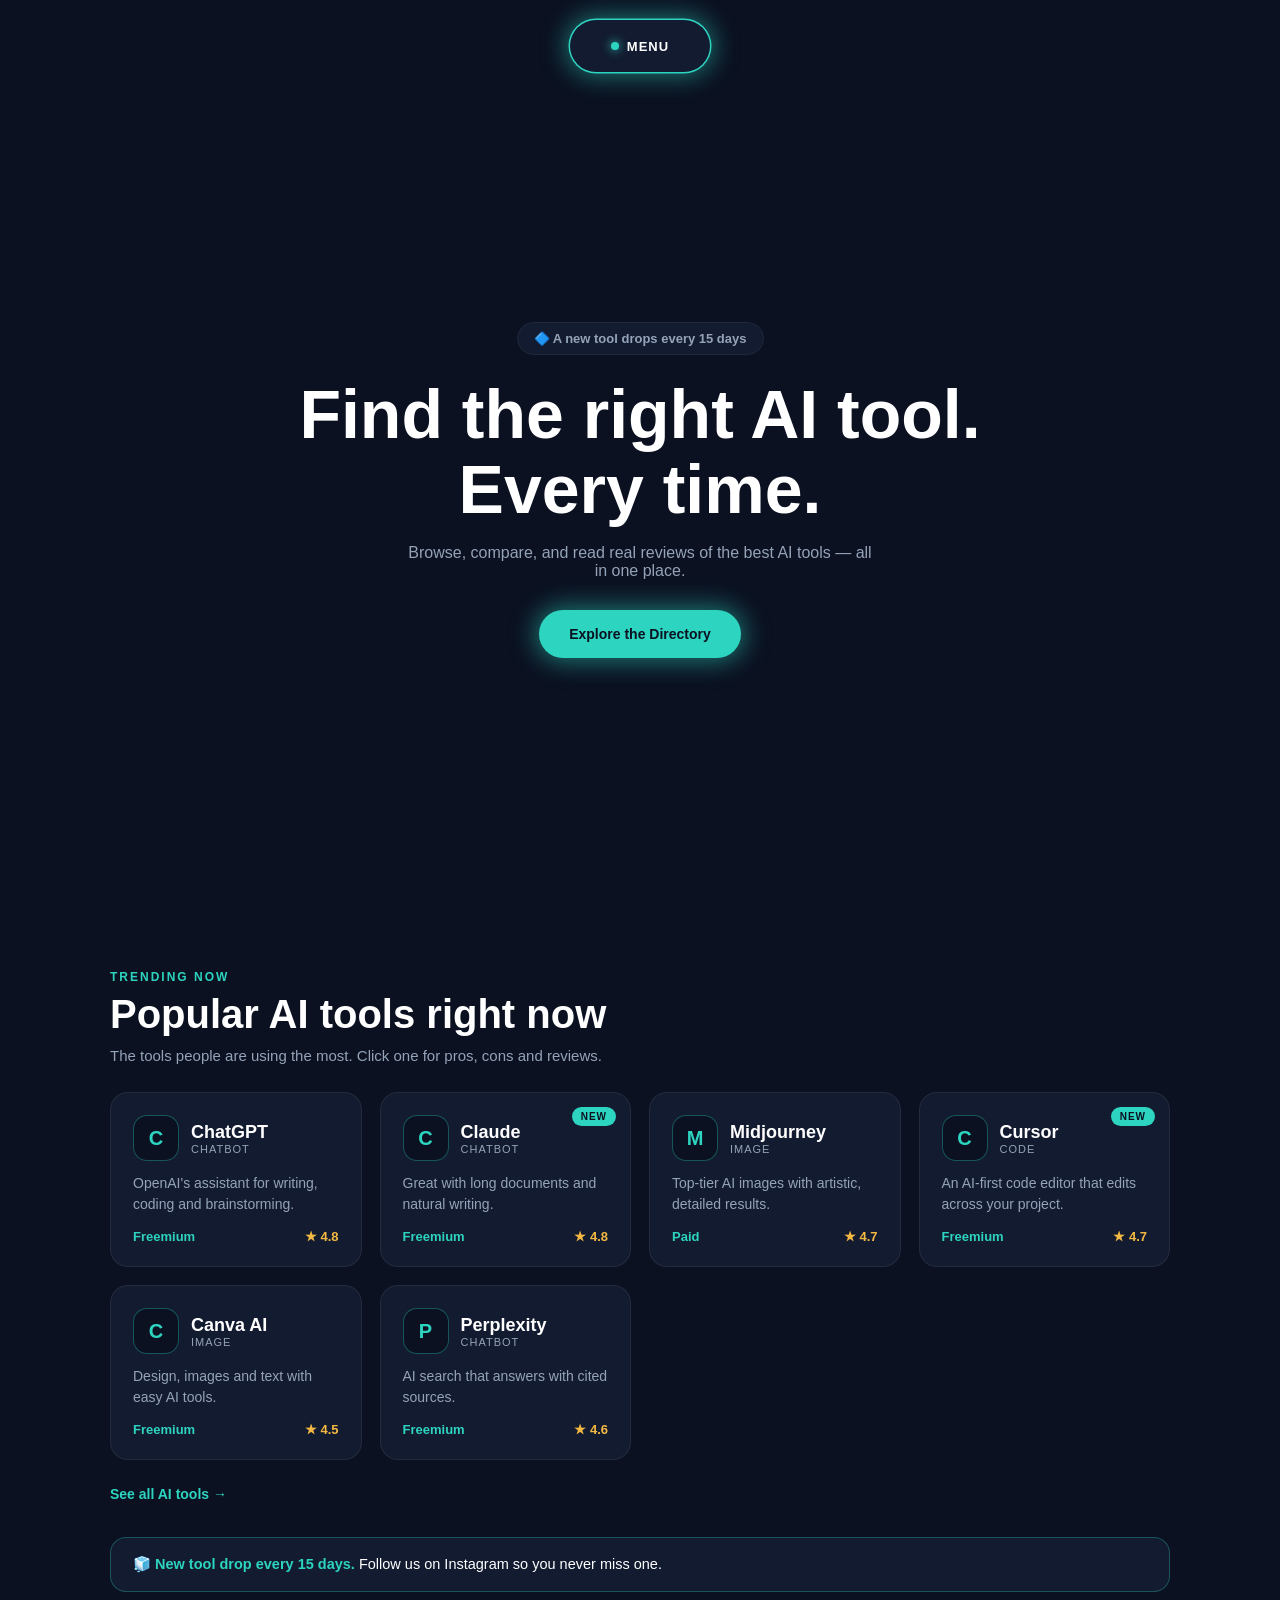
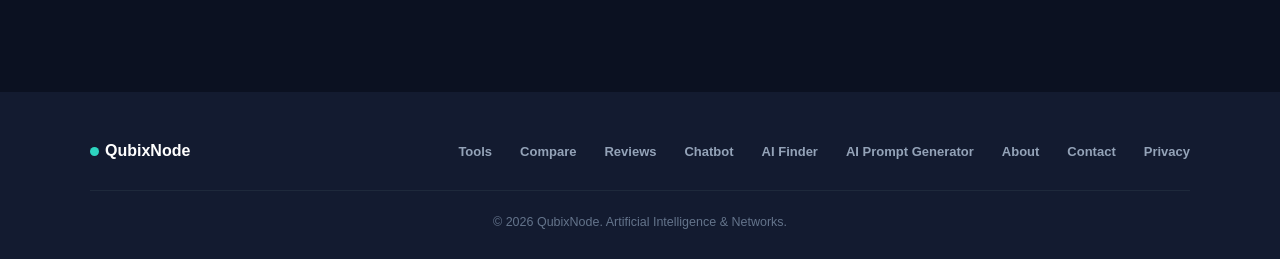
<file: index.html>
<!DOCTYPE html>
<html lang="en">
<head>
<meta charset="UTF-8">
<meta name="viewport" content="width=device-width, initial-scale=1.0">
<title>QubixNode — AI Tool Directory</title>
<link rel="stylesheet" href="style.css">
</head>
<body>

<!-- ===== NAVBAR (Dynamic Island style) ===== -->
<header class="nav-wrapper" id="navWrapper">
  <div class="nav-pill" id="navPill">

    <a href="index.html" class="nav-logo">
      <span class="logo-dot"></span> QubixNode
    </a>

    <nav class="nav-links">
      <div class="nav-item" data-menu="tools">
        <span>TOOLS</span>
        <svg class="chevron" width="10" height="6" viewBox="0 0 10 6"><path d="M1 1L5 5L9 1" stroke="currentColor" stroke-width="1.5" fill="none"/></svg>
      </div>
      <div class="nav-item" data-menu="compare">
        <span>COMPARE</span>
        <svg class="chevron" width="10" height="6" viewBox="0 0 10 6"><path d="M1 1L5 5L9 1" stroke="currentColor" stroke-width="1.5" fill="none"/></svg>
      </div>
      <div class="nav-item" data-menu="reviews">
        <span>REVIEWS</span>
        <svg class="chevron" width="10" height="6" viewBox="0 0 10 6"><path d="M1 1L5 5L9 1" stroke="currentColor" stroke-width="1.5" fill="none"/></svg>
      </div>
      <a href="chatbot.html" class="nav-item">
        <span>CHATBOT</span>
      </a>
    </nav>

    <a href="tools.html" class="nav-cta">EXPLORE TOOLS →</a>

    <div class="nav-collapsed-label">
      <span class="pulse-dot"></span> MENU
    </div>

  </div>

  <!-- ===== MEGA MENU PANELS ===== -->
  <div class="mega-menu" id="megaMenu">

    <div class="mega-panel" data-panel="tools">
      <div class="mega-head">
        <span class="mega-eyebrow">TOOLS</span>
        <h2>Find the right AI tool, fast</h2>
        <p>Browse the directory by category, or search for exactly what you need.</p>
      </div>
      <div class="mega-cols">
        <div class="mega-col">
          <h4>BROWSE BY CATEGORY</h4>
          <a href="tools.html?cat=writing">✍️ Writing & Content</a>
          <a href="tools.html?cat=image">🎨 Image & Design</a>
          <a href="tools.html?cat=code">💻 Code & Dev</a>
          <a href="tools.html?cat=video">🎬 Video & Audio</a>
          <a href="tools.html?cat=productivity">📊 Productivity</a>
          <a href="tools.html?cat=chatbots">🤖 Chatbots</a>
        </div>
        <div class="mega-col highlight-card">
          <span class="hc-tag">NEW DROP</span>
          <div class="hc-number">15</div>
          <span class="hc-label">DAYS BETWEEN NEW TOOLS</span>
          <a href="tools.html" class="hc-link">See What's New →</a>
        </div>
      </div>
    </div>

    <div class="mega-panel" data-panel="compare">
      <div class="mega-head">
        <span class="mega-eyebrow">COMPARE</span>
        <h2>Compare any 2</h2>
        <p>AI tools, laptops, phones, headphones — pick two and see them side by side.</p>
      </div>
      <div class="mega-cols">
        <div class="mega-col">
          <a href="compare.html">⚖️ Start a Comparison</a>
        </div>
      </div>
    </div>

    <div class="mega-panel" data-panel="reviews">
      <div class="mega-head">
        <span class="mega-eyebrow">REVIEWS</span>
        <h2>What people are saying</h2>
        <p>Real ratings and reviews for every tool in the directory.</p>
      </div>
      <div class="mega-cols">
        <div class="mega-col">
          <a href="reviews.html">⭐ Browse All Reviews</a>
        </div>
      </div>
    </div>

  </div>
</header>

<!-- ===== HERO ===== -->
<main class="hero">
  <span class="hero-badge">🔷 A new tool drops every 15 days</span>
  <h1>Find the right AI tool.<br>Every time.</h1>
  <p>Browse, compare, and read real reviews of the best AI tools — all in one place.</p>
  <a href="tools.html" class="hero-cta">Explore the Directory</a>
</main>

<!-- ===== FOOTER ===== -->
 <section class="trending-section">
<style>
.trending-section{max-width:1100px;margin:0 auto;padding:70px 20px 40px}
.trending-eyebrow{color:var(--teal);font-size:12px;font-weight:800;letter-spacing:2px}
.trending-title{color:var(--white);font-size:clamp(28px,4vw,40px);margin:8px 0 10px}
.trending-sub{color:var(--slate);font-size:15px;margin-bottom:28px}
.trending-grid{display:grid;grid-template-columns:repeat(auto-fit,minmax(240px,1fr));gap:18px}
.trend-card{display:block;background:var(--navy-light);border:1px solid rgba(255,255,255,.07);border-radius:18px;padding:22px;color:var(--white);position:relative;transition:transform .2s ease,border-color .2s ease,box-shadow .2s ease}
.trend-card:hover{transform:translateY(-4px);border-color:rgba(45,212,191,.5);box-shadow:0 0 22px rgba(45,212,191,.18)}
.trend-top{display:flex;align-items:center;gap:12px;margin-bottom:12px}
.trend-icon{width:46px;height:46px;border-radius:14px;background:var(--navy);border:1px solid rgba(45,212,191,.35);display:flex;align-items:center;justify-content:center;font-weight:800;font-size:20px;color:var(--teal)}
.trend-name{font-size:18px;font-weight:800}
.trend-cat{font-size:11px;color:var(--slate);letter-spacing:1px;text-transform:uppercase}
.trend-desc{color:var(--slate);font-size:14px;line-height:1.5;margin-bottom:14px}
.trend-meta{display:flex;justify-content:space-between;font-size:13px;font-weight:700}
.trend-meta .price{color:var(--teal)}
.trend-meta .rate{color:#f4b942}
.trend-new{position:absolute;top:14px;right:14px;background:var(--teal);color:var(--navy);font-size:10px;font-weight:800;letter-spacing:1px;padding:4px 9px;border-radius:999px}
.trending-more{display:inline-block;margin-top:26px;color:var(--teal);font-weight:800;font-size:14px}
.drop-strip{margin-top:34px;background:var(--navy-light);border:1px solid rgba(45,212,191,.3);border-radius:16px;padding:18px 22px;color:var(--white);font-size:14.5px}
.drop-strip b{color:var(--teal)}
</style>
<div class="trending-eyebrow">TRENDING NOW</div>
<h2 class="trending-title">Popular AI tools right now</h2>
<p class="trending-sub">The tools people are using the most. Click one for pros, cons and reviews.</p>
<div class="trending-grid">
  <a class="trend-card" href="tool.html?slug=chatgpt"><div class="trend-top"><div class="trend-icon">C</div><div><div class="trend-name">ChatGPT</div><div class="trend-cat">Chatbot</div></div></div><p class="trend-desc">OpenAI's assistant for writing, coding and brainstorming.</p><div class="trend-meta"><span class="price">Freemium</span><span class="rate">★ 4.8</span></div></a>
  <a class="trend-card" href="tool.html?slug=claude"><span class="trend-new">NEW</span><div class="trend-top"><div class="trend-icon">C</div><div><div class="trend-name">Claude</div><div class="trend-cat">Chatbot</div></div></div><p class="trend-desc">Great with long documents and natural writing.</p><div class="trend-meta"><span class="price">Freemium</span><span class="rate">★ 4.8</span></div></a>
  <a class="trend-card" href="tool.html?slug=midjourney"><div class="trend-top"><div class="trend-icon">M</div><div><div class="trend-name">Midjourney</div><div class="trend-cat">Image</div></div></div><p class="trend-desc">Top-tier AI images with artistic, detailed results.</p><div class="trend-meta"><span class="price">Paid</span><span class="rate">★ 4.7</span></div></a>
  <a class="trend-card" href="tool.html?slug=cursor"><span class="trend-new">NEW</span><div class="trend-top"><div class="trend-icon">C</div><div><div class="trend-name">Cursor</div><div class="trend-cat">Code</div></div></div><p class="trend-desc">An AI-first code editor that edits across your project.</p><div class="trend-meta"><span class="price">Freemium</span><span class="rate">★ 4.7</span></div></a>
  <a class="trend-card" href="tool.html?slug=canva-ai"><div class="trend-top"><div class="trend-icon">C</div><div><div class="trend-name">Canva AI</div><div class="trend-cat">Image</div></div></div><p class="trend-desc">Design, images and text with easy AI tools.</p><div class="trend-meta"><span class="price">Freemium</span><span class="rate">★ 4.5</span></div></a>
  <a class="trend-card" href="tool.html?slug=perplexity"><div class="trend-top"><div class="trend-icon">P</div><div><div class="trend-name">Perplexity</div><div class="trend-cat">Chatbot</div></div></div><p class="trend-desc">AI search that answers with cited sources.</p><div class="trend-meta"><span class="price">Freemium</span><span class="rate">★ 4.6</span></div></a>
</div>
<a class="trending-more" href="tools.html">See all AI tools →</a>
<div class="drop-strip">🧊 <b>New tool drop every 15 days.</b> Follow us on Instagram so you never miss one.</div>
</section>

<footer class="footer">
  <div class="footer-top">
    <div class="footer-brand">
      <span class="logo-dot"></span> QubixNode
    </div>
    <div class="footer-links">
      <a href="tools.html">Tools</a>
      <a href="compare.html">Compare</a>
      <a href="reviews.html">Reviews</a>
      <a href="chatbot.html">Chatbot</a>
    </div>
  </div>
  <p class="footer-bottom">© 2026 QubixNode. Artificial Intelligence & Networks.</p>
</footer>
<script src="script.js"></script>
</body>
</html>
</file>
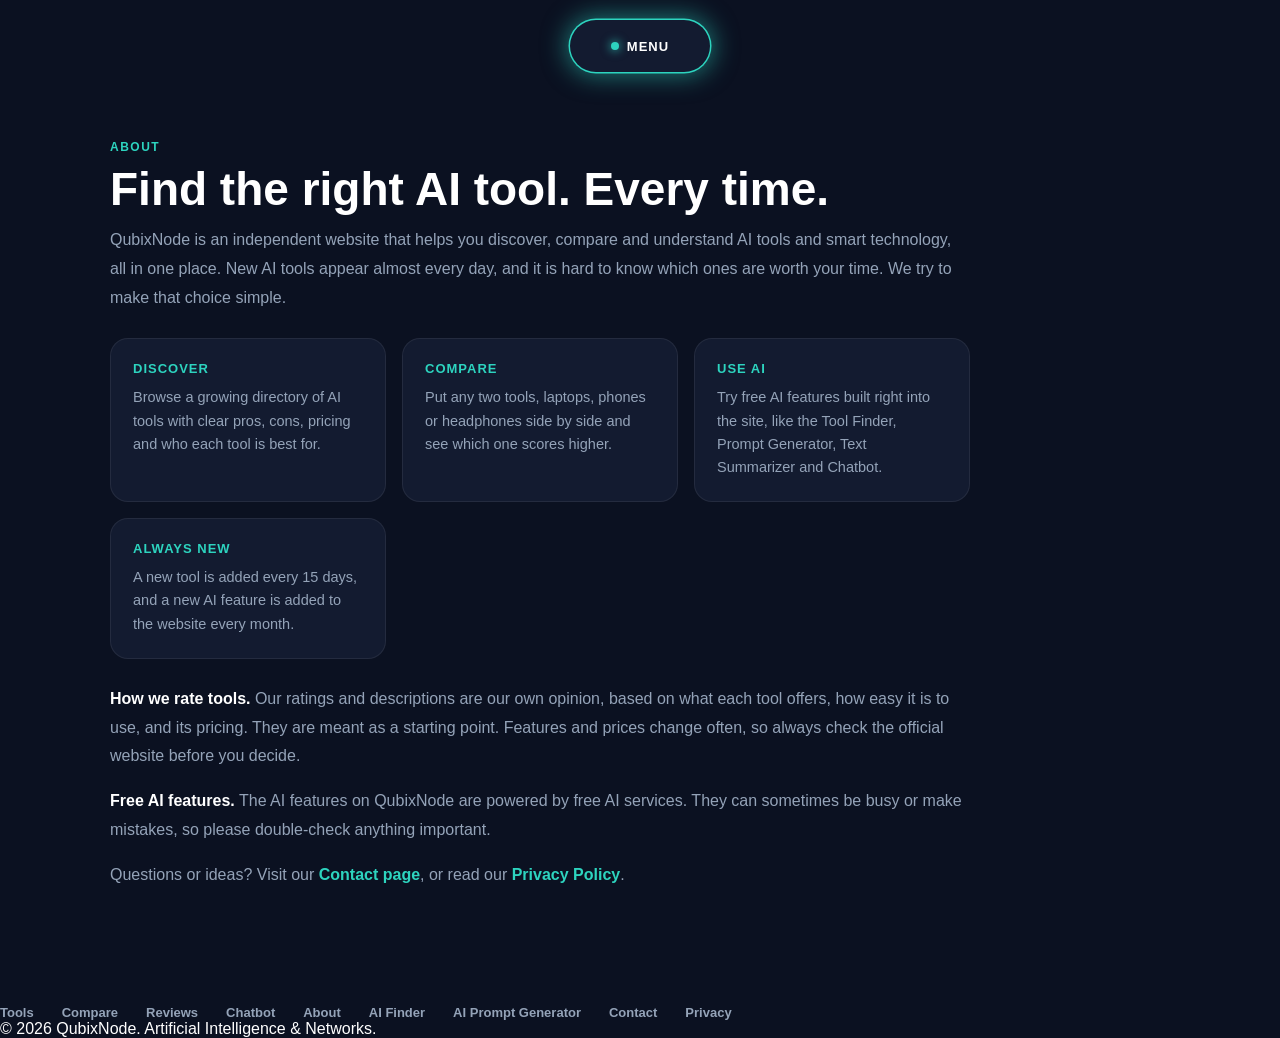
<file: about.html>
<!DOCTYPE html>
<html lang="en">
<head>
<meta charset="UTF-8">
<meta name="viewport" content="width=device-width, initial-scale=1.0">
<title>About — QubixNode</title>
<meta name="description" content="About QubixNode: an independent guide to AI tools and smart tech.">
<link rel="stylesheet" href="style.css">
<style>
.ft-wrap{max-width:760px}
.ft-wrap h1{color:var(--white);font-size:clamp(30px,5vw,46px);margin:8px 0 10px}
.ab-grid{display:grid;grid-template-columns:repeat(auto-fit,minmax(230px,1fr));gap:16px;margin:26px 0}
.ab-card{background:var(--navy-light);border:1px solid rgba(255,255,255,.07);border-radius:18px;padding:22px;color:var(--white)}
.ab-card h3{color:var(--teal);font-size:13px;letter-spacing:1px;margin-bottom:10px}
.ab-card p{color:var(--slate);font-size:14.5px;line-height:1.6}
.ab-text{color:var(--slate);line-height:1.8;font-size:16px;margin-bottom:16px}
.ab-text a{color:var(--teal);font-weight:700}
</style>
</head>
<body>

<header class="nav-wrapper" id="navWrapper">
  <div class="nav-pill" id="navPill">
    <a href="index.html" class="nav-logo"><span class="logo-dot"></span> QubixNode</a>
    <nav class="nav-links">
      <div class="nav-item" data-menu="tools"><span>TOOLS</span><svg class="chevron" width="10" height="6" viewBox="0 0 10 6"><path d="M1 1L5 5L9 1" stroke="currentColor" stroke-width="1.5" fill="none"/></svg></div>
      <div class="nav-item" data-menu="compare"><span>COMPARE</span><svg class="chevron" width="10" height="6" viewBox="0 0 10 6"><path d="M1 1L5 5L9 1" stroke="currentColor" stroke-width="1.5" fill="none"/></svg></div>
      <div class="nav-item" data-menu="reviews"><span>REVIEWS</span><svg class="chevron" width="10" height="6" viewBox="0 0 10 6"><path d="M1 1L5 5L9 1" stroke="currentColor" stroke-width="1.5" fill="none"/></svg></div>
      <a href="chatbot.html" class="nav-item"><span>CHATBOT</span></a>
    </nav>
    <a href="tools.html" class="nav-cta">EXPLORE TOOLS →</a>
    <div class="nav-collapsed-label"><span class="pulse-dot"></span> MENU</div>
  </div>
  <div class="mega-menu" id="megaMenu">
    <div class="mega-panel" data-panel="tools"><div class="mega-head"><span class="mega-eyebrow">TOOLS</span><h2>AI Tool Directory</h2><p>Browse the best AI tools by category.</p></div>
      <div class="mega-cols"><div class="mega-col"><h4>CATEGORIES</h4>
        <a href="tools.html?cat=writing">Writing</a><a href="tools.html?cat=image">Image</a><a href="tools.html?cat=code">Code</a><a href="tools.html?cat=video">Video</a><a href="tools.html?cat=productivity">Productivity</a><a href="tools.html?cat=chatbots">Chatbots</a></div></div></div>
    <div class="mega-panel" data-panel="compare"><div class="mega-head"><span class="mega-eyebrow">COMPARE</span><h2>Compare any two</h2><p>AI tools, laptops, phones and headphones head to head.</p></div>
      <div class="mega-cols"><div class="mega-col"><h4>START</h4><a href="compare.html">Open comparison</a></div></div></div>
    <div class="mega-panel" data-panel="reviews"><div class="mega-head"><span class="mega-eyebrow">REVIEWS</span><h2>Honest reviews</h2><p>See what people think of each tool.</p></div>
      <div class="mega-cols"><div class="mega-col"><h4>READ</h4><a href="reviews.html">All reviews</a></div></div></div>
  </div>
</header>

<main class="page-content">
  <div class="ft-wrap" style="max-width:860px">
    <div class="section-eyebrow">ABOUT</div>
    <h1>Find the right AI tool. Every time.</h1>
    <p class="ab-text">QubixNode is an independent website that helps you discover, compare and understand AI tools and smart technology, all in one place. New AI tools appear almost every day, and it is hard to know which ones are worth your time. We try to make that choice simple.</p>
    <div class="ab-grid">
      <div class="ab-card"><h3>DISCOVER</h3><p>Browse a growing directory of AI tools with clear pros, cons, pricing and who each tool is best for.</p></div>
      <div class="ab-card"><h3>COMPARE</h3><p>Put any two tools, laptops, phones or headphones side by side and see which one scores higher.</p></div>
      <div class="ab-card"><h3>USE AI</h3><p>Try free AI features built right into the site, like the Tool Finder, Prompt Generator, Text Summarizer and Chatbot.</p></div>
      <div class="ab-card"><h3>ALWAYS NEW</h3><p>A new tool is added every 15 days, and a new AI feature is added to the website every month.</p></div>
    </div>
    <p class="ab-text"><b style="color:var(--white)">How we rate tools.</b> Our ratings and descriptions are our own opinion, based on what each tool offers, how easy it is to use, and its pricing. They are meant as a starting point. Features and prices change often, so always check the official website before you decide.</p>
    <p class="ab-text"><b style="color:var(--white)">Free AI features.</b> The AI features on QubixNode are powered by free AI services. They can sometimes be busy or make mistakes, so please double-check anything important.</p>
    <p class="ab-text">Questions or ideas? Visit our <a href="contact.html">Contact page</a>, or read our <a href="privacy.html">Privacy Policy</a>.</p>
  </div>
</main>

<footer class="site-footer">
  <div class="footer-links"><a href="tools.html">Tools</a> <a href="compare.html">Compare</a> <a href="reviews.html">Reviews</a> <a href="chatbot.html">Chatbot</a> <a href="about.html">About</a></div>
  <p>© 2026 QubixNode. Artificial Intelligence &amp; Networks.</p>
</footer>

<script src="script.js"></script>
</body>
</html>
</file>
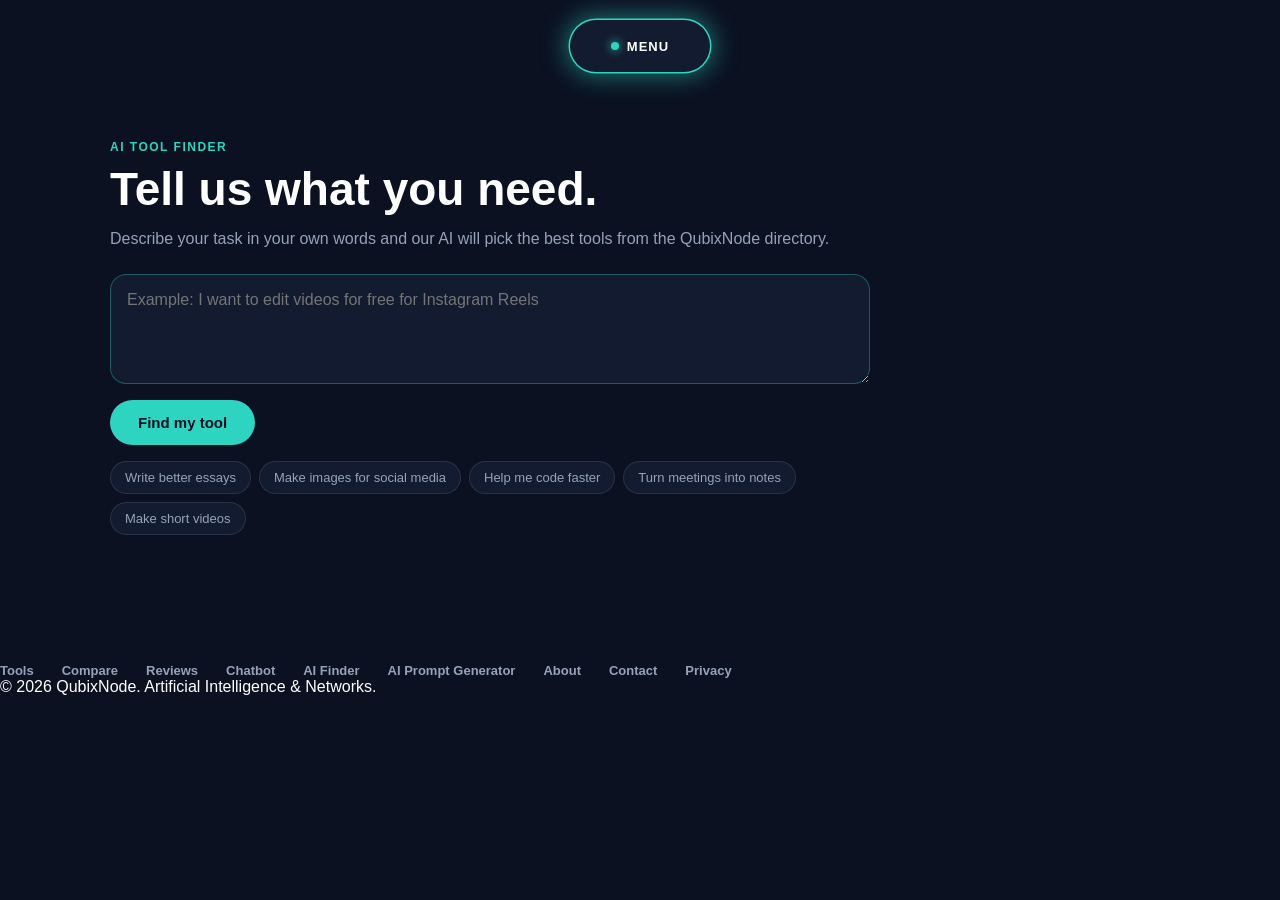
<file: ai-finder.html>
<!DOCTYPE html>
<html lang="en">
<head>
<meta charset="UTF-8">
<meta name="viewport" content="width=device-width, initial-scale=1.0">
<title>AI Tool Finder — QubixNode</title>
<meta name="description" content="Describe what you need and AI recommends the best tool.">
<link rel="stylesheet" href="style.css">
<style>
.ft-wrap{max-width:760px}
.ft-wrap h1{color:var(--white);font-size:clamp(30px,5vw,46px);margin:8px 0 10px}
.ft-wrap>p{color:var(--slate);line-height:1.6;margin-bottom:22px}
.ft-box textarea{width:100%;min-height:110px;background:var(--navy-light);color:var(--white);border:1px solid rgba(45,212,191,.35);border-radius:16px;padding:16px;font:inherit;font-size:16px;resize:vertical}
.ft-box textarea:focus{outline:none;border-color:var(--teal);box-shadow:0 0 18px rgba(45,212,191,.2)}
.ft-btn{margin-top:12px;background:var(--teal);color:var(--navy);font-weight:800;border:0;border-radius:999px;padding:14px 28px;cursor:pointer;font-size:15px}
.ft-btn:disabled{opacity:.6;cursor:wait}
.ft-chips{display:flex;gap:8px;flex-wrap:wrap;margin:16px 0 4px}
.ft-chips button{background:var(--navy-light);color:var(--slate);border:1px solid rgba(255,255,255,.1);border-radius:999px;padding:8px 14px;cursor:pointer;font:inherit;font-size:13px}
.ft-chips button:hover{color:var(--teal);border-color:var(--teal)}
#ftResults{margin-top:28px;display:grid;gap:14px}
.ft-msg{color:var(--slate);line-height:1.6}
.ft-card{display:block;background:var(--navy-light);border:1px solid rgba(45,212,191,.3);border-radius:18px;padding:20px;color:var(--white);transition:transform .2s,box-shadow .2s}
.ft-card:hover{transform:translateY(-3px);box-shadow:0 0 22px rgba(45,212,191,.18)}
.ft-top{display:flex;align-items:center;gap:12px;margin-bottom:10px}
.ft-icon{width:44px;height:44px;border-radius:12px;background:var(--navy);border:1px solid rgba(45,212,191,.35);display:flex;align-items:center;justify-content:center;font-weight:800;color:var(--teal)}
.ft-name{font-size:18px;font-weight:800}
.ft-tag{font-size:12px;color:var(--teal);font-weight:700}
.ft-why{color:#cbd5e1;line-height:1.5;font-size:14.5px}
.ft-go{display:inline-block;margin-top:10px;color:var(--teal);font-weight:800;font-size:13px}
</style>
</head>
<body>

<header class="nav-wrapper" id="navWrapper">
  <div class="nav-pill" id="navPill">
    <a href="index.html" class="nav-logo"><span class="logo-dot"></span> QubixNode</a>
    <nav class="nav-links">
      <div class="nav-item" data-menu="tools"><span>TOOLS</span><svg class="chevron" width="10" height="6" viewBox="0 0 10 6"><path d="M1 1L5 5L9 1" stroke="currentColor" stroke-width="1.5" fill="none"/></svg></div>
      <div class="nav-item" data-menu="compare"><span>COMPARE</span><svg class="chevron" width="10" height="6" viewBox="0 0 10 6"><path d="M1 1L5 5L9 1" stroke="currentColor" stroke-width="1.5" fill="none"/></svg></div>
      <div class="nav-item" data-menu="reviews"><span>REVIEWS</span><svg class="chevron" width="10" height="6" viewBox="0 0 10 6"><path d="M1 1L5 5L9 1" stroke="currentColor" stroke-width="1.5" fill="none"/></svg></div>
      <a href="chatbot.html" class="nav-item"><span>CHATBOT</span></a>
    </nav>
    <a href="tools.html" class="nav-cta">EXPLORE TOOLS →</a>
    <div class="nav-collapsed-label"><span class="pulse-dot"></span> MENU</div>
  </div>
  <div class="mega-menu" id="megaMenu">
    <div class="mega-panel" data-panel="tools"><div class="mega-head"><span class="mega-eyebrow">TOOLS</span><h2>AI Tool Directory</h2><p>Browse the best AI tools by category.</p></div>
      <div class="mega-cols"><div class="mega-col"><h4>CATEGORIES</h4>
        <a href="tools.html?cat=writing">Writing</a><a href="tools.html?cat=image">Image</a><a href="tools.html?cat=code">Code</a><a href="tools.html?cat=video">Video</a><a href="tools.html?cat=productivity">Productivity</a><a href="tools.html?cat=chatbots">Chatbots</a></div></div></div>
    <div class="mega-panel" data-panel="compare"><div class="mega-head"><span class="mega-eyebrow">COMPARE</span><h2>Compare any two</h2><p>AI tools, laptops, phones and headphones head to head.</p></div>
      <div class="mega-cols"><div class="mega-col"><h4>START</h4><a href="compare.html">Open comparison</a></div></div></div>
    <div class="mega-panel" data-panel="reviews"><div class="mega-head"><span class="mega-eyebrow">REVIEWS</span><h2>Honest reviews</h2><p>See what people think of each tool.</p></div>
      <div class="mega-cols"><div class="mega-col"><h4>READ</h4><a href="reviews.html">All reviews</a></div></div></div>
  </div>
</header>

<main class="page-content">
  <div class="ft-wrap">
    <div class="section-eyebrow">AI TOOL FINDER</div>
    <h1>Tell us what you need.</h1>
    <p>Describe your task in your own words and our AI will pick the best tools from the QubixNode directory.</p>
    <div class="ft-box">
      <textarea id="ftInput" maxlength="300" placeholder="Example: I want to edit videos for free for Instagram Reels"></textarea>
      <button class="ft-btn" id="ftBtn">Find my tool</button>
    </div>
    <div class="ft-chips" id="ftChips">
      <button>Write better essays</button>
      <button>Make images for social media</button>
      <button>Help me code faster</button>
      <button>Turn meetings into notes</button>
      <button>Make short videos</button>
    </div>
    <div id="ftResults"></div>
  </div>
</main>

<footer class="site-footer">
  <div class="footer-links"><a href="tools.html">Tools</a> <a href="compare.html">Compare</a> <a href="reviews.html">Reviews</a> <a href="chatbot.html">Chatbot</a></div>
  <p>© 2026 QubixNode. Artificial Intelligence &amp; Networks.</p>
</footer>

<script>
const WORKER_URL = 'https://qubixnode-chat.muhammadgulsher343.workers.dev/';
const TOOLS = {
 "chatgpt":["ChatGPT","Chatbot","Freemium","General assistant for writing, coding and brainstorming"],
 "claude":["Claude","Chatbot","Freemium","Long documents, careful reasoning, natural writing"],
 "gemini":["Gemini","Chatbot","Freemium","Google's assistant connected to Search, Gmail and Docs"],
 "perplexity":["Perplexity","Chatbot","Freemium","AI search with cited sources, quick research"],
 "grammarly":["Grammarly","Writing","Freemium","Fixes grammar, tone and clarity while you type"],
 "jasper":["Jasper","Writing","Paid","Marketing copy and brand-voice content"],
 "midjourney":["Midjourney","Image","Paid","Artistic, high-quality AI images"],
 "canva-ai":["Canva AI","Image","Freemium","Design, images and social media graphics with AI"],
 "github-copilot":["GitHub Copilot","Code","Paid","AI code suggestions inside your editor"],
 "cursor":["Cursor","Code","Freemium","AI-first code editor that edits whole projects"],
 "runway":["Runway","Video","Freemium","AI video generation and editing"],
 "pika":["Pika","Video","Freemium","Simple short AI video clips"],
 "notion-ai":["Notion AI","Productivity","Paid","Summaries and drafts inside Notion notes"],
 "otter":["Otter.ai","Productivity","Freemium","Records, transcribes and summarizes meetings"],
 "copilot":["Microsoft Copilot","Productivity","Freemium","Assistant for the web and Microsoft Office apps"]
};
function esc(s){return String(s).replace(/[&<>"']/g,c=>({'&':'&amp;','<':'&lt;','>':'&gt;','"':'&quot;',"'":'&#39;'}[c]));}
const input=document.getElementById('ftInput'), btn=document.getElementById('ftBtn'), out=document.getElementById('ftResults');

function buildPrompt(need){
  const list=Object.keys(TOOLS).map(k=>k+' | '+TOOLS[k].join(' | ')).join('\n');
  return 'You are the QubixNode AI Tool Finder. Pick the 1 to 3 best tools for the user need, using ONLY tools from this list (format: slug | name | category | price | what it does):\n'+list+'\n\nUser need: '+need+'\n\nReply with ONLY lines in exactly this format, with no other text: slug|one short sentence on why it fits. Use the slug exactly as written. If nothing fits, reply with only: NONE';
}
function parse(text){
  const res=[];
  text.split('\n').forEach(line=>{
    const clean=line.replace(/\*\*/g,'').replace(/^[\s*\-\u2022\d.)]+/,'').trim();
    const m=clean.match(/^([a-z0-9-]+)\s*\|\s*(.+)$/i);
    if(m){ const slug=m[1].toLowerCase(); if(TOOLS[slug] && !res.some(r=>r.slug===slug)) res.push({slug:slug,why:m[2].trim()}); }
  });
  return res.slice(0,3);
}
async function find(){
  const need=input.value.trim();
  if(need.length<4){ out.innerHTML='<div class="ft-msg">Please describe what you need in a few words.</div>'; return; }
  btn.disabled=true; btn.textContent='Finding...';
  out.innerHTML='<div class="ft-msg">Searching the directory...</div>';
  try{
    const r=await fetch(WORKER_URL,{method:'POST',headers:{'Content-Type':'application/json'},body:JSON.stringify({message:buildPrompt(need)})});
    const data=await r.json();
    const picks=parse(String(data.reply||''));
    if(!picks.length){
      out.innerHTML='<div class="ft-msg">We could not find a perfect match. Try describing it a little differently, or <a href="tools.html" style="color:var(--teal)">browse the full directory</a>.</div>';
    } else {
      out.innerHTML=picks.map(p=>{const t=TOOLS[p.slug];return '<a class="ft-card" href="tool.html?slug='+p.slug+'"><div class="ft-top"><div class="ft-icon">'+esc(t[0][0])+'</div><div><div class="ft-name">'+esc(t[0])+'</div><div class="ft-tag">'+esc(t[1])+' \u2022 '+esc(t[2])+'</div></div></div><div class="ft-why">'+esc(p.why)+'</div><span class="ft-go">See pros, cons &amp; reviews \u2192</span></a>';}).join('');
    }
  }catch(e){
    out.innerHTML='<div class="ft-msg">Something went wrong. Please try again in a moment.</div>';
  }
  btn.disabled=false; btn.textContent='Find my tool';
}
btn.addEventListener('click',find);
input.addEventListener('keydown',e=>{ if(e.key==='Enter' && !e.shiftKey){ e.preventDefault(); find(); } });
document.querySelectorAll('#ftChips button').forEach(b=>b.addEventListener('click',()=>{ input.value=b.textContent; find(); }));
</script>
<script src="script.js"></script>
</body>
</html>
</file>
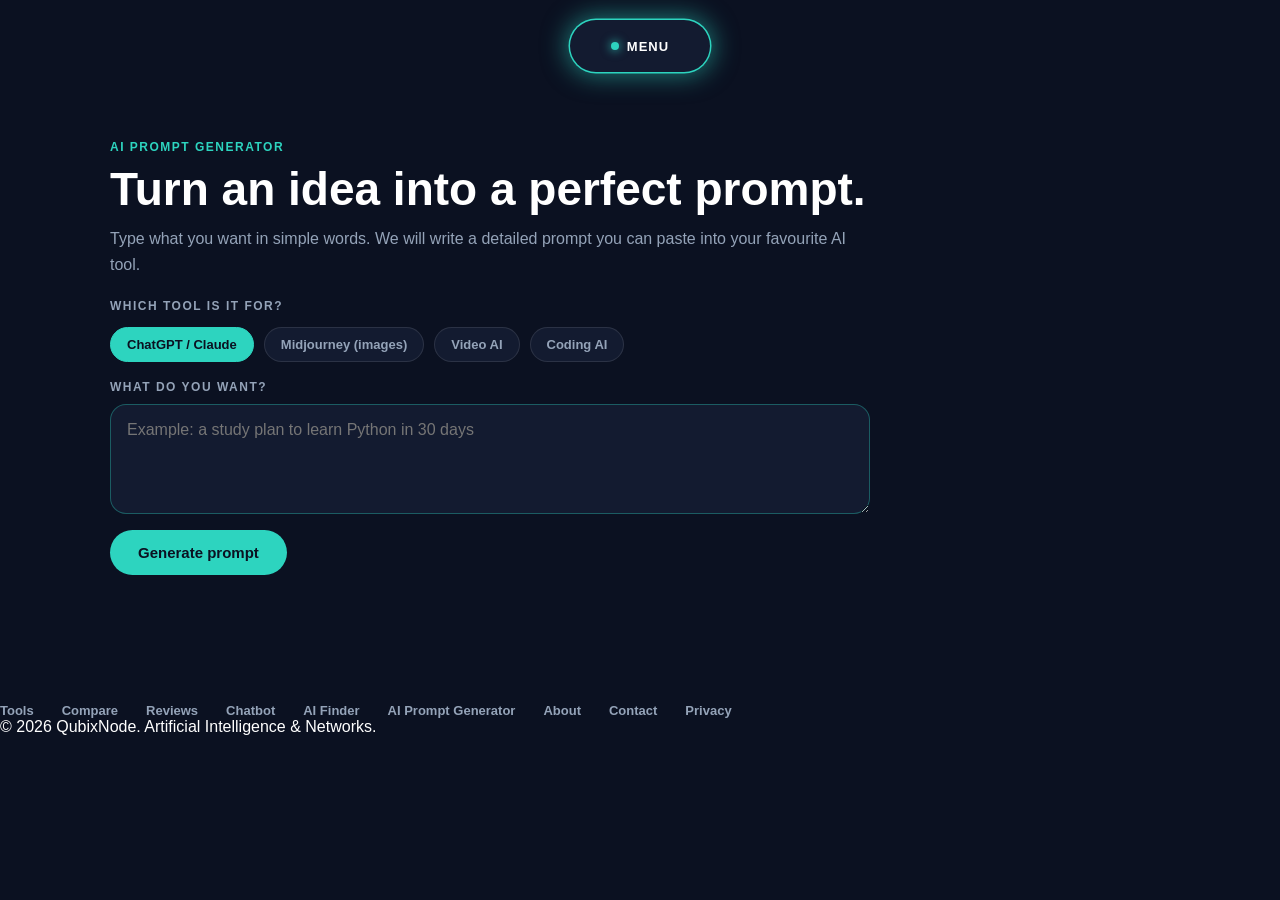
<file: ai-prompt.html>
<!DOCTYPE html>
<html lang="en">
<head>
<meta charset="UTF-8">
<meta name="viewport" content="width=device-width, initial-scale=1.0">
<title>AI Prompt Generator — QubixNode</title>
<meta name="description" content="Turn a simple idea into a ready-to-use AI prompt.">
<link rel="stylesheet" href="style.css">
<style>
.ft-wrap{max-width:760px}
.ft-wrap h1{color:var(--white);font-size:clamp(30px,5vw,46px);margin:8px 0 10px}
.ft-wrap>p{color:var(--slate);line-height:1.6;margin-bottom:22px}
.ft-box textarea{width:100%;min-height:110px;background:var(--navy-light);color:var(--white);border:1px solid rgba(45,212,191,.35);border-radius:16px;padding:16px;font:inherit;font-size:16px;resize:vertical}
.ft-box textarea:focus{outline:none;border-color:var(--teal);box-shadow:0 0 18px rgba(45,212,191,.2)}
.ft-btn{margin-top:12px;background:var(--teal);color:var(--navy);font-weight:800;border:0;border-radius:999px;padding:14px 28px;cursor:pointer;font-size:15px}
.ft-btn:disabled{opacity:.6;cursor:wait}
.ft-msg{color:var(--slate);line-height:1.6}
.pg-row{display:flex;gap:10px;flex-wrap:wrap;margin:14px 0 4px}
.pg-row button{background:var(--navy-light);color:var(--slate);border:1px solid rgba(255,255,255,.1);border-radius:999px;padding:9px 16px;cursor:pointer;font:inherit;font-size:13px;font-weight:700}
.pg-row button.active{background:var(--teal);color:var(--navy);border-color:var(--teal)}
.pg-label{color:var(--slate);font-size:12px;letter-spacing:1.5px;font-weight:800;margin-top:18px}
#pgResult{margin-top:28px}
.pg-out{background:var(--navy-light);border:1px solid rgba(45,212,191,.3);border-radius:18px;padding:20px;color:#e2e8f0;line-height:1.65;font-size:15px;white-space:pre-wrap;word-wrap:break-word}
.pg-copy{margin-top:12px;background:transparent;color:var(--teal);border:1px solid var(--teal);border-radius:999px;padding:10px 22px;font-weight:800;cursor:pointer;font-size:14px}
</style>
</head>
<body>

<header class="nav-wrapper" id="navWrapper">
  <div class="nav-pill" id="navPill">
    <a href="index.html" class="nav-logo"><span class="logo-dot"></span> QubixNode</a>
    <nav class="nav-links">
      <div class="nav-item" data-menu="tools"><span>TOOLS</span><svg class="chevron" width="10" height="6" viewBox="0 0 10 6"><path d="M1 1L5 5L9 1" stroke="currentColor" stroke-width="1.5" fill="none"/></svg></div>
      <div class="nav-item" data-menu="compare"><span>COMPARE</span><svg class="chevron" width="10" height="6" viewBox="0 0 10 6"><path d="M1 1L5 5L9 1" stroke="currentColor" stroke-width="1.5" fill="none"/></svg></div>
      <div class="nav-item" data-menu="reviews"><span>REVIEWS</span><svg class="chevron" width="10" height="6" viewBox="0 0 10 6"><path d="M1 1L5 5L9 1" stroke="currentColor" stroke-width="1.5" fill="none"/></svg></div>
      <a href="chatbot.html" class="nav-item"><span>CHATBOT</span></a>
    </nav>
    <a href="tools.html" class="nav-cta">EXPLORE TOOLS →</a>
    <div class="nav-collapsed-label"><span class="pulse-dot"></span> MENU</div>
  </div>
  <div class="mega-menu" id="megaMenu">
    <div class="mega-panel" data-panel="tools"><div class="mega-head"><span class="mega-eyebrow">TOOLS</span><h2>AI Tool Directory</h2><p>Browse the best AI tools by category.</p></div>
      <div class="mega-cols"><div class="mega-col"><h4>CATEGORIES</h4>
        <a href="tools.html?cat=writing">Writing</a><a href="tools.html?cat=image">Image</a><a href="tools.html?cat=code">Code</a><a href="tools.html?cat=video">Video</a><a href="tools.html?cat=productivity">Productivity</a><a href="tools.html?cat=chatbots">Chatbots</a></div></div></div>
    <div class="mega-panel" data-panel="compare"><div class="mega-head"><span class="mega-eyebrow">COMPARE</span><h2>Compare any two</h2><p>AI tools, laptops, phones and headphones head to head.</p></div>
      <div class="mega-cols"><div class="mega-col"><h4>START</h4><a href="compare.html">Open comparison</a></div></div></div>
    <div class="mega-panel" data-panel="reviews"><div class="mega-head"><span class="mega-eyebrow">REVIEWS</span><h2>Honest reviews</h2><p>See what people think of each tool.</p></div>
      <div class="mega-cols"><div class="mega-col"><h4>READ</h4><a href="reviews.html">All reviews</a></div></div></div>
  </div>
</header>

<main class="page-content">
  <div class="ft-wrap">
    <div class="section-eyebrow">AI PROMPT GENERATOR</div>
    <h1>Turn an idea into a perfect prompt.</h1>
    <p>Type what you want in simple words. We will write a detailed prompt you can paste into your favourite AI tool.</p>
    <div class="pg-label">WHICH TOOL IS IT FOR?</div>
    <div class="pg-row" id="pgTools">
      <button class="active">ChatGPT / Claude</button>
      <button>Midjourney (images)</button>
      <button>Video AI</button>
      <button>Coding AI</button>
    </div>
    <div class="pg-label">WHAT DO YOU WANT?</div>
    <div class="ft-box" style="margin-top:10px">
      <textarea id="pgInput" maxlength="300" placeholder="Example: a study plan to learn Python in 30 days"></textarea>
      <button class="ft-btn" id="pgBtn">Generate prompt</button>
    </div>
    <div id="pgResult"></div>
  </div>
</main>

<footer class="site-footer">
  <div class="footer-links"><a href="tools.html">Tools</a> <a href="compare.html">Compare</a> <a href="reviews.html">Reviews</a> <a href="chatbot.html">Chatbot</a></div>
  <p>© 2026 QubixNode. Artificial Intelligence &amp; Networks.</p>
</footer>

<script>
const WORKER_URL = 'https://qubixnode-chat.muhammadgulsher343.workers.dev/';
function esc(s){return String(s).replace(/[&<>"']/g,c=>({'&':'&amp;','<':'&lt;','>':'&gt;','"':'&quot;',"'":'&#39;'}[c]));}
const input=document.getElementById('pgInput'), btn=document.getElementById('pgBtn'), out=document.getElementById('pgResult');
let target='ChatGPT / Claude';
const STYLE={
 'ChatGPT / Claude':'a text AI assistant. Include a role for the AI, clear context, the exact task, step-by-step requirements, the desired output format and tone.',
 'Midjourney (images)':'an AI image generator. Describe the subject, style, lighting, colors, camera angle, mood and quality keywords in one rich paragraph.',
 'Video AI':'an AI video generator. Describe the scene, camera movement, subject action, style, lighting, duration and mood, shot by shot.',
 'Coding AI':'a coding AI assistant. State the language, the goal, inputs and outputs, constraints, and the expected code structure.'
};
document.querySelectorAll('#pgTools button').forEach(b=>b.addEventListener('click',()=>{
  document.querySelectorAll('#pgTools button').forEach(x=>x.classList.remove('active'));
  b.classList.add('active'); target=b.textContent;
}));
function buildPrompt(idea){
  return 'You are a professional prompt engineer. Write ONE ready-to-use prompt for '+STYLE[target]+'\n\nThe user idea: '+idea+'\n\nRules: Output ONLY the finished prompt text, ready to copy and paste. No introduction, no explanation, no markdown symbols like ** or #. Use plain text and simple line breaks. Keep it under 200 words.';
}
function clean(t){ return String(t).replace(/\*\*/g,'').replace(/^#+\s*/gm,'').trim(); }
async function generate(){
  const idea=input.value.trim();
  if(idea.length<4){ out.innerHTML='<div class="ft-msg">Please type your idea in a few words.</div>'; return; }
  btn.disabled=true; btn.textContent='Writing...';
  out.innerHTML='<div class="ft-msg">Writing your prompt...</div>';
  try{
    const r=await fetch(WORKER_URL,{method:'POST',headers:{'Content-Type':'application/json'},body:JSON.stringify({message:buildPrompt(idea)})});
    const data=await r.json();
    const text=clean(data.reply||'');
    if(text.length<10){ out.innerHTML='<div class="ft-msg">The AI is busy right now. Please try again in a few seconds.</div>'; }
    else {
      out.innerHTML='<div class="pg-out" id="pgText">'+esc(text)+'</div><button class="pg-copy" id="pgCopy">Copy prompt</button>';
      document.getElementById('pgCopy').addEventListener('click',()=>{
        const b=document.getElementById('pgCopy');
        const done=()=>{ b.textContent='Copied!'; setTimeout(()=>{b.textContent='Copy prompt';},1500); };
        if(navigator.clipboard&&navigator.clipboard.writeText){ navigator.clipboard.writeText(text).then(done).catch(()=>{}); }
        else { const ta=document.createElement('textarea'); ta.value=text; document.body.appendChild(ta); ta.select(); try{document.execCommand('copy');done();}catch(e){} document.body.removeChild(ta); }
      });
    }
  }catch(e){
    out.innerHTML='<div class="ft-msg">Something went wrong. Please try again in a moment.</div>';
  }
  btn.disabled=false; btn.textContent='Generate prompt';
}
btn.addEventListener('click',generate);
</script>
<script src="script.js"></script>
</body>
</html>
</file>
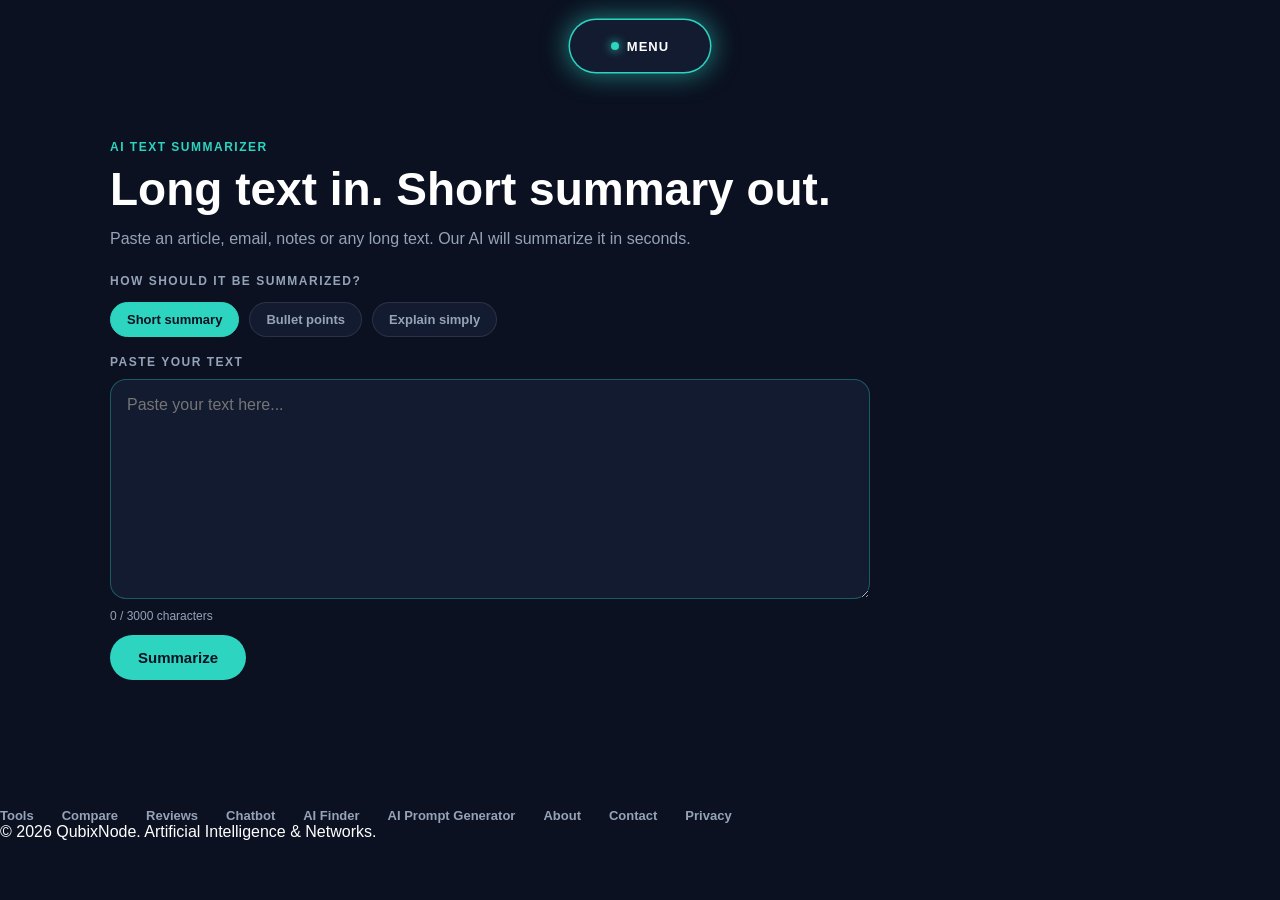
<file: ai-summarizer.html>
<!DOCTYPE html>
<html lang="en">
<head>
<meta charset="UTF-8">
<meta name="viewport" content="width=device-width, initial-scale=1.0">
<title>AI Text Summarizer — QubixNode</title>
<meta name="description" content="Paste long text and get a short, clear summary.">
<link rel="stylesheet" href="style.css">
<style>
.ft-wrap{max-width:760px}
.ft-wrap h1{color:var(--white);font-size:clamp(30px,5vw,46px);margin:8px 0 10px}
.ft-wrap>p{color:var(--slate);line-height:1.6;margin-bottom:22px}
.ft-box textarea{width:100%;min-height:110px;background:var(--navy-light);color:var(--white);border:1px solid rgba(45,212,191,.35);border-radius:16px;padding:16px;font:inherit;font-size:16px;resize:vertical}
.ft-box textarea:focus{outline:none;border-color:var(--teal);box-shadow:0 0 18px rgba(45,212,191,.2)}
.ft-btn{margin-top:12px;background:var(--teal);color:var(--navy);font-weight:800;border:0;border-radius:999px;padding:14px 28px;cursor:pointer;font-size:15px}
.ft-btn:disabled{opacity:.6;cursor:wait}
.ft-msg{color:var(--slate);line-height:1.6}
.pg-row{display:flex;gap:10px;flex-wrap:wrap;margin:14px 0 4px}
.pg-row button{background:var(--navy-light);color:var(--slate);border:1px solid rgba(255,255,255,.1);border-radius:999px;padding:9px 16px;cursor:pointer;font:inherit;font-size:13px;font-weight:700}
.pg-row button.active{background:var(--teal);color:var(--navy);border-color:var(--teal)}
.pg-label{color:var(--slate);font-size:12px;letter-spacing:1.5px;font-weight:800;margin-top:18px}
#smResult{margin-top:28px}
.sm-count{color:var(--slate);font-size:12px;margin-top:6px}
.pg-out{background:var(--navy-light);border:1px solid rgba(45,212,191,.3);border-radius:18px;padding:20px;color:#e2e8f0;line-height:1.65;font-size:15px;white-space:pre-wrap;word-wrap:break-word}
.pg-copy{margin-top:12px;background:transparent;color:var(--teal);border:1px solid var(--teal);border-radius:999px;padding:10px 22px;font-weight:800;cursor:pointer;font-size:14px}
</style>
</head>
<body>

<header class="nav-wrapper" id="navWrapper">
  <div class="nav-pill" id="navPill">
    <a href="index.html" class="nav-logo"><span class="logo-dot"></span> QubixNode</a>
    <nav class="nav-links">
      <div class="nav-item" data-menu="tools"><span>TOOLS</span><svg class="chevron" width="10" height="6" viewBox="0 0 10 6"><path d="M1 1L5 5L9 1" stroke="currentColor" stroke-width="1.5" fill="none"/></svg></div>
      <div class="nav-item" data-menu="compare"><span>COMPARE</span><svg class="chevron" width="10" height="6" viewBox="0 0 10 6"><path d="M1 1L5 5L9 1" stroke="currentColor" stroke-width="1.5" fill="none"/></svg></div>
      <div class="nav-item" data-menu="reviews"><span>REVIEWS</span><svg class="chevron" width="10" height="6" viewBox="0 0 10 6"><path d="M1 1L5 5L9 1" stroke="currentColor" stroke-width="1.5" fill="none"/></svg></div>
      <a href="chatbot.html" class="nav-item"><span>CHATBOT</span></a>
    </nav>
    <a href="tools.html" class="nav-cta">EXPLORE TOOLS →</a>
    <div class="nav-collapsed-label"><span class="pulse-dot"></span> MENU</div>
  </div>
  <div class="mega-menu" id="megaMenu">
    <div class="mega-panel" data-panel="tools"><div class="mega-head"><span class="mega-eyebrow">TOOLS</span><h2>AI Tool Directory</h2><p>Browse the best AI tools by category.</p></div>
      <div class="mega-cols"><div class="mega-col"><h4>CATEGORIES</h4>
        <a href="tools.html?cat=writing">Writing</a><a href="tools.html?cat=image">Image</a><a href="tools.html?cat=code">Code</a><a href="tools.html?cat=video">Video</a><a href="tools.html?cat=productivity">Productivity</a><a href="tools.html?cat=chatbots">Chatbots</a></div></div></div>
    <div class="mega-panel" data-panel="compare"><div class="mega-head"><span class="mega-eyebrow">COMPARE</span><h2>Compare any two</h2><p>AI tools, laptops, phones and headphones head to head.</p></div>
      <div class="mega-cols"><div class="mega-col"><h4>START</h4><a href="compare.html">Open comparison</a></div></div></div>
    <div class="mega-panel" data-panel="reviews"><div class="mega-head"><span class="mega-eyebrow">REVIEWS</span><h2>Honest reviews</h2><p>See what people think of each tool.</p></div>
      <div class="mega-cols"><div class="mega-col"><h4>READ</h4><a href="reviews.html">All reviews</a></div></div></div>
  </div>
</header>

<main class="page-content">
  <div class="ft-wrap">
    <div class="section-eyebrow">AI TEXT SUMMARIZER</div>
    <h1>Long text in. Short summary out.</h1>
    <p>Paste an article, email, notes or any long text. Our AI will summarize it in seconds.</p>
    <div class="pg-label">HOW SHOULD IT BE SUMMARIZED?</div>
    <div class="pg-row" id="smModes">
      <button class="active">Short summary</button>
      <button>Bullet points</button>
      <button>Explain simply</button>
    </div>
    <div class="pg-label">PASTE YOUR TEXT</div>
    <div class="ft-box" style="margin-top:10px">
      <textarea id="smInput" maxlength="3000" style="min-height:220px" placeholder="Paste your text here..."></textarea>
      <div class="sm-count" id="smCount">0 / 3000 characters</div>
      <button class="ft-btn" id="smBtn">Summarize</button>
    </div>
    <div id="smResult"></div>
  </div>
</main>

<footer class="site-footer">
  <div class="footer-links"><a href="tools.html">Tools</a> <a href="compare.html">Compare</a> <a href="reviews.html">Reviews</a> <a href="chatbot.html">Chatbot</a></div>
  <p>© 2026 QubixNode. Artificial Intelligence &amp; Networks.</p>
</footer>

<script>
const WORKER_URL = 'https://qubixnode-chat.muhammadgulsher343.workers.dev/';
function esc(s){return String(s).replace(/[&<>"']/g,c=>({'&':'&amp;','<':'&lt;','>':'&gt;','"':'&quot;',"'":'&#39;'}[c]));}
const input=document.getElementById('smInput'), btn=document.getElementById('smBtn'), out=document.getElementById('smResult'), count=document.getElementById('smCount');
let mode='Short summary';
const STYLE={
 'Short summary':'a short summary in 2 to 3 sentences.',
 'Bullet points':'5 to 7 short bullet points, each line starting with "- ".',
 'Explain simply':'a simple explanation in very easy words, as if for a beginner, in 3 to 4 sentences.'
};
document.querySelectorAll('#smModes button').forEach(b=>b.addEventListener('click',()=>{
  document.querySelectorAll('#smModes button').forEach(x=>x.classList.remove('active'));
  b.classList.add('active'); mode=b.textContent;
}));
input.addEventListener('input',()=>{ count.textContent=input.value.length+' / 3000 characters'; });
function buildPrompt(text){
  return 'Summarize the text below as '+STYLE[mode]+' Output ONLY the summary, with no introduction and no markdown symbols like ** or #. Use the same language as the text.\n\nTEXT:\n"""\n'+text+'\n"""';
}
function clean(t){ return String(t).replace(/\*\*/g,'').replace(/^#+\s*/gm,'').trim(); }
async function summarize(){
  const text=input.value.trim();
  if(text.length<40){ out.innerHTML='<div class="ft-msg">Please paste a longer text (at least a couple of sentences).</div>'; return; }
  btn.disabled=true; btn.textContent='Summarizing...';
  out.innerHTML='<div class="ft-msg">Reading your text...</div>';
  try{
    const r=await fetch(WORKER_URL,{method:'POST',headers:{'Content-Type':'application/json'},body:JSON.stringify({message:buildPrompt(text)})});
    const data=await r.json();
    const result=clean(data.reply||'');
    if(result.length<10){ out.innerHTML='<div class="ft-msg">The AI is busy right now. Please try again in a few seconds.</div>'; }
    else {
      out.innerHTML='<div class="pg-out">'+esc(result)+'</div><button class="pg-copy" id="smCopy">Copy summary</button>';
      document.getElementById('smCopy').addEventListener('click',()=>{
        const b=document.getElementById('smCopy');
        const done=()=>{ b.textContent='Copied!'; setTimeout(()=>{b.textContent='Copy summary';},1500); };
        if(navigator.clipboard&&navigator.clipboard.writeText){ navigator.clipboard.writeText(result).then(done).catch(()=>{}); }
        else { const ta=document.createElement('textarea'); ta.value=result; document.body.appendChild(ta); ta.select(); try{document.execCommand('copy');done();}catch(e){} document.body.removeChild(ta); }
      });
    }
  }catch(e){
    out.innerHTML='<div class="ft-msg">Something went wrong. Please try again in a moment.</div>';
  }
  btn.disabled=false; btn.textContent='Summarize';
}
btn.addEventListener('click',summarize);
</script>
<script src="script.js"></script>
</body>
</html>
</file>
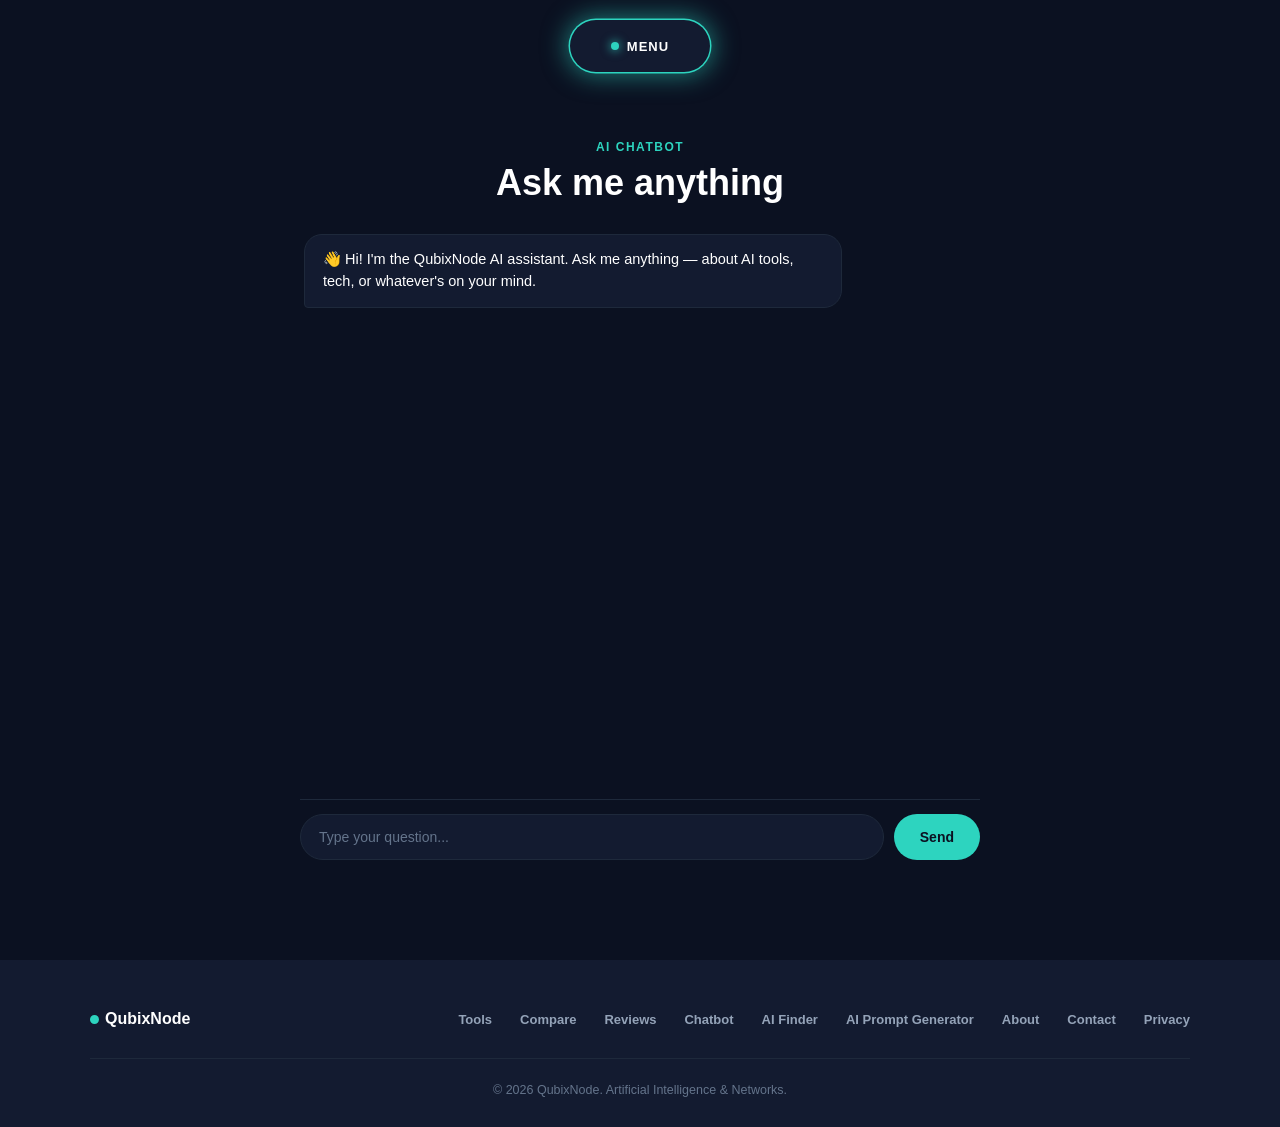
<file: chatbot.html>
<!DOCTYPE html>
<html lang="en">
<head>
<meta charset="UTF-8">
<meta name="viewport" content="width=device-width, initial-scale=1.0">
<title>AI Chatbot — QubixNode</title>
<link rel="stylesheet" href="style.css">
</head>
<body>

<!-- ===== NAVBAR (Dynamic Island style) ===== -->
<header class="nav-wrapper" id="navWrapper">
  <div class="nav-pill" id="navPill">

    <a href="index.html" class="nav-logo">
      <span class="logo-dot"></span> QubixNode
    </a>

    <nav class="nav-links">
      <div class="nav-item" data-menu="tools">
        <span>TOOLS</span>
        <svg class="chevron" width="10" height="6" viewBox="0 0 10 6"><path d="M1 1L5 5L9 1" stroke="currentColor" stroke-width="1.5" fill="none"/></svg>
      </div>
      <div class="nav-item" data-menu="compare">
        <span>COMPARE</span>
        <svg class="chevron" width="10" height="6" viewBox="0 0 10 6"><path d="M1 1L5 5L9 1" stroke="currentColor" stroke-width="1.5" fill="none"/></svg>
      </div>
      <div class="nav-item" data-menu="reviews">
        <span>REVIEWS</span>
        <svg class="chevron" width="10" height="6" viewBox="0 0 10 6"><path d="M1 1L5 5L9 1" stroke="currentColor" stroke-width="1.5" fill="none"/></svg>
      </div>
      <a href="chatbot.html" class="nav-item">
        <span>CHATBOT</span>
      </a>
    </nav>

    <a href="tools.html" class="nav-cta">EXPLORE TOOLS →</a>

    <div class="nav-collapsed-label">
      <span class="pulse-dot"></span> MENU
    </div>

  </div>

  <!-- ===== MEGA MENU PANELS ===== -->
  <div class="mega-menu" id="megaMenu">

    <div class="mega-panel" data-panel="tools">
      <div class="mega-head">
        <span class="mega-eyebrow">TOOLS</span>
        <h2>Find the right AI tool, fast</h2>
        <p>Browse the directory by category, or search for exactly what you need.</p>
      </div>
      <div class="mega-cols">
        <div class="mega-col">
          <h4>BROWSE BY CATEGORY</h4>
          <a href="tools.html?cat=writing">✍️ Writing & Content</a>
          <a href="tools.html?cat=image">🎨 Image & Design</a>
          <a href="tools.html?cat=code">💻 Code & Dev</a>
          <a href="tools.html?cat=video">🎬 Video & Audio</a>
          <a href="tools.html?cat=productivity">📊 Productivity</a>
          <a href="tools.html?cat=chatbots">🤖 Chatbots</a>
        </div>
        <div class="mega-col highlight-card">
          <span class="hc-tag">NEW DROP</span>
          <div class="hc-number">15</div>
          <span class="hc-label">DAYS BETWEEN NEW TOOLS</span>
          <a href="tools.html" class="hc-link">See What's New →</a>
        </div>
      </div>
    </div>

    <div class="mega-panel" data-panel="compare">
      <div class="mega-head">
        <span class="mega-eyebrow">COMPARE</span>
        <h2>Compare any 2</h2>
        <p>AI tools, laptops, phones, headphones — pick two and see them side by side.</p>
      </div>
      <div class="mega-cols">
        <div class="mega-col">
          <a href="compare.html">⚖️ Start a Comparison</a>
        </div>
      </div>
    </div>

    <div class="mega-panel" data-panel="reviews">
      <div class="mega-head">
        <span class="mega-eyebrow">REVIEWS</span>
        <h2>What people are saying</h2>
        <p>Real ratings and reviews for every tool in the directory.</p>
      </div>
      <div class="mega-cols">
        <div class="mega-col">
          <a href="reviews.html">⭐ Browse All Reviews</a>
        </div>
      </div>
    </div>

  </div>
</header>

<!-- ===== CHATBOT PAGE CONTENT ===== -->
<main class="chat-page">
  <div class="chat-header">
    <span class="section-eyebrow">AI CHATBOT</span>
    <h1>Ask me anything</h1>
  </div>

  <div class="chat-window" id="chatWindow">
    <div class="chat-msg chat-msg-ai">
      <div class="chat-bubble">👋 Hi! I'm the QubixNode AI assistant. Ask me anything — about AI tools, tech, or whatever's on your mind.</div>
    </div>
  </div>

  <div class="chat-input-row">
    <input type="text" id="chatInput" class="chat-input" placeholder="Type your question..." autocomplete="off">
    <button id="chatSendBtn" class="chat-send-btn">Send</button>
  </div>
</main>

<script>
const WORKER_URL = "https://qubixnode-chat.muhammadgulsher343.workers.dev/";

const chatWindow = document.getElementById('chatWindow');
const chatInput = document.getElementById('chatInput');
const chatSendBtn = document.getElementById('chatSendBtn');

function escapeHtml(str) {
  const div = document.createElement('div');
  div.textContent = str;
  return div.innerHTML;
}

function renderMarkdown(text) {
  let html = escapeHtml(text);

  // Headers
  html = html.replace(/^### (.*)$/gm, '<h4>$1</h4>');
  html = html.replace(/^## (.*)$/gm, '<h3>$1</h3>');
  html = html.replace(/^# (.*)$/gm, '<h2>$1</h2>');

  // Bold
  html = html.replace(/\*\*(.+?)\*\*/g, '<strong>$1</strong>');

  // Italic (single asterisk, avoids already-converted bold tags)
  html = html.replace(/(^|[^*])\*([^*\n]+)\*(?!\*)/g, '$1<em>$2</em>');

  // Bullet lists
  html = html.replace(/(^|\n)((?:[*-] .*(?:\n|$))+)/g, (match, prefix, block) => {
    const items = block.trim().split('\n').map(line => `<li>${line.replace(/^[*-]\s+/, '')}</li>`).join('');
    return `${prefix}<ul>${items}</ul>`;
  });

  // Numbered lists
  html = html.replace(/(^|\n)((?:\d+\. .*(?:\n|$))+)/g, (match, prefix, block) => {
    const items = block.trim().split('\n').map(line => `<li>${line.replace(/^\d+\.\s+/, '')}</li>`).join('');
    return `${prefix}<ol>${items}</ol>`;
  });

  // Paragraph breaks for remaining plain text
  html = html.replace(/\n{2,}/g, '</p><p>');
  html = html.replace(/\n/g, '<br>');
  html = `<p>${html}</p>`;
  html = html.replace(/<p><\/p>/g, '');

  return html;
}

function addMessage(text, sender) {
  const msgDiv = document.createElement('div');
  msgDiv.className = 'chat-msg ' + (sender === 'user' ? 'chat-msg-user' : 'chat-msg-ai');
  const bubble = document.createElement('div');
  bubble.className = 'chat-bubble';
  if (sender === 'ai') {
    bubble.innerHTML = renderMarkdown(text);
  } else {
    bubble.textContent = text;
  }
  msgDiv.appendChild(bubble);
  chatWindow.appendChild(msgDiv);
  chatWindow.scrollTop = chatWindow.scrollHeight;
  return bubble;
}

function addTypingIndicator() {
  const msgDiv = document.createElement('div');
  msgDiv.className = 'chat-msg chat-msg-ai';
  msgDiv.id = 'typingIndicator';
  msgDiv.innerHTML = '<div class="chat-bubble chat-typing"><span></span><span></span><span></span></div>';
  chatWindow.appendChild(msgDiv);
  chatWindow.scrollTop = chatWindow.scrollHeight;
}

function removeTypingIndicator() {
  const el = document.getElementById('typingIndicator');
  if (el) el.remove();
}

async function sendMessage() {
  const text = chatInput.value.trim();
  if (!text) return;

  addMessage(text, 'user');
  chatInput.value = '';
  chatSendBtn.disabled = true;
  addTypingIndicator();

  try {
    const response = await fetch(WORKER_URL, {
      method: 'POST',
      headers: { 'Content-Type': 'application/json' },
      body: JSON.stringify({ message: text })
    });
    const data = await response.json();
    removeTypingIndicator();
    addMessage(data.reply || "Sorry, I didn't get a response. Try again.", 'ai');
  } catch (err) {
    removeTypingIndicator();
    addMessage("Something went wrong connecting to the AI. Please try again.", 'ai');
  }

  chatSendBtn.disabled = false;
  chatInput.focus();
}

chatSendBtn.addEventListener('click', sendMessage);
chatInput.addEventListener('keydown', (e) => {
  if (e.key === 'Enter') sendMessage();
});
</script>

<!-- ===== FOOTER ===== -->
<footer class="footer">
  <div class="footer-top">
    <div class="footer-brand">
      <span class="logo-dot"></span> QubixNode
    </div>
    <div class="footer-links">
      <a href="tools.html">Tools</a>
      <a href="compare.html">Compare</a>
      <a href="reviews.html">Reviews</a>
      <a href="chatbot.html">Chatbot</a>
    </div>
  </div>
  <p class="footer-bottom">© 2026 QubixNode. Artificial Intelligence & Networks.</p>
</footer>

<script src="script.js"></script>
</body>
</html>
</file>
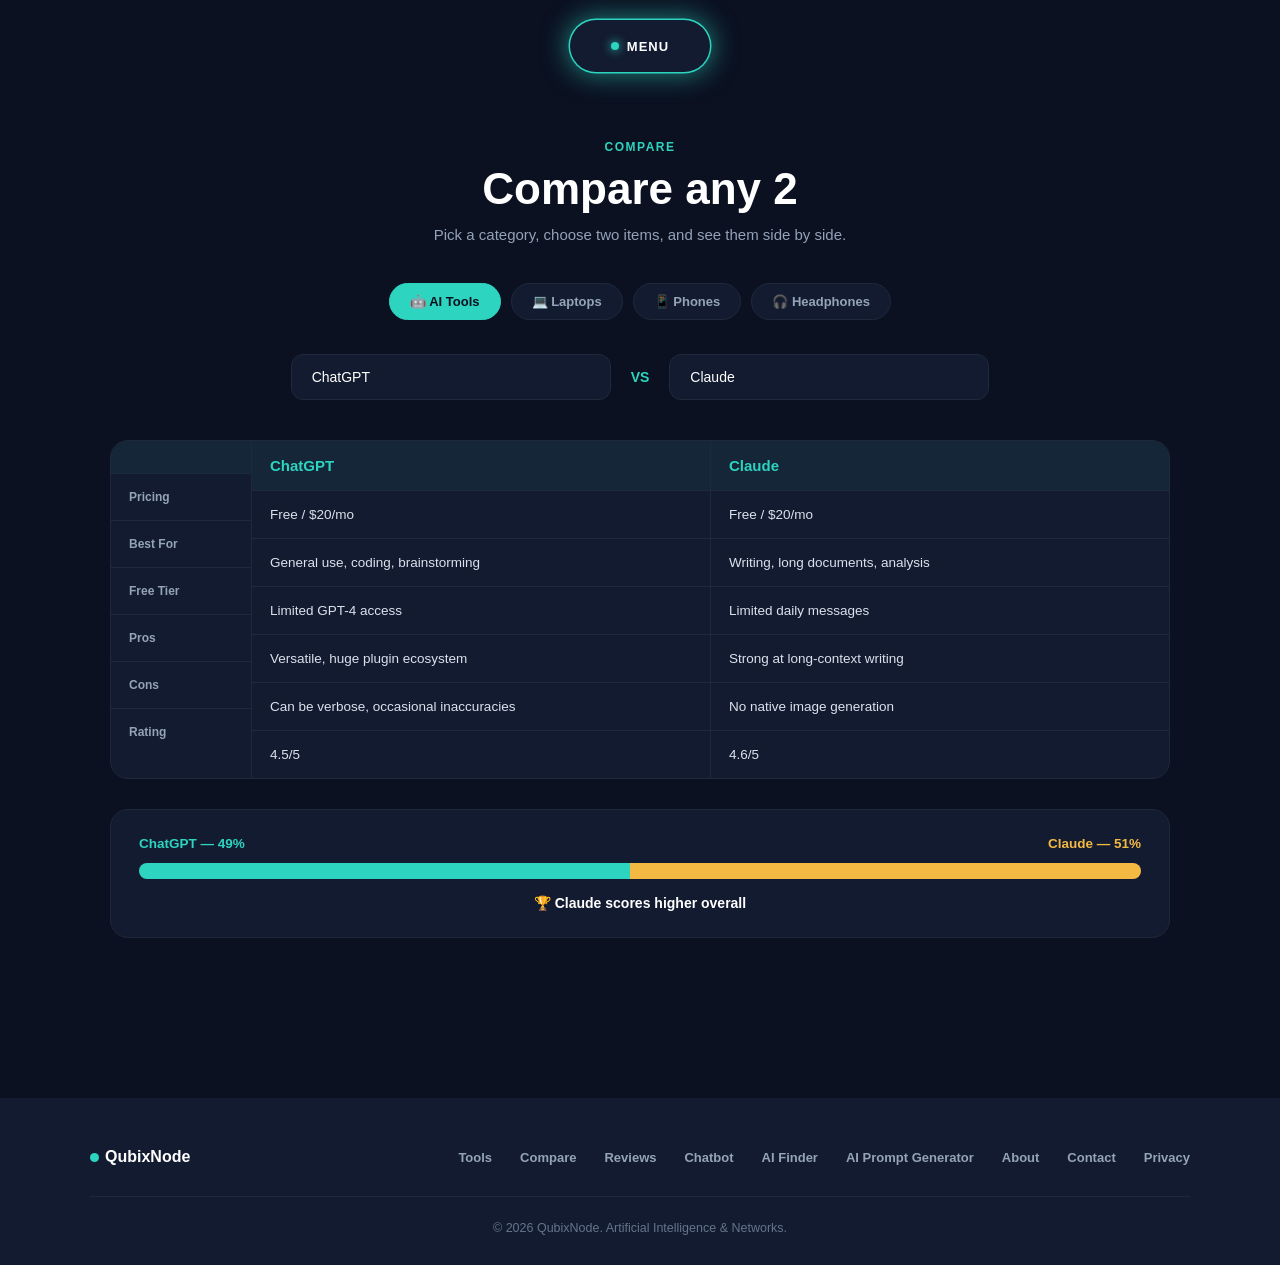
<file: compare.html>
<!DOCTYPE html>
<html lang="en">
<head>
<meta charset="UTF-8">
<meta name="viewport" content="width=device-width, initial-scale=1.0">
<title>Compare Any 2 — QubixNode</title>
<link rel="stylesheet" href="style.css">
</head>
<body>

<!-- ===== NAVBAR (Dynamic Island style) ===== -->
<header class="nav-wrapper" id="navWrapper">
  <div class="nav-pill" id="navPill">

    <a href="index.html" class="nav-logo">
      <span class="logo-dot"></span> QubixNode
    </a>

    <nav class="nav-links">
      <div class="nav-item" data-menu="tools">
        <span>TOOLS</span>
        <svg class="chevron" width="10" height="6" viewBox="0 0 10 6"><path d="M1 1L5 5L9 1" stroke="currentColor" stroke-width="1.5" fill="none"/></svg>
      </div>
      <div class="nav-item" data-menu="compare">
        <span>COMPARE</span>
        <svg class="chevron" width="10" height="6" viewBox="0 0 10 6"><path d="M1 1L5 5L9 1" stroke="currentColor" stroke-width="1.5" fill="none"/></svg>
      </div>
      <div class="nav-item" data-menu="reviews">
        <span>REVIEWS</span>
        <svg class="chevron" width="10" height="6" viewBox="0 0 10 6"><path d="M1 1L5 5L9 1" stroke="currentColor" stroke-width="1.5" fill="none"/></svg>
      </div>
      <a href="chatbot.html" class="nav-item">
        <span>CHATBOT</span>
      </a>
    </nav>

    <a href="tools.html" class="nav-cta">EXPLORE TOOLS →</a>

    <div class="nav-collapsed-label">
      <span class="pulse-dot"></span> MENU
    </div>

  </div>

  <!-- ===== MEGA MENU PANELS ===== -->
  <div class="mega-menu" id="megaMenu">

    <div class="mega-panel" data-panel="tools">
      <div class="mega-head">
        <span class="mega-eyebrow">TOOLS</span>
        <h2>Find the right AI tool, fast</h2>
        <p>Browse the directory by category, or search for exactly what you need.</p>
      </div>
      <div class="mega-cols">
        <div class="mega-col">
          <h4>BROWSE BY CATEGORY</h4>
          <a href="tools.html?cat=writing">✍️ Writing & Content</a>
          <a href="tools.html?cat=image">🎨 Image & Design</a>
          <a href="tools.html?cat=code">💻 Code & Dev</a>
          <a href="tools.html?cat=video">🎬 Video & Audio</a>
          <a href="tools.html?cat=productivity">📊 Productivity</a>
          <a href="tools.html?cat=chatbots">🤖 Chatbots</a>
        </div>
        <div class="mega-col highlight-card">
          <span class="hc-tag">NEW DROP</span>
          <div class="hc-number">15</div>
          <span class="hc-label">DAYS BETWEEN NEW TOOLS</span>
          <a href="tools.html" class="hc-link">See What's New →</a>
        </div>
      </div>
    </div>

    <div class="mega-panel" data-panel="compare">
      <div class="mega-head">
        <span class="mega-eyebrow">COMPARE</span>
        <h2>Compare any 2</h2>
        <p>AI tools, laptops, phones, headphones — pick two and see them side by side.</p>
      </div>
      <div class="mega-cols">
        <div class="mega-col">
          <a href="compare.html">⚖️ Start a Comparison</a>
        </div>
      </div>
    </div>

    <div class="mega-panel" data-panel="reviews">
      <div class="mega-head">
        <span class="mega-eyebrow">REVIEWS</span>
        <h2>What people are saying</h2>
        <p>Real ratings and reviews for every tool in the directory.</p>
      </div>
      <div class="mega-cols">
        <div class="mega-col">
          <a href="reviews.html">⭐ Browse All Reviews</a>
        </div>
      </div>
    </div>

  </div>
</header>

<!-- ===== COMPARE PAGE CONTENT ===== -->
<main class="page-content">
  <div class="page-hero">
    <span class="section-eyebrow">COMPARE</span>
    <h1>Compare any 2</h1>
    <p>Pick a category, choose two items, and see them side by side.</p>
  </div>

  <div class="cmp-tabs" id="cmpTabs">
    <div class="cmp-tab active" data-cat="aitools">🤖 AI Tools</div>
    <div class="cmp-tab" data-cat="laptops">💻 Laptops</div>
    <div class="cmp-tab" data-cat="phones">📱 Phones</div>
    <div class="cmp-tab" data-cat="headphones">🎧 Headphones</div>
  </div>

  <div class="cmp-picker">
    <div class="cmp-search-wrap">
      <input type="text" id="cmpSearchA" class="cmp-search" placeholder="Search..." autocomplete="off">
      <div class="cmp-suggestions" id="cmpSuggestionsA"></div>
    </div>
    <span class="cmp-vs">VS</span>
    <div class="cmp-search-wrap">
      <input type="text" id="cmpSearchB" class="cmp-search" placeholder="Search..." autocomplete="off">
      <div class="cmp-suggestions" id="cmpSuggestionsB"></div>
    </div>
  </div>

  <div class="cmp-result" id="cmpResult"></div>
</main>

<script>
const AITOOLS_DATA = [
  { name:"ChatGPT", price:"Free / $20/mo", bestFor:"General use, coding, brainstorming", freeTier:"Limited GPT-4 access", pros:"Versatile, huge plugin ecosystem", cons:"Can be verbose, occasional inaccuracies", rating:"4.5/5", score:90 },
  { name:"Claude", price:"Free / $20/mo", bestFor:"Writing, long documents, analysis", freeTier:"Limited daily messages", pros:"Strong at long-context writing", cons:"No native image generation", rating:"4.6/5", score:92 },
  { name:"Grammarly", price:"Free / $12/mo", bestFor:"Grammar, tone, and clarity", freeTier:"Basic grammar checks", pros:"Seamless browser integration", cons:"Advanced tone tools need Premium", rating:"4.4/5", score:88 },
  { name:"Copy.ai", price:"Free / $49/mo", bestFor:"Marketing copy and outlines", freeTier:"2,000 words/mo", pros:"Fast templates for common formats", cons:"Output often needs heavy editing", rating:"4.1/5", score:82 },
  { name:"Jasper", price:"$49-125/mo", bestFor:"Marketing teams at scale", freeTier:"None (7-day trial)", pros:"Built for team workflows", cons:"Pricey for individuals", rating:"4.2/5", score:84 },
  { name:"Midjourney", price:"$10-60/mo (no free tier)", bestFor:"High-quality AI art", freeTier:"None", pros:"Best-in-class image quality", cons:"Discord-only interface, no free tier", rating:"4.7/5", score:94 },
  { name:"DALL-E", price:"Free (in ChatGPT) / usage-based API", bestFor:"Quick visuals inside ChatGPT", freeTier:"Limited generations", pros:"Built into ChatGPT already", cons:"Less control than Midjourney", rating:"4.3/5", score:86 },
  { name:"Canva AI", price:"Free / $13/mo", bestFor:"Design + AI in one tool", freeTier:"Generous free tier", pros:"Huge template library", cons:"AI features feel secondary to design", rating:"4.5/5", score:90 },
  { name:"GitHub Copilot", price:"$10/mo (free for students)", bestFor:"Code autocomplete in your editor", freeTier:"Free for verified students", pros:"Deep IDE integration", cons:"Subscription required for most users", rating:"4.5/5", score:90 },
  { name:"Cursor", price:"Free / $20/mo", bestFor:"Chat-driven code editing", freeTier:"Limited fast requests", pros:"Feels like pairing with an AI dev", cons:"Can be slower on huge codebases", rating:"4.6/5", score:92 },
  { name:"Runway", price:"Free / $12-76/mo", bestFor:"AI video generation & editing", freeTier:"Limited credits", pros:"Fast-moving, powerful video tools", cons:"Credits burn quickly", rating:"4.3/5", score:86 },
  { name:"ElevenLabs", price:"Free / $5-330/mo", bestFor:"Realistic voice generation", freeTier:"10,000 characters/mo", pros:"Extremely natural voices", cons:"Costs scale fast with usage", rating:"4.6/5", score:92 },
  { name:"Notion AI", price:"Add-on, ~$10/mo", bestFor:"Writing inside your workspace", freeTier:"None (paid add-on)", pros:"Built into existing workspace", cons:"Requires Notion subscription too", rating:"4.3/5", score:86 },
  { name:"Otter.ai", price:"Free / $17/mo", bestFor:"Meeting notes & transcription", freeTier:"300 min/mo", pros:"Syncs with calendar automatically", cons:"Accuracy dips with heavy accents", rating:"4.2/5", score:84 },
  { name:"Perplexity", price:"Free / $20/mo", bestFor:"AI search with cited sources", freeTier:"Generous free tier", pros:"Answers include real citations", cons:"Less creative than a chatbot", rating:"4.5/5", score:90 },
];

const LAPTOPS_DATA = [
  { name:"MacBook Air 13\" M3", price:"$1,099", processor:"Apple M3", ram:"8-24GB", battery:"Up to 18 hrs", weight:"1.24 kg", bestFor:"Everyday use, portability", score:92 },
  { name:"MacBook Air 15\" M3", price:"$1,299", processor:"Apple M3", ram:"8-24GB", battery:"Up to 18 hrs", weight:"1.51 kg", bestFor:"Bigger screen, still light", score:92 },
  { name:"MacBook Air 13\" M2", price:"$999", processor:"Apple M2", ram:"8-24GB", battery:"Up to 18 hrs", weight:"1.24 kg", bestFor:"Budget Apple pick", score:87 },
  { name:"MacBook Pro 14\" M4", price:"$1,599", processor:"Apple M4", ram:"16-32GB", battery:"Up to 18 hrs", weight:"1.55 kg", bestFor:"Compact pro performance", score:94 },
  { name:"MacBook Pro 16\" M4 Pro", price:"$2,499", processor:"Apple M4 Pro", ram:"18-48GB", battery:"Up to 22 hrs", weight:"2.14 kg", bestFor:"Professional creative work", score:97 },
  { name:"MacBook Pro 16\" M4 Max", price:"$3,499", processor:"Apple M4 Max", ram:"36-128GB", battery:"Up to 21 hrs", weight:"2.15 kg", bestFor:"Top-tier video/3D work", score:99 },
  { name:"Dell XPS 13", price:"$999", processor:"Intel Core Ultra 7", ram:"16-32GB", battery:"Up to 12 hrs", weight:"1.23 kg", bestFor:"Compact Windows productivity", score:85 },
  { name:"Dell XPS 14", price:"$1,399", processor:"Intel Core Ultra 7", ram:"16-64GB", battery:"Up to 13 hrs", weight:"1.55 kg", bestFor:"Balanced power and portability", score:87 },
  { name:"Dell XPS 15", price:"$1,599", processor:"Intel Core Ultra 7", ram:"16-64GB", battery:"Up to 13 hrs", weight:"1.86 kg", bestFor:"Windows creative work", score:88 },
  { name:"Dell Inspiron 15", price:"$649", processor:"Intel Core i5", ram:"8-16GB", battery:"Up to 8 hrs", weight:"1.65 kg", bestFor:"Budget everyday use", score:70 },
  { name:"Dell Latitude 7440", price:"$1,499", processor:"Intel Core Ultra 7", ram:"16-32GB", battery:"Up to 14 hrs", weight:"1.36 kg", bestFor:"Business, security features", score:86 },
  { name:"Alienware m16 R2", price:"$1,999", processor:"Intel Core i9 + RTX 4070", ram:"16-32GB", battery:"Up to 6 hrs", weight:"2.7 kg", bestFor:"High-end gaming", score:90 },
  { name:"HP Spectre x360 14", price:"$1,299", processor:"Intel Core Ultra 7", ram:"16-32GB", battery:"Up to 14 hrs", weight:"1.36 kg", bestFor:"2-in-1 flexibility", score:84 },
  { name:"HP Envy x360 15", price:"$899", processor:"AMD Ryzen 7", ram:"16GB", battery:"Up to 12 hrs", weight:"1.75 kg", bestFor:"Mid-range 2-in-1", score:79 },
  { name:"HP Omen 16", price:"$1,349", processor:"Intel Core i7 + RTX 4060", ram:"16-32GB", battery:"Up to 8 hrs", weight:"2.5 kg", bestFor:"Mid-range gaming", score:83 },
  { name:"HP Omen Transcend 14", price:"$1,799", processor:"Intel Core Ultra 7 + RTX 4070", ram:"32GB", battery:"Up to 10 hrs", weight:"1.65 kg", bestFor:"Thin-and-light gaming", score:88 },
  { name:"HP Pavilion 15", price:"$549", processor:"Intel Core i5", ram:"8-16GB", battery:"Up to 10 hrs", weight:"1.75 kg", bestFor:"Budget everyday laptop", score:68 },
  { name:"HP EliteBook 840", price:"$1,449", processor:"Intel Core Ultra 7", ram:"16-32GB", battery:"Up to 13 hrs", weight:"1.36 kg", bestFor:"Enterprise business use", score:85 },
  { name:"Lenovo ThinkPad X1 Carbon Gen 12", price:"$1,499", processor:"Intel Core Ultra 7", ram:"16-32GB", battery:"Up to 15 hrs", weight:"1.12 kg", bestFor:"Business, durability", score:90 },
  { name:"Lenovo ThinkPad X1 Yoga", price:"$1,699", processor:"Intel Core Ultra 7", ram:"16-32GB", battery:"Up to 13 hrs", weight:"1.4 kg", bestFor:"Business 2-in-1", score:87 },
  { name:"Lenovo Legion 5 Pro", price:"$1,399", processor:"AMD Ryzen 7 + RTX 4060", ram:"16-32GB", battery:"Up to 7 hrs", weight:"2.4 kg", bestFor:"Gaming on a budget", score:85 },
  { name:"Lenovo Legion Slim 7", price:"$1,799", processor:"AMD Ryzen 9 + RTX 4070", ram:"32GB", battery:"Up to 8 hrs", weight:"2.1 kg", bestFor:"Thin gaming/creator", score:89 },
  { name:"Lenovo IdeaPad Slim 5", price:"$699", processor:"AMD Ryzen 5", ram:"8-16GB", battery:"Up to 12 hrs", weight:"1.5 kg", bestFor:"Budget everyday laptop", score:73 },
  { name:"Lenovo Yoga 9i", price:"$1,399", processor:"Intel Core Ultra 7", ram:"16-32GB", battery:"Up to 14 hrs", weight:"1.4 kg", bestFor:"Premium 2-in-1", score:86 },
  { name:"ASUS ROG Zephyrus G14", price:"$1,799", processor:"AMD Ryzen 9 + RTX 4070", ram:"16-32GB", battery:"Up to 10 hrs", weight:"1.65 kg", bestFor:"Gaming and creative work", score:89 },
  { name:"ASUS ROG Strix G16", price:"$1,499", processor:"Intel Core i7 + RTX 4060", ram:"16-32GB", battery:"Up to 7 hrs", weight:"2.5 kg", bestFor:"Mid-range gaming", score:84 },
  { name:"ASUS Zenbook 14 OLED", price:"$899", processor:"Intel Core Ultra 5", ram:"16GB", battery:"Up to 14 hrs", weight:"1.2 kg", bestFor:"Budget-friendly productivity", score:80 },
  { name:"ASUS Zenbook Pro 16X", price:"$1,999", processor:"Intel Core i9 + RTX 4060", ram:"32-64GB", battery:"Up to 8 hrs", weight:"2.4 kg", bestFor:"Creator workstation", score:89 },
  { name:"ASUS Vivobook S15", price:"$799", processor:"Intel Core Ultra 5", ram:"16GB", battery:"Up to 13 hrs", weight:"1.4 kg", bestFor:"Everyday value laptop", score:77 },
  { name:"ASUS TUF Gaming A15", price:"$999", processor:"AMD Ryzen 7 + RTX 4050", ram:"16GB", battery:"Up to 7 hrs", weight:"2.2 kg", bestFor:"Budget gaming", score:78 },
  { name:"Acer Swift Go 14", price:"$749", processor:"Intel Core Ultra 5", ram:"16GB", battery:"Up to 10 hrs", weight:"1.32 kg", bestFor:"Budget everyday laptop", score:76 },
  { name:"Acer Aspire 5", price:"$499", processor:"Intel Core i5", ram:"8-16GB", battery:"Up to 9 hrs", weight:"1.7 kg", bestFor:"Cheapest everyday option", score:65 },
  { name:"Acer Predator Helios Neo 16", price:"$1,399", processor:"Intel Core i7 + RTX 4060", ram:"16-32GB", battery:"Up to 7 hrs", weight:"2.6 kg", bestFor:"Mid-range gaming", score:83 },
  { name:"Acer Nitro 5", price:"$799", processor:"Intel Core i5 + RTX 4050", ram:"16GB", battery:"Up to 6 hrs", weight:"2.5 kg", bestFor:"Budget gaming", score:76 },
  { name:"MSI Stealth 16", price:"$1,899", processor:"Intel Core i9 + RTX 4070", ram:"32GB", battery:"Up to 8 hrs", weight:"2.1 kg", bestFor:"High-end gaming/creator", score:88 },
  { name:"MSI Raider GE78", price:"$2,799", processor:"Intel Core i9 + RTX 4090", ram:"32-64GB", battery:"Up to 6 hrs", weight:"3.1 kg", bestFor:"Maximum gaming performance", score:93 },
  { name:"MSI Prestige 16", price:"$1,299", processor:"Intel Core Ultra 7", ram:"16-32GB", battery:"Up to 10 hrs", weight:"1.8 kg", bestFor:"Business/creator hybrid", score:83 },
  { name:"MSI Cyborg 15", price:"$999", processor:"Intel Core i7 + RTX 4050", ram:"16GB", battery:"Up to 7 hrs", weight:"1.9 kg", bestFor:"Budget gaming", score:79 },
  { name:"Microsoft Surface Laptop 6", price:"$1,199", processor:"Intel Core Ultra 7", ram:"16-32GB", battery:"Up to 19 hrs", weight:"1.34 kg", bestFor:"Windows all-rounder", score:86 },
  { name:"Microsoft Surface Laptop Studio 2", price:"$2,099", processor:"Intel Core i7 + RTX 4060", ram:"16-64GB", battery:"Up to 19 hrs", weight:"1.96 kg", bestFor:"Creative 2-in-1 workstation", score:89 },
  { name:"Microsoft Surface Pro 11", price:"$999", processor:"Snapdragon X Elite", ram:"16-32GB", battery:"Up to 14 hrs", weight:"0.89 kg", bestFor:"Tablet/laptop hybrid", score:82 },
  { name:"Razer Blade 14", price:"$2,199", processor:"AMD Ryzen 9 + RTX 4070", ram:"32GB", battery:"Up to 10 hrs", weight:"1.84 kg", bestFor:"Premium compact gaming", score:89 },
  { name:"Razer Blade 16", price:"$2,999", processor:"Intel Core i9 + RTX 4080", ram:"32-64GB", battery:"Up to 9 hrs", weight:"2.45 kg", bestFor:"Premium large-screen gaming", score:92 },
  { name:"LG Gram 17", price:"$1,699", processor:"Intel Core Ultra 7", ram:"16-32GB", battery:"Up to 20 hrs", weight:"1.35 kg", bestFor:"Big screen, ultra-light", score:85 },
  { name:"LG Gram Pro 16", price:"$1,899", processor:"Intel Core Ultra 7", ram:"16-32GB", battery:"Up to 18 hrs", weight:"1.39 kg", bestFor:"Lightweight pro work", score:86 },
  { name:"Samsung Galaxy Book4 Pro", price:"$1,449", processor:"Intel Core Ultra 7", ram:"16-32GB", battery:"Up to 21 hrs", weight:"1.17 kg", bestFor:"AMOLED display, light travel", score:87 },
  { name:"Samsung Galaxy Book4 Ultra", price:"$2,199", processor:"Intel Core i9 + RTX 4070", ram:"32-64GB", battery:"Up to 16 hrs", weight:"1.63 kg", bestFor:"Premium creator laptop", score:91 },
  { name:"Framework Laptop 13", price:"$1,049", processor:"Intel Core Ultra 5/7", ram:"8-64GB", battery:"Up to 12 hrs", weight:"1.3 kg", bestFor:"Repairable, upgradeable design", score:83 },
];

const PHONES_DATA = [
  { name:"iPhone 16", price:"$799", display:"6.1\" OLED", camera:"48MP dual", battery:"Up to 22 hrs video", aiFeatures:"Apple Intelligence", score:90 },
  { name:"iPhone 16 Plus", price:"$899", display:"6.7\" OLED", camera:"48MP dual", battery:"Up to 27 hrs video", aiFeatures:"Apple Intelligence", score:91 },
  { name:"iPhone 16 Pro", price:"$999", display:"6.3\" OLED ProMotion", camera:"48MP triple", battery:"Up to 27 hrs video", aiFeatures:"Apple Intelligence", score:95 },
  { name:"iPhone 16 Pro Max", price:"$1,199", display:"6.9\" OLED ProMotion", camera:"48MP triple", battery:"Up to 33 hrs video", aiFeatures:"Apple Intelligence", score:96 },
  { name:"iPhone SE 4", price:"$499", display:"6.1\" OLED", camera:"48MP single", battery:"Up to 20 hrs video", aiFeatures:"Basic Apple Intelligence", score:78 },
  { name:"iPhone 15", price:"$699", display:"6.1\" OLED", camera:"48MP dual", battery:"Up to 20 hrs video", aiFeatures:"Limited", score:85 },
  { name:"Samsung Galaxy S26", price:"$849", display:"6.2\" AMOLED", camera:"50MP triple", battery:"Up to 24 hrs video", aiFeatures:"Galaxy AI", score:91 },
  { name:"Samsung Galaxy S26+", price:"$1,049", display:"6.7\" AMOLED", camera:"50MP triple", battery:"Up to 27 hrs video", aiFeatures:"Galaxy AI", score:93 },
  { name:"Samsung Galaxy S26 Ultra", price:"$1,299", display:"6.9\" AMOLED", camera:"200MP quad", battery:"Up to 30 hrs video", aiFeatures:"Galaxy AI + S Pen", score:96 },
  { name:"Samsung Galaxy A56", price:"$449", display:"6.5\" AMOLED", camera:"50MP triple", battery:"Up to 20 hrs video", aiFeatures:"Basic Galaxy AI", score:76 },
  { name:"Samsung Galaxy A36", price:"$349", display:"6.4\" AMOLED", camera:"50MP triple", battery:"Up to 19 hrs video", aiFeatures:"Basic Galaxy AI", score:71 },
  { name:"Samsung Galaxy Z Fold 6", price:"$1,899", display:"7.6\" foldable AMOLED", camera:"50MP triple", battery:"Up to 20 hrs video", aiFeatures:"Galaxy AI, multitasking", score:92 },
  { name:"Samsung Galaxy Z Flip 6", price:"$1,099", display:"6.7\" foldable AMOLED", camera:"50MP dual", battery:"Up to 19 hrs video", aiFeatures:"Galaxy AI", score:87 },
  { name:"Google Pixel 10", price:"$699", display:"6.3\" OLED", camera:"50MP dual", battery:"Up to 24 hrs", aiFeatures:"Gemini built-in", score:89 },
  { name:"Google Pixel 10 Pro", price:"$999", display:"6.7\" OLED", camera:"50MP triple", battery:"Up to 27 hrs", aiFeatures:"Gemini + advanced photo AI", score:93 },
  { name:"Google Pixel 10 Pro XL", price:"$1,099", display:"6.9\" OLED", camera:"50MP triple", battery:"Up to 30 hrs", aiFeatures:"Gemini + advanced photo AI", score:94 },
  { name:"Google Pixel 9a", price:"$499", display:"6.1\" OLED", camera:"48MP dual", battery:"Up to 24 hrs", aiFeatures:"Gemini (limited)", score:80 },
  { name:"OnePlus 13", price:"$799", display:"6.8\" AMOLED", camera:"50MP triple", battery:"Up to 26 hrs", aiFeatures:"AI editing suite", score:88 },
  { name:"OnePlus 13R", price:"$599", display:"6.7\" AMOLED", camera:"50MP dual", battery:"Up to 24 hrs", aiFeatures:"AI editing suite (limited)", score:81 },
  { name:"OnePlus Open", price:"$1,499", display:"7.8\" foldable AMOLED", camera:"48MP triple", battery:"Up to 20 hrs", aiFeatures:"AI editing suite", score:90 },
  { name:"OnePlus Nord 4", price:"$449", display:"6.7\" AMOLED", camera:"50MP single", battery:"Up to 22 hrs", aiFeatures:"Basic AI tools", score:74 },
  { name:"Xiaomi 15", price:"$649", display:"6.36\" AMOLED", camera:"50MP triple (Leica)", battery:"Up to 20 hrs", aiFeatures:"HyperAI features", score:86 },
  { name:"Xiaomi 15 Ultra", price:"$1,299", display:"6.73\" AMOLED", camera:"50MP quad (Leica)", battery:"Up to 22 hrs", aiFeatures:"HyperAI features", score:95 },
  { name:"Xiaomi Redmi Note 14", price:"$249", display:"6.67\" AMOLED", camera:"108MP dual", battery:"Up to 22 hrs", aiFeatures:"Basic AI tools", score:70 },
  { name:"Xiaomi Redmi Note 14 Pro", price:"$349", display:"6.67\" AMOLED", camera:"200MP triple", battery:"Up to 22 hrs", aiFeatures:"Basic AI tools", score:76 },
  { name:"POCO X7 Pro", price:"$299", display:"6.67\" AMOLED", camera:"50MP dual", battery:"Up to 20 hrs", aiFeatures:"Basic AI tools", score:73 },
  { name:"Nothing Phone 3", price:"$599", display:"6.5\" OLED", camera:"50MP triple", battery:"Up to 22 hrs", aiFeatures:"Essential Space AI", score:81 },
  { name:"Nothing Phone 3a", price:"$379", display:"6.7\" AMOLED", camera:"50MP triple", battery:"Up to 24 hrs", aiFeatures:"Essential Space AI (limited)", score:75 },
  { name:"Motorola Edge 60", price:"$399", display:"6.67\" pOLED", camera:"50MP dual", battery:"Up to 20 hrs", aiFeatures:"Moto AI", score:77 },
  { name:"Motorola Edge 60 Pro", price:"$599", display:"6.7\" pOLED", camera:"50MP triple", battery:"Up to 22 hrs", aiFeatures:"Moto AI", score:83 },
  { name:"Motorola Moto G85", price:"$249", display:"6.67\" pOLED", camera:"50MP dual", battery:"Up to 20 hrs", aiFeatures:"Basic Moto AI", score:68 },
  { name:"Motorola Razr 60", price:"$699", display:"6.9\" foldable pOLED", camera:"50MP dual", battery:"Up to 18 hrs", aiFeatures:"Moto AI", score:82 },
  { name:"Asus ROG Phone 9", price:"$999", display:"6.78\" AMOLED 165Hz", camera:"50MP triple", battery:"Up to 28 hrs", aiFeatures:"Gaming-focused AI tuning", score:87 },
  { name:"Asus ROG Phone 9 Pro", price:"$1,199", display:"6.78\" AMOLED 185Hz", camera:"50MP triple", battery:"Up to 30 hrs", aiFeatures:"Gaming-focused AI tuning", score:89 },
  { name:"Sony Xperia 1 VII", price:"$1,399", display:"6.5\" 4K OLED", camera:"48MP triple", battery:"Up to 20 hrs", aiFeatures:"Limited AI features", score:85 },
  { name:"Sony Xperia 10 VI", price:"$549", display:"6.1\" OLED", camera:"48MP dual", battery:"Up to 18 hrs", aiFeatures:"Limited AI features", score:73 },
  { name:"Honor Magic 7 Pro", price:"$899", display:"6.8\" OLED", camera:"50MP triple", battery:"Up to 24 hrs", aiFeatures:"Magic AI", score:88 },
  { name:"Honor 200", price:"$449", display:"6.7\" OLED", camera:"50MP triple", battery:"Up to 20 hrs", aiFeatures:"Basic Magic AI", score:76 },
  { name:"Oppo Find X8", price:"$799", display:"6.59\" AMOLED", camera:"50MP triple", battery:"Up to 24 hrs", aiFeatures:"AI photography suite", score:87 },
  { name:"Oppo Find X8 Pro", price:"$1,099", display:"6.78\" AMOLED", camera:"50MP triple (Hasselblad)", battery:"Up to 26 hrs", aiFeatures:"AI photography suite", score:92 },
  { name:"Oppo Reno 13", price:"$449", display:"6.7\" AMOLED", camera:"50MP dual", battery:"Up to 20 hrs", aiFeatures:"Basic AI features", score:75 },
  { name:"Vivo X200 Pro", price:"$999", display:"6.78\" AMOLED", camera:"50MP triple (Zeiss)", battery:"Up to 26 hrs", aiFeatures:"AI photography suite", score:91 },
  { name:"Vivo V40", price:"$499", display:"6.78\" AMOLED", camera:"50MP dual", battery:"Up to 21 hrs", aiFeatures:"Basic AI features", score:77 },
  { name:"Realme GT 7 Pro", price:"$649", display:"6.78\" AMOLED", camera:"50MP triple", battery:"Up to 24 hrs", aiFeatures:"Basic AI tools", score:84 },
  { name:"Realme 13 Pro", price:"$329", display:"6.7\" AMOLED", camera:"50MP dual", battery:"Up to 20 hrs", aiFeatures:"Basic AI tools", score:72 },
  { name:"Huawei Pura 70 Ultra", price:"$1,299", display:"6.8\" OLED", camera:"50MP triple", battery:"Up to 22 hrs", aiFeatures:"Harmony AI features", score:90 },
  { name:"Huawei Mate 70 Pro", price:"$1,099", display:"6.71\" OLED", camera:"50MP triple", battery:"Up to 24 hrs", aiFeatures:"Harmony AI features", score:89 },
];

const HEADPHONES_DATA = [
  { name:"Sony WH-1000XM6", price:"$399", type:"Over-ear", noiseCancelling:"Industry-leading ANC", batteryLife:"Up to 30 hrs", bestFor:"Travel, commuting", score:96 },
  { name:"Sony WH-1000XM5", price:"$329", type:"Over-ear", noiseCancelling:"Excellent ANC", batteryLife:"Up to 30 hrs", bestFor:"Value alternative to XM6", score:92 },
  { name:"Bose QuietComfort Ultra", price:"$429", type:"Over-ear", noiseCancelling:"Excellent ANC + spatial audio", batteryLife:"Up to 24 hrs", bestFor:"Comfort, immersive sound", score:94 },
  { name:"Bose QuietComfort SE", price:"$249", type:"Over-ear", noiseCancelling:"Very good ANC", batteryLife:"Up to 24 hrs", bestFor:"Budget Bose comfort", score:85 },
  { name:"Apple AirPods Max", price:"$549", type:"Over-ear", noiseCancelling:"Very good ANC", batteryLife:"Up to 20 hrs", bestFor:"Apple ecosystem users", score:88 },
  { name:"Apple AirPods Pro 3", price:"$249", type:"In-ear", noiseCancelling:"Very good ANC", batteryLife:"Up to 6 hrs (30 with case)", bestFor:"Compact Apple ecosystem pick", score:90 },
  { name:"Sennheiser Momentum 4", price:"$379", type:"Over-ear", noiseCancelling:"Strong adaptive ANC", batteryLife:"Up to 60 hrs", bestFor:"Longest battery life", score:91 },
  { name:"Sennheiser Accentum", price:"$179", type:"Over-ear", noiseCancelling:"Good ANC", batteryLife:"Up to 50 hrs", bestFor:"Budget Sennheiser sound", score:80 },
  { name:"JBL Tour One M3", price:"$299", type:"Over-ear", noiseCancelling:"Good adaptive ANC", batteryLife:"Up to 50 hrs", bestFor:"Budget-friendly ANC", score:84 },
  { name:"JBL Live 770NC", price:"$129", type:"Over-ear", noiseCancelling:"Basic ANC", batteryLife:"Up to 65 hrs", bestFor:"Entry-level ANC", score:74 },
  { name:"Beats Studio Pro", price:"$349", type:"Over-ear", noiseCancelling:"Good ANC", batteryLife:"Up to 24 hrs", bestFor:"Apple/Android dual compatibility", score:83 },
  { name:"Anker Soundcore Space Q45", price:"$99", type:"Over-ear", noiseCancelling:"Surprisingly strong ANC for price", batteryLife:"Up to 50 hrs", bestFor:"Best budget pick", score:78 },
  { name:"Marshall Major V", price:"$149", type:"On-ear", noiseCancelling:"None", batteryLife:"Up to 100 hrs", bestFor:"Classic style, huge battery", score:76 },
  { name:"Bowers & Wilkins Px7 S3", price:"$449", type:"Over-ear", noiseCancelling:"Excellent ANC", batteryLife:"Up to 30 hrs", bestFor:"Premium audiophile sound", score:93 },
];

const CATEGORY_CONFIG = {
  aitools: {
    data: AITOOLS_DATA,
    fields: [
      { key:"price", label:"Pricing" },
      { key:"bestFor", label:"Best For" },
      { key:"freeTier", label:"Free Tier" },
      { key:"pros", label:"Pros" },
      { key:"cons", label:"Cons" },
      { key:"rating", label:"Rating" },
    ]
  },
  laptops: {
    data: LAPTOPS_DATA,
    fields: [
      { key:"price", label:"Price" },
      { key:"processor", label:"Processor" },
      { key:"ram", label:"RAM" },
      { key:"battery", label:"Battery" },
      { key:"weight", label:"Weight" },
      { key:"bestFor", label:"Best For" },
    ]
  },
  phones: {
    data: PHONES_DATA,
    fields: [
      { key:"price", label:"Price" },
      { key:"display", label:"Display" },
      { key:"camera", label:"Camera" },
      { key:"battery", label:"Battery" },
      { key:"aiFeatures", label:"AI Features" },
    ]
  },
  headphones: {
    data: HEADPHONES_DATA,
    fields: [
      { key:"price", label:"Price" },
      { key:"type", label:"Type" },
      { key:"noiseCancelling", label:"Noise Cancelling" },
      { key:"batteryLife", label:"Battery Life" },
      { key:"bestFor", label:"Best For" },
    ]
  }
};

let activeCat = 'aitools';
let selectedA = 0;
let selectedB = 1;

function renderSuggestions(inputEl, suggestionsEl, onPick) {
  const query = inputEl.value.toLowerCase().trim();
  const config = CATEGORY_CONFIG[activeCat];
  const matches = config.data
    .map((item, i) => ({ item, i }))
    .filter(({ item }) => query === '' || item.name.toLowerCase().includes(query))
    .slice(0, 8);

  suggestionsEl.innerHTML = matches.length === 0
    ? '<div class="cmp-suggestion-empty">No matches</div>'
    : matches.map(({ item, i }) => `<div class="cmp-suggestion-item" data-index="${i}">${item.name}</div>`).join('');

  suggestionsEl.classList.add('open');

  suggestionsEl.querySelectorAll('.cmp-suggestion-item').forEach(el => {
    el.addEventListener('click', () => {
      const idx = parseInt(el.dataset.index, 10);
      inputEl.value = CATEGORY_CONFIG[activeCat].data[idx].name;
      suggestionsEl.classList.remove('open');
      onPick(idx);
    });
  });
}

const searchA = document.getElementById('cmpSearchA');
const searchB = document.getElementById('cmpSearchB');
const suggestionsA = document.getElementById('cmpSuggestionsA');
const suggestionsB = document.getElementById('cmpSuggestionsB');

function resetPickerForCategory() {
  const config = CATEGORY_CONFIG[activeCat];
  selectedA = 0;
  selectedB = Math.min(1, config.data.length - 1);
  searchA.value = config.data[selectedA].name;
  searchB.value = config.data[selectedB].name;
  renderComparison();
}

searchA.addEventListener('focus', () => renderSuggestions(searchA, suggestionsA, (i) => { selectedA = i; renderComparison(); }));
searchA.addEventListener('input', () => renderSuggestions(searchA, suggestionsA, (i) => { selectedA = i; renderComparison(); }));
searchB.addEventListener('focus', () => renderSuggestions(searchB, suggestionsB, (i) => { selectedB = i; renderComparison(); }));
searchB.addEventListener('input', () => renderSuggestions(searchB, suggestionsB, (i) => { selectedB = i; renderComparison(); }));

document.addEventListener('click', (e) => {
  if (!e.target.closest('.cmp-search-wrap')) {
    suggestionsA.classList.remove('open');
    suggestionsB.classList.remove('open');
  }
});

function renderComparison() {
  const config = CATEGORY_CONFIG[activeCat];
  const itemA = config.data[selectedA];
  const itemB = config.data[selectedB];
  const result = document.getElementById('cmpResult');

  if (!itemA || !itemB || itemA.name === itemB.name) {
    result.innerHTML = '<div class="empty-state">Pick two different items to compare.</div>';
    return;
  }

  const total = itemA.score + itemB.score;
  const pctA = Math.round((itemA.score / total) * 100);
  const pctB = 100 - pctA;
  const winner = itemA.score === itemB.score ? null : (itemA.score > itemB.score ? itemA.name : itemB.name);

  result.innerHTML = `
    <div class="cmp-table">
      <div class="cmp-col cmp-col-head">
        <div class="cmp-row cmp-row-title"></div>
        ${config.fields.map(f => `<div class="cmp-row cmp-row-label">${f.label}</div>`).join('')}
      </div>
      <div class="cmp-col">
        <div class="cmp-row cmp-row-title">${itemA.name}</div>
        ${config.fields.map(f => `<div class="cmp-row">${itemA[f.key]}</div>`).join('')}
      </div>
      <div class="cmp-col">
        <div class="cmp-row cmp-row-title">${itemB.name}</div>
        ${config.fields.map(f => `<div class="cmp-row">${itemB[f.key]}</div>`).join('')}
      </div>
    </div>

    <div class="cmp-score-section">
      <div class="cmp-score-labels">
        <span class="cmp-score-label-a">${itemA.name} — ${pctA}%</span>
        <span class="cmp-score-label-b">${itemB.name} — ${pctB}%</span>
      </div>
      <div class="cmp-score-bar">
        <div class="cmp-score-fill-a" style="width:${pctA}%"></div>
        <div class="cmp-score-fill-b" style="width:${pctB}%"></div>
      </div>
      ${winner ? `<div class="cmp-score-winner">🏆 ${winner} scores higher overall</div>` : `<div class="cmp-score-winner">🤝 It's a tie overall</div>`}
    </div>
  `;
}

document.querySelectorAll('.cmp-tab').forEach(tab => {
  tab.addEventListener('click', () => {
    document.querySelectorAll('.cmp-tab').forEach(t => t.classList.remove('active'));
    tab.classList.add('active');
    activeCat = tab.dataset.cat;
    resetPickerForCategory();
  });
});

resetPickerForCategory();
</script>

<!-- ===== FOOTER ===== -->
<footer class="footer">
  <div class="footer-top">
    <div class="footer-brand">
      <span class="logo-dot"></span> QubixNode
    </div>
    <div class="footer-links">
      <a href="tools.html">Tools</a>
      <a href="compare.html">Compare</a>
      <a href="reviews.html">Reviews</a>
      <a href="chatbot.html">Chatbot</a>
    </div>
  </div>
  <p class="footer-bottom">© 2026 QubixNode. Artificial Intelligence & Networks.</p>
</footer>

<script src="script.js"></script>
</body>
</html>
</file>
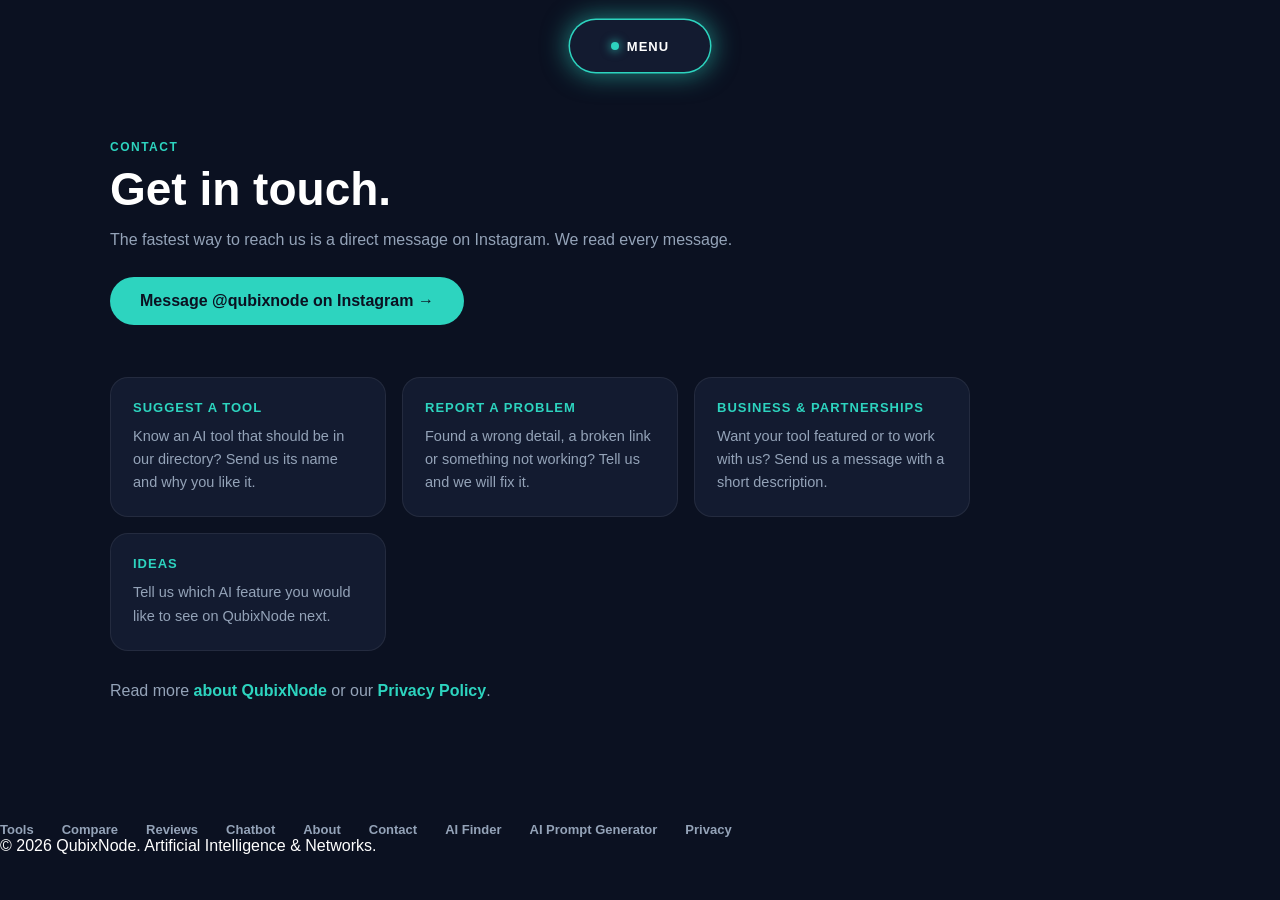
<file: contact.html>
<!DOCTYPE html>
<html lang="en">
<head>
<meta charset="UTF-8">
<meta name="viewport" content="width=device-width, initial-scale=1.0">
<title>Contact — QubixNode</title>
<meta name="description" content="Contact QubixNode on Instagram.">
<link rel="stylesheet" href="style.css">
<style>
.ft-wrap{max-width:760px}
.ft-wrap h1{color:var(--white);font-size:clamp(30px,5vw,46px);margin:8px 0 10px}
.ab-grid{display:grid;grid-template-columns:repeat(auto-fit,minmax(230px,1fr));gap:16px;margin:26px 0}
.ab-card{background:var(--navy-light);border:1px solid rgba(255,255,255,.07);border-radius:18px;padding:22px;color:var(--white)}
.ab-card h3{color:var(--teal);font-size:13px;letter-spacing:1px;margin-bottom:10px}
.ab-card p{color:var(--slate);font-size:14.5px;line-height:1.6}
.ab-text{color:var(--slate);line-height:1.8;font-size:16px;margin-bottom:16px}
.ab-text a{color:var(--teal);font-weight:700}
.ct-btn{display:inline-block;background:var(--teal);color:var(--navy);font-weight:800;padding:15px 30px;border-radius:999px;margin:6px 0 26px}
.ct-btn:hover{box-shadow:0 0 22px var(--teal-glow)}
</style>
</head>
<body>

<header class="nav-wrapper" id="navWrapper">
  <div class="nav-pill" id="navPill">
    <a href="index.html" class="nav-logo"><span class="logo-dot"></span> QubixNode</a>
    <nav class="nav-links">
      <div class="nav-item" data-menu="tools"><span>TOOLS</span><svg class="chevron" width="10" height="6" viewBox="0 0 10 6"><path d="M1 1L5 5L9 1" stroke="currentColor" stroke-width="1.5" fill="none"/></svg></div>
      <div class="nav-item" data-menu="compare"><span>COMPARE</span><svg class="chevron" width="10" height="6" viewBox="0 0 10 6"><path d="M1 1L5 5L9 1" stroke="currentColor" stroke-width="1.5" fill="none"/></svg></div>
      <div class="nav-item" data-menu="reviews"><span>REVIEWS</span><svg class="chevron" width="10" height="6" viewBox="0 0 10 6"><path d="M1 1L5 5L9 1" stroke="currentColor" stroke-width="1.5" fill="none"/></svg></div>
      <a href="chatbot.html" class="nav-item"><span>CHATBOT</span></a>
    </nav>
    <a href="tools.html" class="nav-cta">EXPLORE TOOLS →</a>
    <div class="nav-collapsed-label"><span class="pulse-dot"></span> MENU</div>
  </div>
  <div class="mega-menu" id="megaMenu">
    <div class="mega-panel" data-panel="tools"><div class="mega-head"><span class="mega-eyebrow">TOOLS</span><h2>AI Tool Directory</h2><p>Browse the best AI tools by category.</p></div>
      <div class="mega-cols"><div class="mega-col"><h4>CATEGORIES</h4>
        <a href="tools.html?cat=writing">Writing</a><a href="tools.html?cat=image">Image</a><a href="tools.html?cat=code">Code</a><a href="tools.html?cat=video">Video</a><a href="tools.html?cat=productivity">Productivity</a><a href="tools.html?cat=chatbots">Chatbots</a></div></div></div>
    <div class="mega-panel" data-panel="compare"><div class="mega-head"><span class="mega-eyebrow">COMPARE</span><h2>Compare any two</h2><p>AI tools, laptops, phones and headphones head to head.</p></div>
      <div class="mega-cols"><div class="mega-col"><h4>START</h4><a href="compare.html">Open comparison</a></div></div></div>
    <div class="mega-panel" data-panel="reviews"><div class="mega-head"><span class="mega-eyebrow">REVIEWS</span><h2>Honest reviews</h2><p>See what people think of each tool.</p></div>
      <div class="mega-cols"><div class="mega-col"><h4>READ</h4><a href="reviews.html">All reviews</a></div></div></div>
  </div>
</header>

<main class="page-content">
  <div class="ft-wrap" style="max-width:860px">
    <div class="section-eyebrow">CONTACT</div>
    <h1>Get in touch.</h1>
    <p class="ab-text">The fastest way to reach us is a direct message on Instagram. We read every message.</p>
    <a class="ct-btn" href="https://www.instagram.com/qubixnode/" target="_blank" rel="noopener noreferrer">Message @qubixnode on Instagram →</a>
    <div class="ab-grid">
      <div class="ab-card"><h3>SUGGEST A TOOL</h3><p>Know an AI tool that should be in our directory? Send us its name and why you like it.</p></div>
      <div class="ab-card"><h3>REPORT A PROBLEM</h3><p>Found a wrong detail, a broken link or something not working? Tell us and we will fix it.</p></div>
      <div class="ab-card"><h3>BUSINESS &amp; PARTNERSHIPS</h3><p>Want your tool featured or to work with us? Send us a message with a short description.</p></div>
      <div class="ab-card"><h3>IDEAS</h3><p>Tell us which AI feature you would like to see on QubixNode next.</p></div>
    </div>
    <p class="ab-text">Read more <a href="about.html">about QubixNode</a> or our <a href="privacy.html">Privacy Policy</a>.</p>
  </div>
</main>

<footer class="site-footer">
  <div class="footer-links"><a href="tools.html">Tools</a> <a href="compare.html">Compare</a> <a href="reviews.html">Reviews</a> <a href="chatbot.html">Chatbot</a> <a href="about.html">About</a> <a href="contact.html">Contact</a></div>
  <p>© 2026 QubixNode. Artificial Intelligence &amp; Networks.</p>
</footer>

<script src="script.js"></script>
</body>
</html>
</file>
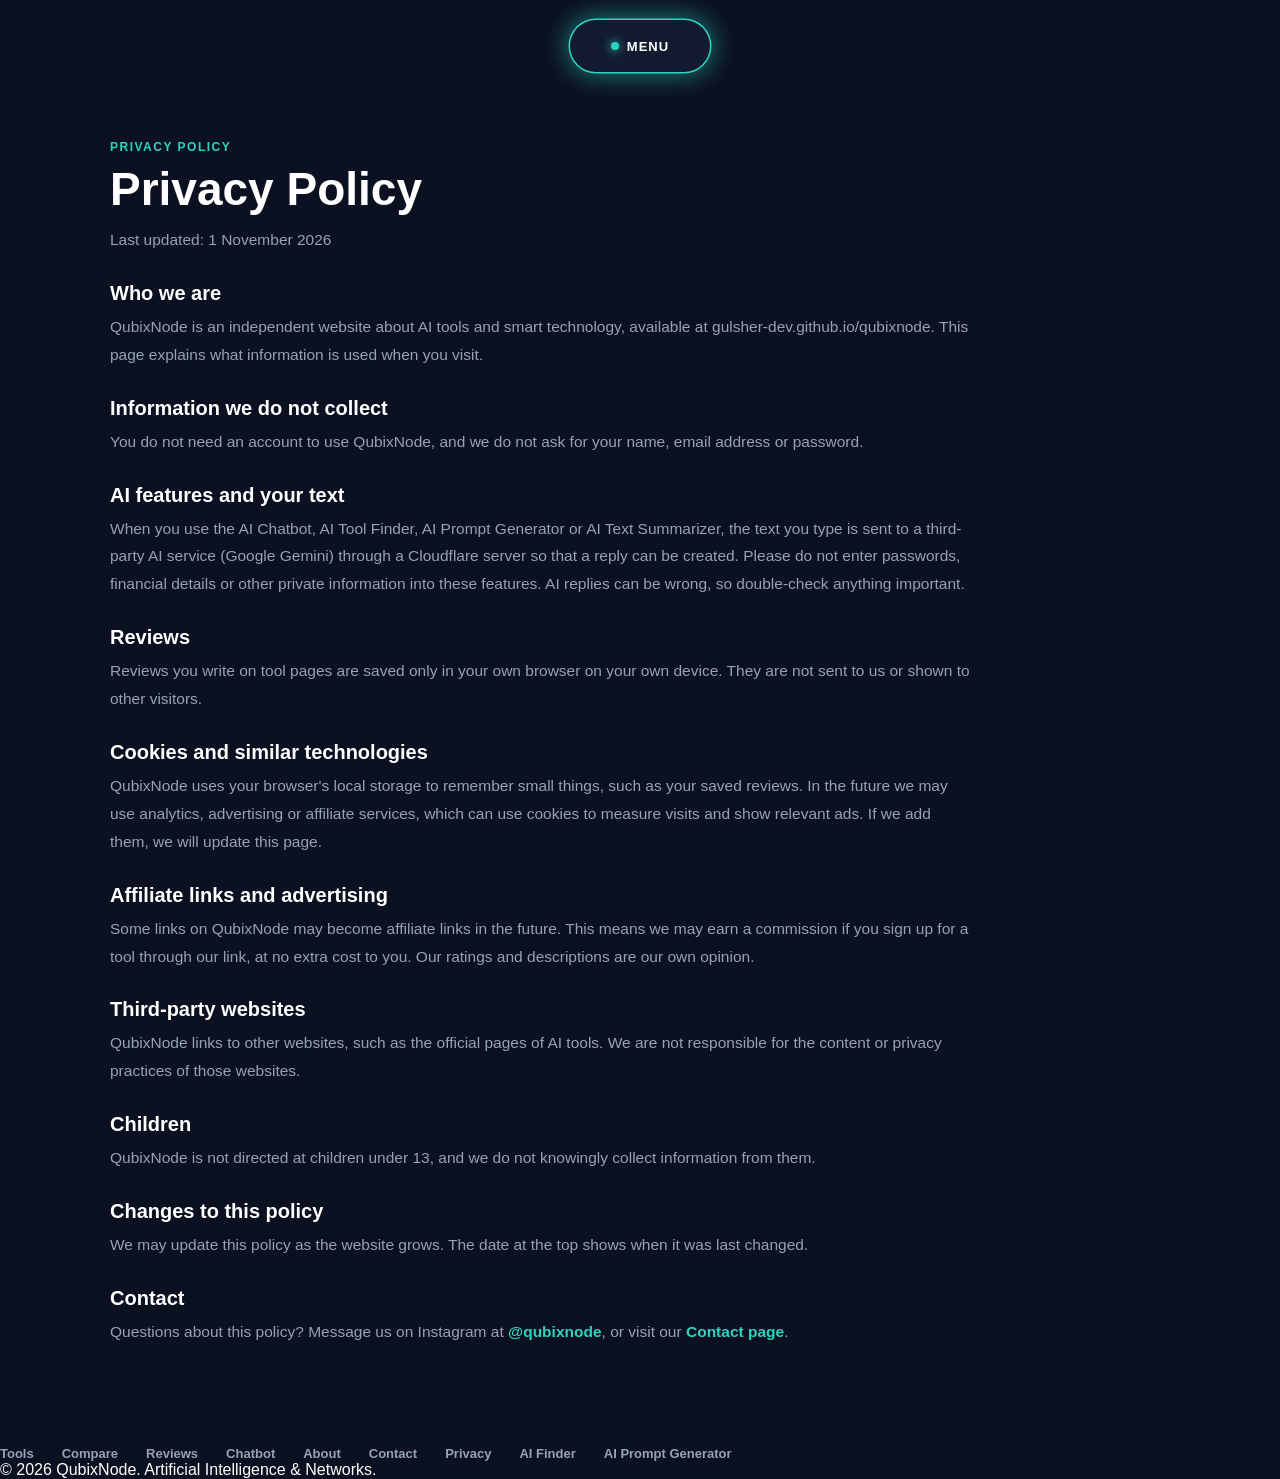
<file: privacy.html>
<!DOCTYPE html>
<html lang="en">
<head>
<meta charset="UTF-8">
<meta name="viewport" content="width=device-width, initial-scale=1.0">
<title>Privacy Policy — QubixNode</title>
<meta name="description" content="How QubixNode handles your information.">
<link rel="stylesheet" href="style.css">
<style>
.ft-wrap{max-width:760px}
.ft-wrap h1{color:var(--white);font-size:clamp(30px,5vw,46px);margin:8px 0 10px}
.pv h2{color:var(--white);font-size:20px;margin:28px 0 8px}
.pv p,.pv li{color:var(--slate);line-height:1.8;font-size:15.5px}
.pv a{color:var(--teal);font-weight:700}
</style>
</head>
<body>

<header class="nav-wrapper" id="navWrapper">
  <div class="nav-pill" id="navPill">
    <a href="index.html" class="nav-logo"><span class="logo-dot"></span> QubixNode</a>
    <nav class="nav-links">
      <div class="nav-item" data-menu="tools"><span>TOOLS</span><svg class="chevron" width="10" height="6" viewBox="0 0 10 6"><path d="M1 1L5 5L9 1" stroke="currentColor" stroke-width="1.5" fill="none"/></svg></div>
      <div class="nav-item" data-menu="compare"><span>COMPARE</span><svg class="chevron" width="10" height="6" viewBox="0 0 10 6"><path d="M1 1L5 5L9 1" stroke="currentColor" stroke-width="1.5" fill="none"/></svg></div>
      <div class="nav-item" data-menu="reviews"><span>REVIEWS</span><svg class="chevron" width="10" height="6" viewBox="0 0 10 6"><path d="M1 1L5 5L9 1" stroke="currentColor" stroke-width="1.5" fill="none"/></svg></div>
      <a href="chatbot.html" class="nav-item"><span>CHATBOT</span></a>
    </nav>
    <a href="tools.html" class="nav-cta">EXPLORE TOOLS →</a>
    <div class="nav-collapsed-label"><span class="pulse-dot"></span> MENU</div>
  </div>
  <div class="mega-menu" id="megaMenu">
    <div class="mega-panel" data-panel="tools"><div class="mega-head"><span class="mega-eyebrow">TOOLS</span><h2>AI Tool Directory</h2><p>Browse the best AI tools by category.</p></div>
      <div class="mega-cols"><div class="mega-col"><h4>CATEGORIES</h4>
        <a href="tools.html?cat=writing">Writing</a><a href="tools.html?cat=image">Image</a><a href="tools.html?cat=code">Code</a><a href="tools.html?cat=video">Video</a><a href="tools.html?cat=productivity">Productivity</a><a href="tools.html?cat=chatbots">Chatbots</a></div></div></div>
    <div class="mega-panel" data-panel="compare"><div class="mega-head"><span class="mega-eyebrow">COMPARE</span><h2>Compare any two</h2><p>AI tools, laptops, phones and headphones head to head.</p></div>
      <div class="mega-cols"><div class="mega-col"><h4>START</h4><a href="compare.html">Open comparison</a></div></div></div>
    <div class="mega-panel" data-panel="reviews"><div class="mega-head"><span class="mega-eyebrow">REVIEWS</span><h2>Honest reviews</h2><p>See what people think of each tool.</p></div>
      <div class="mega-cols"><div class="mega-col"><h4>READ</h4><a href="reviews.html">All reviews</a></div></div></div>
  </div>
</header>

<main class="page-content">
  <div class="ft-wrap pv" style="max-width:860px">
    <div class="section-eyebrow">PRIVACY POLICY</div>
    <h1>Privacy Policy</h1>
    <p>Last updated: 1 November 2026</p>

    <h2>Who we are</h2>
    <p>QubixNode is an independent website about AI tools and smart technology, available at gulsher-dev.github.io/qubixnode. This page explains what information is used when you visit.</p>

    <h2>Information we do not collect</h2>
    <p>You do not need an account to use QubixNode, and we do not ask for your name, email address or password.</p>

    <h2>AI features and your text</h2>
    <p>When you use the AI Chatbot, AI Tool Finder, AI Prompt Generator or AI Text Summarizer, the text you type is sent to a third-party AI service (Google Gemini) through a Cloudflare server so that a reply can be created. Please do not enter passwords, financial details or other private information into these features. AI replies can be wrong, so double-check anything important.</p>

    <h2>Reviews</h2>
    <p>Reviews you write on tool pages are saved only in your own browser on your own device. They are not sent to us or shown to other visitors.</p>

    <h2>Cookies and similar technologies</h2>
    <p>QubixNode uses your browser's local storage to remember small things, such as your saved reviews. In the future we may use analytics, advertising or affiliate services, which can use cookies to measure visits and show relevant ads. If we add them, we will update this page.</p>

    <h2>Affiliate links and advertising</h2>
    <p>Some links on QubixNode may become affiliate links in the future. This means we may earn a commission if you sign up for a tool through our link, at no extra cost to you. Our ratings and descriptions are our own opinion.</p>

    <h2>Third-party websites</h2>
    <p>QubixNode links to other websites, such as the official pages of AI tools. We are not responsible for the content or privacy practices of those websites.</p>

    <h2>Children</h2>
    <p>QubixNode is not directed at children under 13, and we do not knowingly collect information from them.</p>

    <h2>Changes to this policy</h2>
    <p>We may update this policy as the website grows. The date at the top shows when it was last changed.</p>

    <h2>Contact</h2>
    <p>Questions about this policy? Message us on Instagram at <a href="https://www.instagram.com/qubixnode/" target="_blank" rel="noopener noreferrer">@qubixnode</a>, or visit our <a href="contact.html">Contact page</a>.</p>
  </div>
</main>

<footer class="site-footer">
  <div class="footer-links"><a href="tools.html">Tools</a> <a href="compare.html">Compare</a> <a href="reviews.html">Reviews</a> <a href="chatbot.html">Chatbot</a> <a href="about.html">About</a> <a href="contact.html">Contact</a> <a href="privacy.html">Privacy</a></div>
  <p>© 2026 QubixNode. Artificial Intelligence &amp; Networks.</p>
</footer>

<script src="script.js"></script>
</body>
</html>
</file>
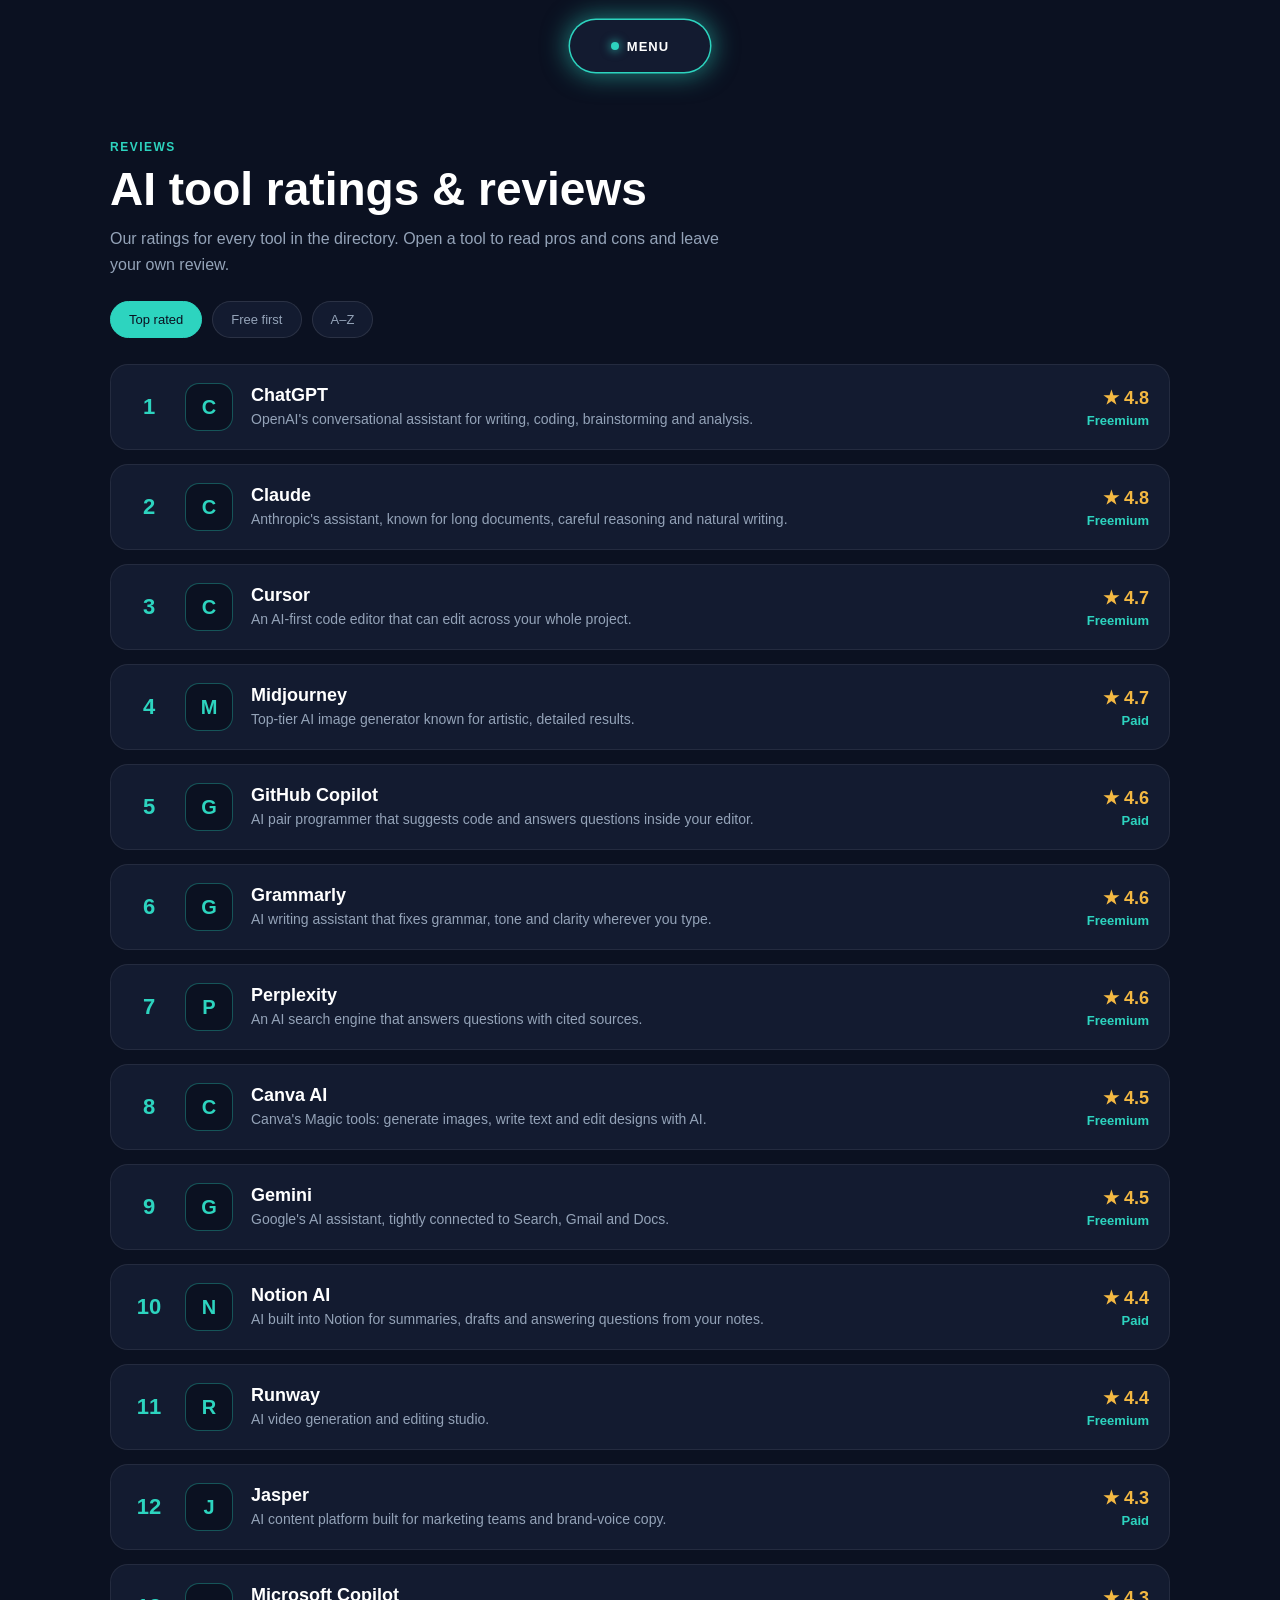
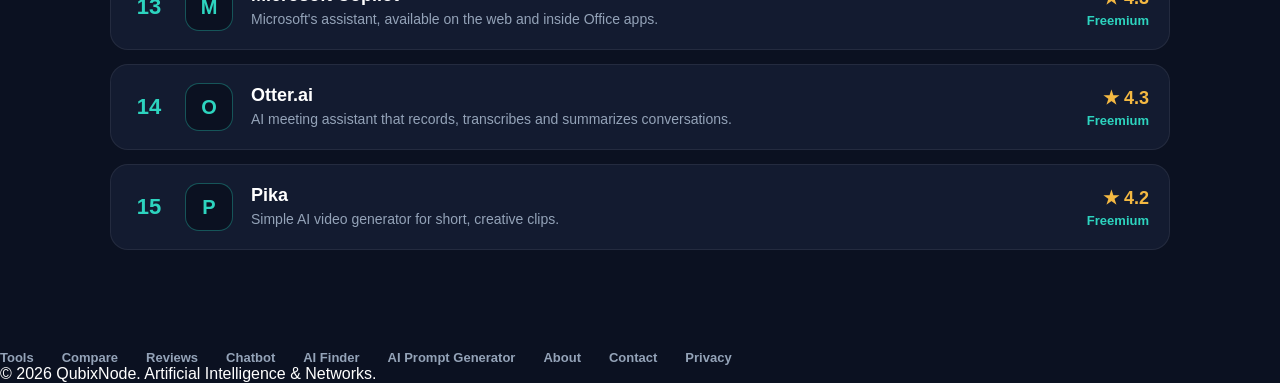
<file: reviews.html>
<!DOCTYPE html>
<html lang="en">
<head>
<meta charset="UTF-8">
<meta name="viewport" content="width=device-width, initial-scale=1.0">
<title>Reviews — QubixNode</title>
<meta name="description" content="Ratings and reviews for AI tools on QubixNode.">
<link rel="stylesheet" href="style.css">
<style>
.rv-head h1{color:var(--white);font-size:clamp(30px,5vw,46px);margin:8px 0 10px}
.rv-head p{color:var(--slate);max-width:640px;line-height:1.6;margin-bottom:24px}
.rv-controls{display:flex;gap:10px;flex-wrap:wrap;margin-bottom:26px}
.rv-controls button{background:var(--navy-light);color:var(--slate);border:1px solid rgba(255,255,255,.1);border-radius:999px;padding:10px 18px;font-weight:700;cursor:pointer;font:inherit;font-size:13px}
.rv-controls button.active{background:var(--teal);color:var(--navy);border-color:var(--teal)}
.rv-list{display:grid;gap:14px}
.rv-row{display:flex;align-items:center;gap:18px;background:var(--navy-light);border:1px solid rgba(255,255,255,.07);border-radius:18px;padding:18px 20px;color:var(--white);transition:border-color .2s,transform .2s}
.rv-row:hover{border-color:rgba(45,212,191,.5);transform:translateY(-2px)}
.rv-rank{font-size:22px;font-weight:800;color:var(--teal);width:36px;text-align:center}
.rv-icon{width:48px;height:48px;border-radius:14px;background:var(--navy);border:1px solid rgba(45,212,191,.35);display:flex;align-items:center;justify-content:center;font-weight:800;font-size:20px;color:var(--teal);flex-shrink:0}
.rv-main{flex:1;min-width:0}
.rv-name{font-size:18px;font-weight:800}
.rv-verdict{color:var(--slate);font-size:14px;margin-top:4px;line-height:1.4}
.rv-meta{text-align:right;font-size:13px;font-weight:700;white-space:nowrap}
.rv-meta .rate{color:#f4b942;font-size:18px}
.rv-meta .price{color:var(--teal);display:block;margin-top:4px}
.rv-meta .users{color:var(--slate);display:block;margin-top:4px;font-weight:600;font-size:12px}
@media(max-width:600px){.rv-row{flex-wrap:wrap}.rv-meta{text-align:left;width:100%}}
</style>
</head>
<body>

<header class="nav-wrapper" id="navWrapper">
  <div class="nav-pill" id="navPill">
    <a href="index.html" class="nav-logo"><span class="logo-dot"></span> QubixNode</a>
    <nav class="nav-links">
      <div class="nav-item" data-menu="tools"><span>TOOLS</span><svg class="chevron" width="10" height="6" viewBox="0 0 10 6"><path d="M1 1L5 5L9 1" stroke="currentColor" stroke-width="1.5" fill="none"/></svg></div>
      <div class="nav-item" data-menu="compare"><span>COMPARE</span><svg class="chevron" width="10" height="6" viewBox="0 0 10 6"><path d="M1 1L5 5L9 1" stroke="currentColor" stroke-width="1.5" fill="none"/></svg></div>
      <div class="nav-item" data-menu="reviews"><span>REVIEWS</span><svg class="chevron" width="10" height="6" viewBox="0 0 10 6"><path d="M1 1L5 5L9 1" stroke="currentColor" stroke-width="1.5" fill="none"/></svg></div>
      <a href="chatbot.html" class="nav-item"><span>CHATBOT</span></a>
    </nav>
    <a href="tools.html" class="nav-cta">EXPLORE TOOLS →</a>
    <div class="nav-collapsed-label"><span class="pulse-dot"></span> MENU</div>
  </div>
  <div class="mega-menu" id="megaMenu">
    <div class="mega-panel" data-panel="tools"><div class="mega-head"><span class="mega-eyebrow">TOOLS</span><h2>AI Tool Directory</h2><p>Browse the best AI tools by category.</p></div>
      <div class="mega-cols"><div class="mega-col"><h4>CATEGORIES</h4>
        <a href="tools.html?cat=writing">Writing</a><a href="tools.html?cat=image">Image</a><a href="tools.html?cat=code">Code</a><a href="tools.html?cat=video">Video</a><a href="tools.html?cat=productivity">Productivity</a><a href="tools.html?cat=chatbots">Chatbots</a></div></div></div>
    <div class="mega-panel" data-panel="compare"><div class="mega-head"><span class="mega-eyebrow">COMPARE</span><h2>Compare any two</h2><p>AI tools, laptops, phones and headphones head to head.</p></div>
      <div class="mega-cols"><div class="mega-col"><h4>START</h4><a href="compare.html">Open comparison</a></div></div></div>
    <div class="mega-panel" data-panel="reviews"><div class="mega-head"><span class="mega-eyebrow">REVIEWS</span><h2>Honest reviews</h2><p>See what people think of each tool.</p></div>
      <div class="mega-cols"><div class="mega-col"><h4>READ</h4><a href="reviews.html">All reviews</a></div></div></div>
  </div>
</header>

<main class="page-content">
  <div class="rv-head">
    <div class="section-eyebrow">REVIEWS</div>
    <h1>AI tool ratings &amp; reviews</h1>
    <p>Our ratings for every tool in the directory. Open a tool to read pros and cons and leave your own review.</p>
  </div>
  <div class="rv-controls" id="rvControls">
    <button data-sort="top" class="active">Top rated</button>
    <button data-sort="free">Free first</button>
    <button data-sort="az">A–Z</button>
  </div>
  <div class="rv-list" id="rvList"></div>
</main>

<footer class="site-footer">
  <div class="footer-links"><a href="tools.html">Tools</a> <a href="compare.html">Compare</a> <a href="reviews.html">Reviews</a> <a href="chatbot.html">Chatbot</a></div>
  <p>© 2026 QubixNode. Artificial Intelligence &amp; Networks.</p>
</footer>

<script>
const RV = {"chatgpt":{"n":"ChatGPT","c":"chatbots","p":"Freemium","r":4.8,"d":"OpenAI's conversational assistant for writing, coding, brainstorming and analysis."},"claude":{"n":"Claude","c":"chatbots","p":"Freemium","r":4.8,"d":"Anthropic's assistant, known for long documents, careful reasoning and natural writing."},"gemini":{"n":"Gemini","c":"chatbots","p":"Freemium","r":4.5,"d":"Google's AI assistant, tightly connected to Search, Gmail and Docs."},"perplexity":{"n":"Perplexity","c":"chatbots","p":"Freemium","r":4.6,"d":"An AI search engine that answers questions with cited sources."},"grammarly":{"n":"Grammarly","c":"writing","p":"Freemium","r":4.6,"d":"AI writing assistant that fixes grammar, tone and clarity wherever you type."},"jasper":{"n":"Jasper","c":"writing","p":"Paid","r":4.3,"d":"AI content platform built for marketing teams and brand-voice copy."},"midjourney":{"n":"Midjourney","c":"image","p":"Paid","r":4.7,"d":"Top-tier AI image generator known for artistic, detailed results."},"canva-ai":{"n":"Canva AI","c":"image","p":"Freemium","r":4.5,"d":"Canva's Magic tools: generate images, write text and edit designs with AI."},"github-copilot":{"n":"GitHub Copilot","c":"code","p":"Paid","r":4.6,"d":"AI pair programmer that suggests code and answers questions inside your editor."},"cursor":{"n":"Cursor","c":"code","p":"Freemium","r":4.7,"d":"An AI-first code editor that can edit across your whole project."},"runway":{"n":"Runway","c":"video","p":"Freemium","r":4.4,"d":"AI video generation and editing studio."},"pika":{"n":"Pika","c":"video","p":"Freemium","r":4.2,"d":"Simple AI video generator for short, creative clips."},"notion-ai":{"n":"Notion AI","c":"productivity","p":"Paid","r":4.4,"d":"AI built into Notion for summaries, drafts and answering questions from your notes."},"otter":{"n":"Otter.ai","c":"productivity","p":"Freemium","r":4.3,"d":"AI meeting assistant that records, transcribes and summarizes conversations."},"copilot":{"n":"Microsoft Copilot","c":"productivity","p":"Freemium","r":4.3,"d":"Microsoft's assistant, available on the web and inside Office apps."}};
function esc(s){return String(s).replace(/[&<>"']/g,c=>({'&':'&amp;','<':'&lt;','>':'&gt;','"':'&quot;',"'":'&#39;'}[c]));}
function localReviews(){ try{ return JSON.parse(localStorage.getItem('qubixReviews'))||{}; }catch(e){ return {}; } }
let sortMode='top';
function render(){
  const lr=localReviews();
  let arr=Object.keys(RV).map(k=>Object.assign({slug:k},RV[k]));
  if(sortMode==='top') arr.sort((a,b)=>b.r-a.r||a.n.localeCompare(b.n));
  else if(sortMode==='az') arr.sort((a,b)=>a.n.localeCompare(b.n));
  else { const w={Freemium:0,Paid:1}; arr.sort((a,b)=>(w[a.p]-w[b.p])||b.r-a.r); }
  document.getElementById('rvList').innerHTML=arr.map((t,i)=>{
    const n=(lr[t.slug]||[]).length;
    return '<a class="rv-row" href="tool.html?slug='+t.slug+'"><div class="rv-rank">'+(i+1)+'</div><div class="rv-icon">'+esc(t.n[0])+'</div><div class="rv-main"><div class="rv-name">'+esc(t.n)+'</div><div class="rv-verdict">'+esc(t.d)+'</div></div><div class="rv-meta"><span class="rate">★ '+t.r.toFixed(1)+'</span><span class="price">'+esc(t.p)+'</span>'+(n?'<span class="users">'+n+' review'+(n>1?'s':'')+' from you</span>':'')+'</div></a>';
  }).join('');
}
document.querySelectorAll('#rvControls button').forEach(b=>b.addEventListener('click',()=>{
  document.querySelectorAll('#rvControls button').forEach(x=>x.classList.remove('active'));
  b.classList.add('active'); sortMode=b.dataset.sort; render();
}));
render();
</script>
<script src="script.js"></script>
</body>
</html>
</file>
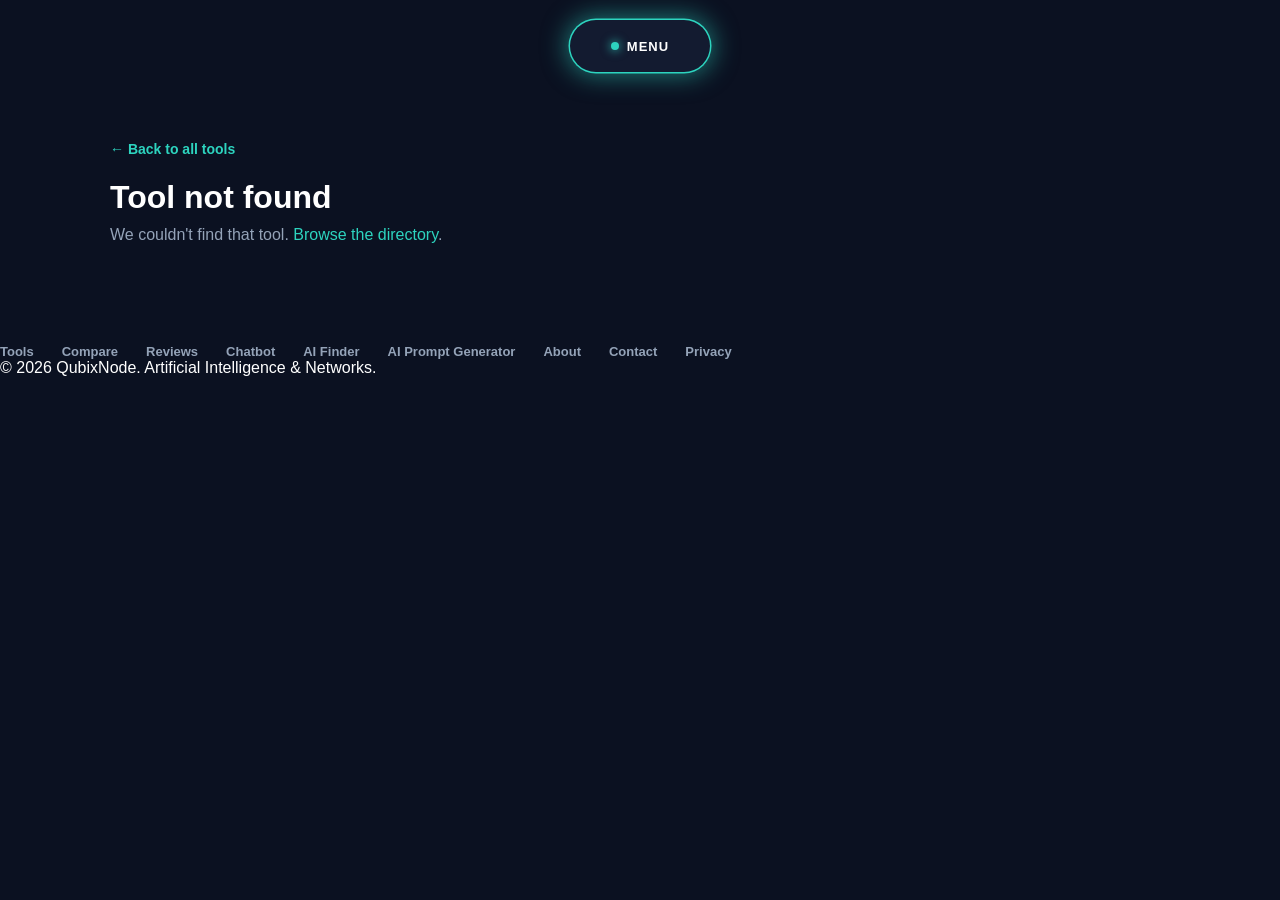
<file: tool.html>
<!DOCTYPE html>
<html lang="en">
<head>
<meta charset="UTF-8">
<meta name="viewport" content="width=device-width, initial-scale=1.0">
<title>Tool Details — QubixNode</title>
<meta name="description" content="Pros, cons, pricing and reviews for AI tools on QubixNode.">
<link rel="stylesheet" href="style.css">
<style>
.tdp-back-link{display:inline-block;color:var(--teal);font-weight:700;font-size:14px;margin-bottom:22px}
.tool-detail-head{display:flex;gap:22px;align-items:center;flex-wrap:wrap;margin-bottom:22px}
.tool-icon-lg{width:76px;height:76px;border-radius:20px;background:var(--navy-light);border:1px solid rgba(45,212,191,.35);display:flex;align-items:center;justify-content:center;font-size:34px;font-weight:800;color:var(--teal)}
.tool-detail-head h1{font-size:clamp(28px,5vw,42px);color:var(--white)}
.tool-detail-meta{display:flex;gap:10px;flex-wrap:wrap;margin-top:8px;color:var(--slate);font-size:13px;font-weight:700}
.tool-detail-meta span{background:var(--navy-light);padding:5px 12px;border-radius:999px}
.tool-detail-desc{color:var(--slate);font-size:16px;line-height:1.6;max-width:720px;margin-bottom:22px}
.td-visit{display:inline-block;background:var(--teal);color:var(--navy);font-weight:800;padding:14px 26px;border-radius:999px;margin-bottom:34px}
.td-visit:hover{box-shadow:0 0 22px var(--teal-glow)}
.tool-detail-grid{display:grid;grid-template-columns:repeat(auto-fit,minmax(260px,1fr));gap:18px;margin-bottom:40px}
.tool-detail-card{background:var(--navy-light);border:1px solid rgba(255,255,255,.07);border-radius:18px;padding:22px;color:var(--white)}
.tool-detail-card h3{font-size:13px;letter-spacing:1px;color:var(--teal);margin-bottom:12px}
.tool-detail-card ul{padding-left:18px;color:var(--slate);line-height:1.7;font-size:14.5px}
.tool-detail-card p{color:var(--slate);line-height:1.6;font-size:14.5px}
.reviews-section h2{color:var(--white);margin-bottom:6px}
#reviewsSummary{color:var(--slate);margin-bottom:18px;font-size:14px}
.review-form{background:var(--navy-light);border-radius:18px;padding:20px;margin-bottom:22px}
.review-stars{display:flex;gap:6px;margin-bottom:12px}
.review-stars span{font-size:28px;color:#475569;cursor:pointer;user-select:none}
.review-stars span.active{color:#f4b942}
.review-form textarea{width:100%;min-height:90px;background:var(--navy);color:var(--white);border:1px solid rgba(255,255,255,.12);border-radius:12px;padding:12px;font:inherit;resize:vertical}
.review-form button{margin-top:12px;background:var(--teal);color:var(--navy);font-weight:800;border:0;border-radius:999px;padding:12px 24px;cursor:pointer}
.review-item{background:var(--navy-light);border-radius:14px;padding:16px;margin-bottom:12px;color:var(--white)}
.review-item-stars{color:#f4b942}
.review-item-date{color:var(--slate);font-size:12px;margin-left:8px}
.review-item p{margin-top:8px;color:#cbd5e1;font-size:14.5px;line-height:1.5;word-wrap:break-word}
</style>
</head>
<body>

<header class="nav-wrapper" id="navWrapper">
  <div class="nav-pill" id="navPill">
    <a href="index.html" class="nav-logo"><span class="logo-dot"></span> QubixNode</a>
    <nav class="nav-links">
      <div class="nav-item" data-menu="tools"><span>TOOLS</span><svg class="chevron" width="10" height="6" viewBox="0 0 10 6"><path d="M1 1L5 5L9 1" stroke="currentColor" stroke-width="1.5" fill="none"/></svg></div>
      <div class="nav-item" data-menu="compare"><span>COMPARE</span><svg class="chevron" width="10" height="6" viewBox="0 0 10 6"><path d="M1 1L5 5L9 1" stroke="currentColor" stroke-width="1.5" fill="none"/></svg></div>
      <div class="nav-item" data-menu="reviews"><span>REVIEWS</span><svg class="chevron" width="10" height="6" viewBox="0 0 10 6"><path d="M1 1L5 5L9 1" stroke="currentColor" stroke-width="1.5" fill="none"/></svg></div>
      <a href="chatbot.html" class="nav-item"><span>CHATBOT</span></a>
    </nav>
    <a href="tools.html" class="nav-cta">EXPLORE TOOLS →</a>
    <div class="nav-collapsed-label"><span class="pulse-dot"></span> MENU</div>
  </div>
  <div class="mega-menu" id="megaMenu">
    <div class="mega-panel" data-panel="tools"><div class="mega-head"><span class="mega-eyebrow">TOOLS</span><h2>AI Tool Directory</h2><p>Browse the best AI tools by category.</p></div>
      <div class="mega-cols"><div class="mega-col"><h4>CATEGORIES</h4>
        <a href="tools.html?cat=writing">Writing</a><a href="tools.html?cat=image">Image</a><a href="tools.html?cat=code">Code</a><a href="tools.html?cat=video">Video</a><a href="tools.html?cat=productivity">Productivity</a><a href="tools.html?cat=chatbots">Chatbots</a></div></div></div>
    <div class="mega-panel" data-panel="compare"><div class="mega-head"><span class="mega-eyebrow">COMPARE</span><h2>Compare any two</h2><p>AI tools, laptops, phones and headphones head to head.</p></div>
      <div class="mega-cols"><div class="mega-col"><h4>START</h4><a href="compare.html">Open comparison</a></div></div></div>
    <div class="mega-panel" data-panel="reviews"><div class="mega-head"><span class="mega-eyebrow">REVIEWS</span><h2>Honest reviews</h2><p>See what people think of each tool.</p></div>
      <div class="mega-cols"><div class="mega-col"><h4>READ</h4><a href="reviews.html">All reviews</a></div></div></div>
  </div>
</header>

<main class="page-content">
  <a href="tools.html" class="tdp-back-link">← Back to all tools</a>

  <div id="toolNotFound" style="display:none;color:var(--white)">
    <h1>Tool not found</h1>
    <p style="color:var(--slate);margin-top:10px">We couldn't find that tool. <a href="tools.html" style="color:var(--teal)">Browse the directory</a>.</p>
  </div>

  <div id="toolDetail" style="display:none">
    <div class="tool-detail-head">
      <div class="tool-icon-lg" id="tdIcon"></div>
      <div>
        <h1 id="tdName"></h1>
        <div class="tool-detail-meta"><span id="tdPrice"></span><span id="tdRating"></span><span id="tdCat"></span></div>
      </div>
    </div>
    <p class="tool-detail-desc" id="tdDesc"></p>
    <a class="td-visit" id="tdVisitBtn" target="_blank" rel="noopener noreferrer">Visit Website →</a>

    <div class="tool-detail-grid">
      <div class="tool-detail-card"><h3>👍 PROS</h3><ul id="tdPros"></ul></div>
      <div class="tool-detail-card"><h3>👎 CONS</h3><ul id="tdCons"></ul></div>
      <div class="tool-detail-card"><h3>🎯 BEST FOR</h3><p id="tdBest"></p></div>
      <div class="tool-detail-card"><h3>💸 FREE TIER</h3><p id="tdFree"></p></div>
    </div>

    <section class="reviews-section">
      <h2>Reviews</h2>
      <div id="reviewsSummary"></div>
      <div class="review-form">
        <div class="review-stars" id="reviewStarsInput">
          <span data-v="1">★</span><span data-v="2">★</span><span data-v="3">★</span><span data-v="4">★</span><span data-v="5">★</span>
        </div>
        <textarea id="reviewText" maxlength="500" placeholder="Share your experience with this tool..."></textarea>
        <button id="submitReviewBtn">Submit Review</button>
        <div id="reviewMsg" style="color:var(--slate);font-size:13px;margin-top:8px"></div>
      </div>
      <div id="reviewList"></div>
    </section>
  </div>
</main>

<footer class="site-footer">
  <div class="footer-links"><a href="tools.html">Tools</a> <a href="compare.html">Compare</a> <a href="reviews.html">Reviews</a> <a href="chatbot.html">Chatbot</a></div>
  <p>© 2026 QubixNode. Artificial Intelligence &amp; Networks.</p>
</footer>

<script>
const TOOL_DETAILS = {
 "chatgpt": {"name":"ChatGPT","cat":"chatbots","price":"Freemium","rating":"4.8","url":"https://chat.openai.com","desc":"OpenAI's conversational assistant for writing, coding, brainstorming and analysis.","pros":["Great all-rounder","Huge plugin and tool ecosystem","Strong at coding and writing"],"cons":["Best models need a paid plan","Can state wrong facts confidently"],"bestFor":"Students, writers, developers and anyone who wants one general assistant.","freeTier":"Free plan with limited access to the newest model."},
 "claude": {"name":"Claude","cat":"chatbots","price":"Freemium","rating":"4.8","url":"https://claude.ai","desc":"Anthropic's assistant, known for long documents, careful reasoning and natural writing.","pros":["Excellent with long documents","Natural, less robotic writing","Strong coding help"],"cons":["Free plan has message limits","No built-in image generation"],"bestFor":"Researchers, writers and developers working with long text or code.","freeTier":"Free plan with daily message limits."},
 "gemini": {"name":"Gemini","cat":"chatbots","price":"Freemium","rating":"4.5","url":"https://gemini.google.com","desc":"Google's AI assistant, tightly connected to Search, Gmail and Docs.","pros":["Deep Google app integration","Generous free tier","Good multimodal skills"],"cons":["Answers vary in quality","Best features need Google One AI plan"],"bestFor":"People who live in Google Workspace.","freeTier":"Free with a Google account."},
 "perplexity": {"name":"Perplexity","cat":"chatbots","price":"Freemium","rating":"4.6","url":"https://www.perplexity.ai","desc":"An AI search engine that answers questions with cited sources.","pros":["Cites its sources","Fast research answers","Clean interface"],"cons":["Less creative than chatbots","Pro features are paid"],"bestFor":"Researchers and anyone replacing quick web searches.","freeTier":"Free searches with daily Pro limits."},
 "grammarly": {"name":"Grammarly","cat":"writing","price":"Freemium","rating":"4.6","url":"https://www.grammarly.com","desc":"AI writing assistant that fixes grammar, tone and clarity wherever you type.","pros":["Works in any browser and app","Catches errors quickly","Tone suggestions"],"cons":["Advanced suggestions are paid","Can flatten your style"],"bestFor":"Students, professionals and non-native English writers.","freeTier":"Free grammar and spelling checks."},
 "jasper": {"name":"Jasper","cat":"writing","price":"Paid","rating":"4.3","url":"https://www.jasper.ai","desc":"AI content platform built for marketing teams and brand-voice copy.","pros":["Brand voice settings","Many marketing templates","Team features"],"cons":["No real free plan","Pricey for solo users"],"bestFor":"Marketing teams producing a lot of copy.","freeTier":"Free trial only."},
 "midjourney": {"name":"Midjourney","cat":"image","price":"Paid","rating":"4.7","url":"https://www.midjourney.com","desc":"Top-tier AI image generator known for artistic, detailed results.","pros":["Stunning image quality","Strong artistic styles","Active community"],"cons":["No free plan","Learning curve for prompts"],"bestFor":"Designers, artists and creators wanting premium visuals.","freeTier":"No free tier; paid subscription required."},
 "canva-ai": {"name":"Canva AI","cat":"image","price":"Freemium","rating":"4.5","url":"https://www.canva.com","desc":"Canva's Magic tools: generate images, write text and edit designs with AI.","pros":["Easy for beginners","All-in-one design suite","Huge template library"],"cons":["Best AI tools need Pro","Less control than pro design apps"],"bestFor":"Social media creators and small businesses.","freeTier":"Free plan with limited AI uses."},
 "github-copilot": {"name":"GitHub Copilot","cat":"code","price":"Paid","rating":"4.6","url":"https://github.com/features/copilot","desc":"AI pair programmer that suggests code and answers questions inside your editor.","pros":["Works in popular editors","Fast autocomplete","Chat for explaining code"],"cons":["Suggestions can be wrong","Paid for most users"],"bestFor":"Developers who want help while coding.","freeTier":"Free for verified students and open-source maintainers."},
 "cursor": {"name":"Cursor","cat":"code","price":"Freemium","rating":"4.7","url":"https://www.cursor.com","desc":"An AI-first code editor that can edit across your whole project.","pros":["Understands the whole codebase","Multi-file edits","Familiar VS Code feel"],"cons":["Usage limits on free plan","Needs review of generated changes"],"bestFor":"Developers who want an AI-native editor.","freeTier":"Free plan with limited requests."},
 "runway": {"name":"Runway","cat":"video","price":"Freemium","rating":"4.4","url":"https://runwayml.com","desc":"AI video generation and editing studio.","pros":["Text and image to video","Powerful editing tools","Fast-moving features"],"cons":["Credits run out quickly","Clips are short"],"bestFor":"Video creators and filmmakers.","freeTier":"Free credits to start."},
 "pika": {"name":"Pika","cat":"video","price":"Freemium","rating":"4.2","url":"https://pika.art","desc":"Simple AI video generator for short, creative clips.","pros":["Easy to use","Fun effects","Quick results"],"cons":["Short clip length","Free plan is watermarked"],"bestFor":"Social media creators.","freeTier":"Free credits with watermark."},
 "notion-ai": {"name":"Notion AI","cat":"productivity","price":"Paid","rating":"4.4","url":"https://www.notion.so/product/ai","desc":"AI built into Notion for summaries, drafts and answering questions from your notes.","pros":["Lives inside your workspace","Summarizes and searches notes","Saves writing time"],"cons":["Extra cost on top of Notion","Value depends on how you use Notion"],"bestFor":"Teams and students already using Notion.","freeTier":"Limited trial; full AI is a paid add-on."},
 "otter": {"name":"Otter.ai","cat":"productivity","price":"Freemium","rating":"4.3","url":"https://otter.ai","desc":"AI meeting assistant that records, transcribes and summarizes conversations.","pros":["Accurate transcripts","Auto summaries","Works with Zoom and Meet"],"cons":["Free minutes are limited","Privacy needs checking for sensitive calls"],"bestFor":"Professionals and students in lots of meetings or lectures.","freeTier":"Free monthly transcription minutes."},
 "copilot": {"name":"Microsoft Copilot","cat":"productivity","price":"Freemium","rating":"4.3","url":"https://copilot.microsoft.com","desc":"Microsoft's assistant, available on the web and inside Office apps.","pros":["Free to try","Integrates with Office","Image generation included"],"cons":["Best Office features are paid","Less consistent than top rivals"],"bestFor":"Microsoft 365 users.","freeTier":"Free web version."}
};

function esc(s){return String(s).replace(/[&<>"']/g,c=>({'&':'&amp;','<':'&lt;','>':'&gt;','"':'&quot;',"'":'&#39;'}[c]));}
const slug = new URLSearchParams(location.search).get('slug');
const tool = TOOL_DETAILS[slug];
const KEY = 'qubixReviews';
function loadAll(){ try{ return JSON.parse(localStorage.getItem(KEY))||{}; }catch(e){ return {}; } }
function saveAll(o){ try{ localStorage.setItem(KEY, JSON.stringify(o)); }catch(e){} }
let rating = 0;

function renderReviews(){
  const list = loadAll()[slug] || [];
  const sum = document.getElementById('reviewsSummary');
  if(!list.length){ sum.textContent = 'No reviews yet — be the first.'; document.getElementById('reviewList').innerHTML=''; return; }
  const avg = (list.reduce((a,r)=>a+r.stars,0)/list.length).toFixed(1);
  sum.textContent = '★ ' + avg + ' average from ' + list.length + ' review' + (list.length>1?'s':'') + ' (saved on this device)';
  document.getElementById('reviewList').innerHTML = list.slice().reverse().map(r =>
    '<div class="review-item"><span class="review-item-stars">'+'★'.repeat(r.stars)+'☆'.repeat(5-r.stars)+'</span><span class="review-item-date">'+esc(r.date)+'</span><p>'+esc(r.text)+'</p></div>').join('');
}

if(!tool){
  document.getElementById('toolNotFound').style.display='block';
} else {
  document.title = tool.name + ' — Pros, Cons & Reviews | QubixNode';
  document.getElementById('toolDetail').style.display='block';
  document.getElementById('tdIcon').textContent = tool.name[0];
  document.getElementById('tdName').textContent = tool.name;
  document.getElementById('tdPrice').textContent = tool.price;
  document.getElementById('tdRating').textContent = '★ ' + tool.rating;
  document.getElementById('tdCat').textContent = tool.cat.charAt(0).toUpperCase()+tool.cat.slice(1);
  document.getElementById('tdDesc').textContent = tool.desc;
  document.getElementById('tdVisitBtn').href = tool.url;
  document.getElementById('tdPros').innerHTML = tool.pros.map(p=>'<li>'+esc(p)+'</li>').join('');
  document.getElementById('tdCons').innerHTML = tool.cons.map(p=>'<li>'+esc(p)+'</li>').join('');
  document.getElementById('tdBest').textContent = tool.bestFor;
  document.getElementById('tdFree').textContent = tool.freeTier;

  const stars = document.querySelectorAll('#reviewStarsInput span');
  stars.forEach(s=>s.addEventListener('click',()=>{ rating=+s.dataset.v; stars.forEach(x=>x.classList.toggle('active',+x.dataset.v<=rating)); }));
  document.getElementById('submitReviewBtn').addEventListener('click',()=>{
    const text = document.getElementById('reviewText').value.trim();
    const msg = document.getElementById('reviewMsg');
    if(!rating){ msg.textContent='Please pick a star rating.'; return; }
    if(text.length<5){ msg.textContent='Please write a short review.'; return; }
    const all = loadAll(); (all[slug]=all[slug]||[]).push({stars:rating,text:text,date:new Date().toLocaleDateString()});
    saveAll(all);
    document.getElementById('reviewText').value=''; rating=0; stars.forEach(x=>x.classList.remove('active'));
    msg.textContent='Thanks! Your review was saved.'; renderReviews();
  });
  renderReviews();
}
document.title = tool ? document.title : 'Tool not found — QubixNode';
</script>
<script>
(function(){
  var s=document.createElement('style');
  s.textContent='.tool-card{cursor:pointer}';
  document.head.appendChild(s);
  var tools=[["microsoft copilot","copilot"],["github copilot","github-copilot"],["perplexity","perplexity"],["midjourney","midjourney"],["grammarly","grammarly"],["canva ai","canva-ai"],["notion ai","notion-ai"],["chatgpt","chatgpt"],["gemini","gemini"],["claude","claude"],["cursor","cursor"],["runway","runway"],["jasper","jasper"],["otter","otter"],["pika","pika"]];
  document.addEventListener('click',function(e){
    var card=e.target.closest('.tool-card'); if(!card) return;
    var t=card.textContent.toLowerCase();
    for(var i=0;i<tools.length;i++){
      if(t.indexOf(tools[i][0])!==-1){ location.href='tool.html?slug='+tools[i][1]; return; }
    }
  });
})();
</script>
<script src="script.js"></script>
</body>
</html>
</file>
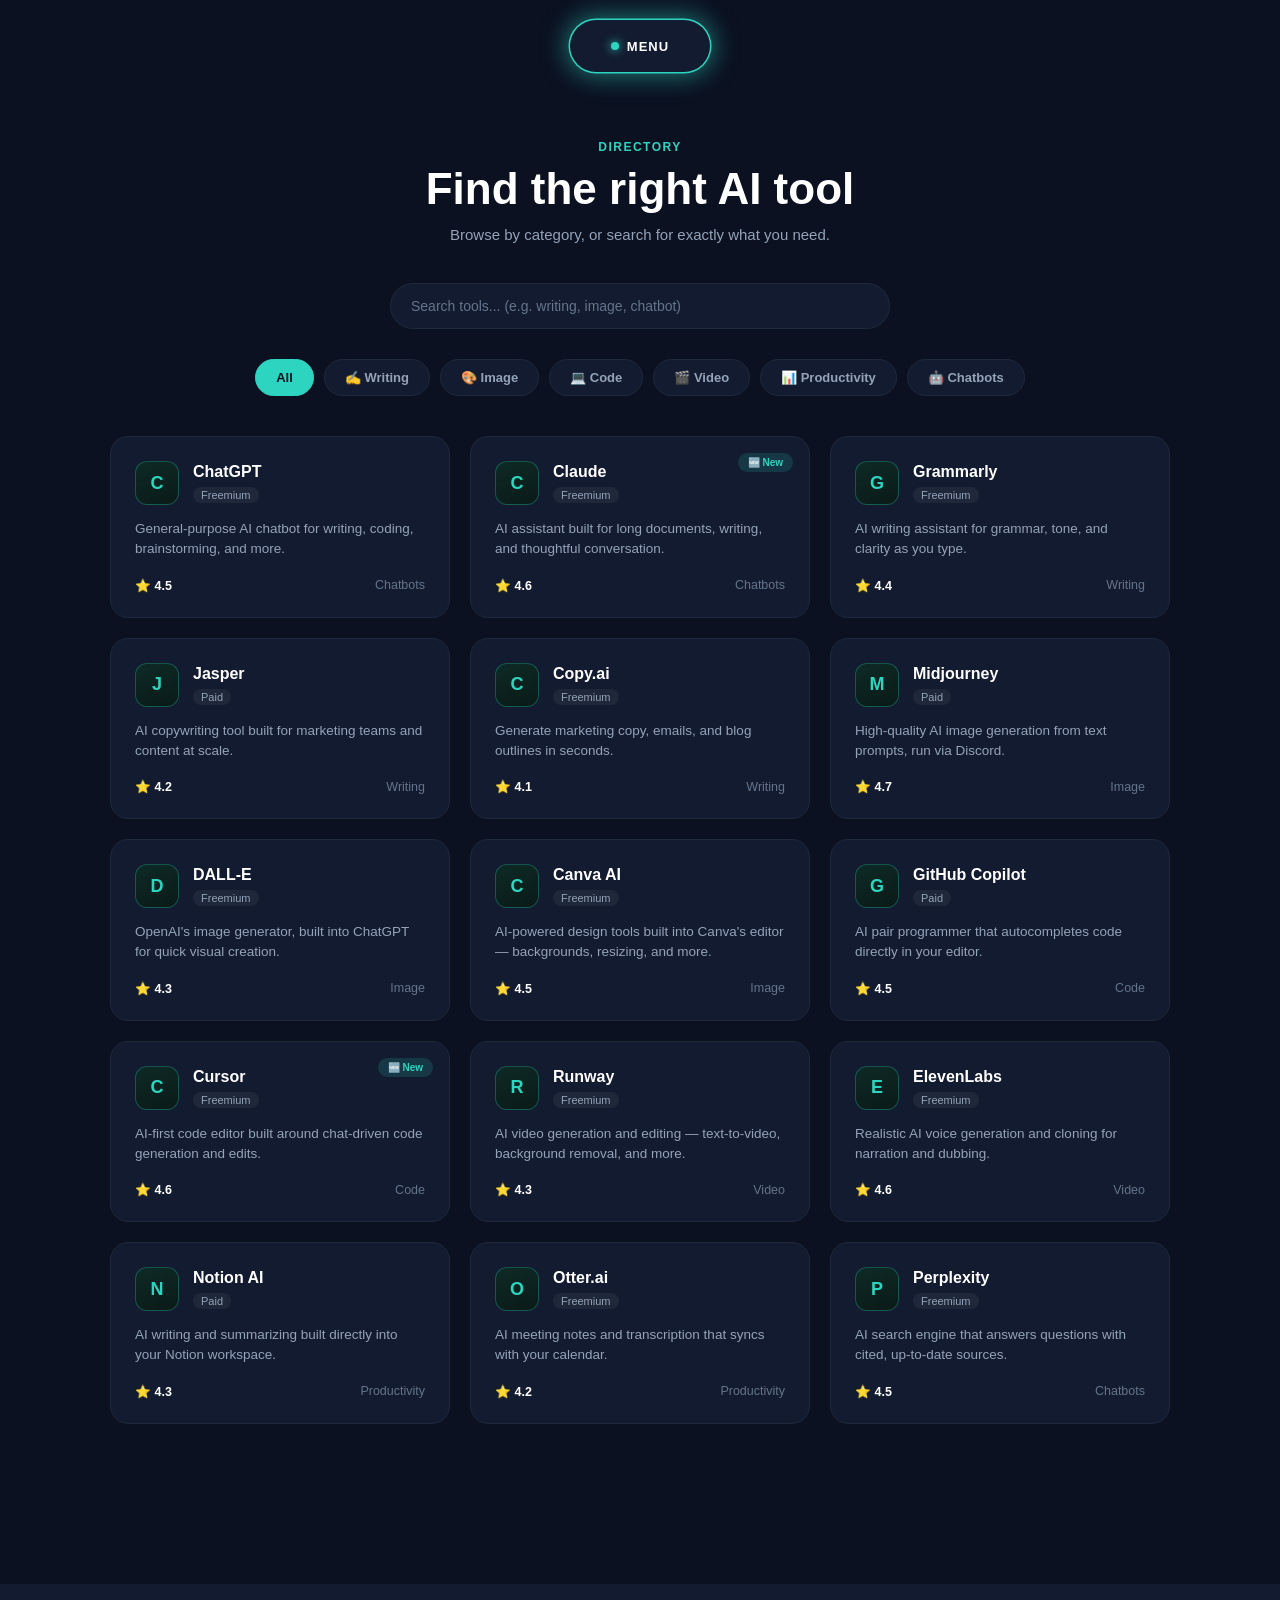
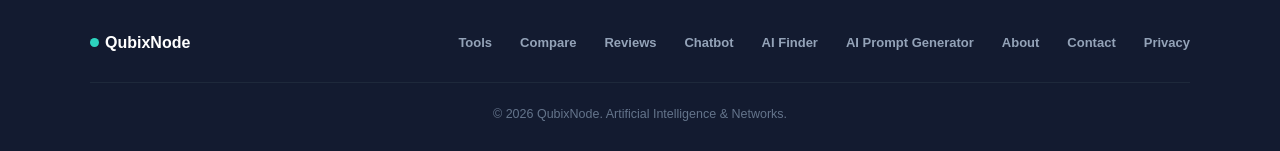
<file: tools.html>
<!DOCTYPE html>
<html lang="en">
<head>
<meta charset="UTF-8">
<meta name="viewport" content="width=device-width, initial-scale=1.0">
<title>AI Tool Directory — QubixNode</title>
<link rel="stylesheet" href="style.css">
</head>
<body>

<!-- ===== NAVBAR (Dynamic Island style) ===== -->
<header class="nav-wrapper" id="navWrapper">
  <div class="nav-pill" id="navPill">

    <a href="index.html" class="nav-logo">
      <span class="logo-dot"></span> QubixNode
    </a>

    <nav class="nav-links">
      <div class="nav-item" data-menu="tools">
        <span>TOOLS</span>
        <svg class="chevron" width="10" height="6" viewBox="0 0 10 6"><path d="M1 1L5 5L9 1" stroke="currentColor" stroke-width="1.5" fill="none"/></svg>
      </div>
      <div class="nav-item" data-menu="compare">
        <span>COMPARE</span>
        <svg class="chevron" width="10" height="6" viewBox="0 0 10 6"><path d="M1 1L5 5L9 1" stroke="currentColor" stroke-width="1.5" fill="none"/></svg>
      </div>
      <div class="nav-item" data-menu="reviews">
        <span>REVIEWS</span>
        <svg class="chevron" width="10" height="6" viewBox="0 0 10 6"><path d="M1 1L5 5L9 1" stroke="currentColor" stroke-width="1.5" fill="none"/></svg>
      </div>
            <a href="chatbot.html" class="nav-item">
        <span>CHATBOT</span>
      </a>
    </nav>

    <a href="tools.html" class="nav-cta">EXPLORE TOOLS →</a>

    <div class="nav-collapsed-label">
      <span class="pulse-dot"></span> MENU
    </div>

  </div>

  <!-- ===== MEGA MENU PANELS ===== -->
  <div class="mega-menu" id="megaMenu">

    <div class="mega-panel" data-panel="tools">
      <div class="mega-head">
        <span class="mega-eyebrow">TOOLS</span>
        <h2>Find the right AI tool, fast</h2>
        <p>Browse the directory by category, or search for exactly what you need.</p>
      </div>
      <div class="mega-cols">
        <div class="mega-col">
          <h4>BROWSE BY CATEGORY</h4>
          <a href="tools.html?cat=writing">✍️ Writing & Content</a>
          <a href="tools.html?cat=image">🎨 Image & Design</a>
          <a href="tools.html?cat=code">💻 Code & Dev</a>
          <a href="tools.html?cat=video">🎬 Video & Audio</a>
          <a href="tools.html?cat=productivity">📊 Productivity</a>
          <a href="tools.html?cat=chatbots">🤖 Chatbots</a>
        </div>
        <div class="mega-col highlight-card">
          <span class="hc-tag">NEW DROP</span>
          <div class="hc-number">15</div>
          <span class="hc-label">DAYS BETWEEN NEW TOOLS</span>
          <a href="tools.html" class="hc-link">See What's New →</a>
        </div>
      </div>
    </div>

    <div class="mega-panel" data-panel="compare">
      <div class="mega-head">
        <span class="mega-eyebrow">COMPARE</span>
        <h2>Compare any 2</h2>
        <p>AI tools, laptops, phones, headphones — pick two and see them side by side.</p>
      </div>
      <div class="mega-cols">
        <div class="mega-col">
          <a href="compare.html">⚖️ Start a Comparison</a>
        </div>
      </div>
    </div>

    <div class="mega-panel" data-panel="reviews">
      <div class="mega-head">
        <span class="mega-eyebrow">REVIEWS</span>
        <h2>What people are saying</h2>
        <p>Real ratings and reviews for every tool in the directory.</p>
      </div>
      <div class="mega-cols">
        <div class="mega-col">
          <a href="reviews.html">⭐ Browse All Reviews</a>
        </div>
      </div>
    </div>

  </div>
</header>

<!-- ===== DIRECTORY PAGE CONTENT ===== -->
<main class="page-content">
  <div class="page-hero">
    <span class="section-eyebrow">DIRECTORY</span>
    <h1>Find the right AI tool</h1>
    <p>Browse by category, or search for exactly what you need.</p>
  </div>

  <div class="dir-search-wrap">
    <input type="text" id="toolSearch" placeholder="Search tools... (e.g. writing, image, chatbot)" class="dir-search">
  </div>

  <div class="dir-tabs" id="dirTabs">
    <div class="dir-tab active" data-cat="all">All</div>
    <div class="dir-tab" data-cat="writing">✍️ Writing</div>
    <div class="dir-tab" data-cat="image">🎨 Image</div>
    <div class="dir-tab" data-cat="code">💻 Code</div>
    <div class="dir-tab" data-cat="video">🎬 Video</div>
    <div class="dir-tab" data-cat="productivity">📊 Productivity</div>
    <div class="dir-tab" data-cat="chatbots">🤖 Chatbots</div>
  </div>

  <div class="tool-grid" id="toolGrid"></div>
  <div class="empty-state" id="noResults" style="display:none;">No tools match your search — try a different term.</div>
</main>

<script>
const TOOLS = [
  { name:"ChatGPT", cat:"chatbots", desc:"General-purpose AI chatbot for writing, coding, brainstorming, and more.", price:"Freemium", rating:4.5, isNew:false },
  { name:"Claude", cat:"chatbots", desc:"AI assistant built for long documents, writing, and thoughtful conversation.", price:"Freemium", rating:4.6, isNew:true },
  { name:"Grammarly", cat:"writing", desc:"AI writing assistant for grammar, tone, and clarity as you type.", price:"Freemium", rating:4.4, isNew:false },
  { name:"Jasper", cat:"writing", desc:"AI copywriting tool built for marketing teams and content at scale.", price:"Paid", rating:4.2, isNew:false },
  { name:"Copy.ai", cat:"writing", desc:"Generate marketing copy, emails, and blog outlines in seconds.", price:"Freemium", rating:4.1, isNew:false },
  { name:"Midjourney", cat:"image", desc:"High-quality AI image generation from text prompts, run via Discord.", price:"Paid", rating:4.7, isNew:false },
  { name:"DALL-E", cat:"image", desc:"OpenAI's image generator, built into ChatGPT for quick visual creation.", price:"Freemium", rating:4.3, isNew:false },
  { name:"Canva AI", cat:"image", desc:"AI-powered design tools built into Canva's editor — backgrounds, resizing, and more.", price:"Freemium", rating:4.5, isNew:false },
  { name:"GitHub Copilot", cat:"code", desc:"AI pair programmer that autocompletes code directly in your editor.", price:"Paid", rating:4.5, isNew:false },
  { name:"Cursor", cat:"code", desc:"AI-first code editor built around chat-driven code generation and edits.", price:"Freemium", rating:4.6, isNew:true },
  { name:"Runway", cat:"video", desc:"AI video generation and editing — text-to-video, background removal, and more.", price:"Freemium", rating:4.3, isNew:false },
  { name:"ElevenLabs", cat:"video", desc:"Realistic AI voice generation and cloning for narration and dubbing.", price:"Freemium", rating:4.6, isNew:false },
  { name:"Notion AI", cat:"productivity", desc:"AI writing and summarizing built directly into your Notion workspace.", price:"Paid", rating:4.3, isNew:false },
  { name:"Otter.ai", cat:"productivity", desc:"AI meeting notes and transcription that syncs with your calendar.", price:"Freemium", rating:4.2, isNew:false },
  { name:"Perplexity", cat:"chatbots", desc:"AI search engine that answers questions with cited, up-to-date sources.", price:"Freemium", rating:4.5, isNew:false },
];

let activeCategory = 'all';
let searchTerm = '';

function renderTools() {
  const grid = document.getElementById('toolGrid');
  const noResults = document.getElementById('noResults');

  const filtered = TOOLS.filter(tool => {
    const matchesCat = activeCategory === 'all' || tool.cat === activeCategory;
    const matchesSearch = tool.name.toLowerCase().includes(searchTerm) ||
                           tool.desc.toLowerCase().includes(searchTerm) ||
                           tool.cat.toLowerCase().includes(searchTerm);
    return matchesCat && matchesSearch;
  });

  if (filtered.length === 0) {
    grid.innerHTML = '';
    noResults.style.display = 'block';
    return;
  }
  noResults.style.display = 'none';

  grid.innerHTML = filtered.map(tool => `
    <div class="tool-card">
      ${tool.isNew ? '<span class="tool-new-badge">🆕 New</span>' : ''}
      <div class="tool-card-top">
        <div class="tool-icon">${tool.name.charAt(0)}</div>
        <div>
          <h3>${tool.name}</h3>
          <span class="tool-price-tag">${tool.price}</span>
        </div>
      </div>
      <p class="tool-desc">${tool.desc}</p>
      <div class="tool-card-bottom">
        <span class="tool-rating">⭐ ${tool.rating}</span>
        <span class="tool-cat-tag">${tool.cat}</span>
      </div>
    </div>
  `).join('');
}

document.querySelectorAll('.dir-tab').forEach(tab => {
  tab.addEventListener('click', () => {
    document.querySelectorAll('.dir-tab').forEach(t => t.classList.remove('active'));
    tab.classList.add('active');
    activeCategory = tab.dataset.cat;
    renderTools();
  });
});

document.getElementById('toolSearch').addEventListener('input', (e) => {
  searchTerm = e.target.value.toLowerCase();
  renderTools();
});

// If arriving via ?cat=writing etc. from the nav menu, pre-select that category
const urlParams = new URLSearchParams(window.location.search);
const catParam = urlParams.get('cat');
if (catParam) {
  const matchingTab = document.querySelector(`.dir-tab[data-cat="${catParam}"]`);
  if (matchingTab) matchingTab.click();
}

renderTools();
</script>

<!-- ===== FOOTER ===== -->
<footer class="footer">
  <div class="footer-top">
    <div class="footer-brand">
      <span class="logo-dot"></span> QubixNode
    </div>
    <div class="footer-links">
      <a href="tools.html">Tools</a>
      <a href="compare.html">Compare</a>
      <a href="reviews.html">Reviews</a>
            <a href="chatbot.html">Chatbot</a>
    </div>
  </div>
  <p class="footer-bottom">© 2026 QubixNode. Artificial Intelligence & Networks.</p>
</footer>

<script>
(function(){
  var tools=[["microsoft copilot","copilot"],["github copilot","github-copilot"],["perplexity","perplexity"],["midjourney","midjourney"],["grammarly","grammarly"],["canva ai","canva-ai"],["notion ai","notion-ai"],["chatgpt","chatgpt"],["gemini","gemini"],["claude","claude"],["cursor","cursor"],["runway","runway"],["jasper","jasper"],["otter","otter"],["pika","pika"]];
  document.addEventListener('click',function(e){
    var el=e.target;
    for(var d=0; el && el!==document.body && d<8; d++, el=el.parentElement){
      var t=(el.textContent||'').toLowerCase();
      if(t.length>700) break;
      for(var i=0;i<tools.length;i++){
        if(t.indexOf(tools[i][0])!==-1){ location.href='tool.html?slug='+tools[i][1]; return; }
      }
    }
  });
})();
</script>
  <script src="script.js"></script>
</body>
</html>
</file>
<file: style.css>
/* ===== RESET & BASE ===== */
* { margin: 0; padding: 0; box-sizing: border-box; }

:root {
  --navy: #0B1121;
  --navy-light: #131b30;
  --teal: #2DD4BF;
  --teal-glow: rgba(45, 212, 191, 0.5);
  --slate: #94A3B8;
  --white: #ffffff;
}

body {
  font-family: 'Helvetica Neue', Arial, sans-serif;
  background: var(--navy);
  color: var(--white);
  overflow-x: hidden;
}

a { text-decoration: none; color: inherit; }

/* ===== NAV WRAPPER ===== */
.nav-wrapper {
  position: fixed;
  top: 20px;
  left: 0;
  right: 0;
  z-index: 1000;
  display: flex;
  flex-direction: column;
  align-items: center;
  pointer-events: none;
}

.nav-wrapper.active { pointer-events: auto; }

/* ===== THE PILL / ISLAND ===== */
.nav-pill {
  pointer-events: all;
  background: var(--navy-light);
  border-radius: 999px;
  display: flex;
  align-items: center;
  justify-content: center;
  height: 52px;
  width: 140px;
  padding: 0 22px;
  box-shadow: 0 0 0 1.5px var(--teal), 0 0 25px 4px var(--teal-glow);
  cursor: pointer;
  transition: width 0.5s cubic-bezier(0.65, 0, 0.35, 1),
              padding 0.5s cubic-bezier(0.65, 0, 0.35, 1),
              border-radius 0.5s cubic-bezier(0.65, 0, 0.35, 1);
  position: relative;
}

.nav-collapsed-label {
  display: flex;
  align-items: center;
  gap: 8px;
  color: var(--white);
  font-size: 13px;
  font-weight: 700;
  letter-spacing: 1px;
  white-space: nowrap;
}

.pulse-dot {
  width: 8px;
  height: 8px;
  border-radius: 50%;
  background: var(--teal);
  box-shadow: 0 0 8px 2px var(--teal-glow);
  animation: pulse 1.6s infinite;
}

@keyframes pulse {
  0%, 100% { transform: scale(1); opacity: 1; }
  50% { transform: scale(1.3); opacity: 0.6; }
}

.nav-logo, .nav-links, .nav-cta { display: none; opacity: 0; }

/* ===== EXPANDED STATE ===== */
.nav-pill.expanded {
  width: min(880px, 92vw);
  border-radius: 32px;
  padding: 0 14px 0 24px;
  justify-content: space-between;
}

.nav-pill.expanded .nav-collapsed-label { display: none; }

.nav-pill.expanded .nav-logo,
.nav-pill.expanded .nav-links,
.nav-pill.expanded .nav-cta {
  display: flex;
  opacity: 1;
  animation: fadeIn 0.4s ease 0.15s forwards;
}

@keyframes fadeIn {
  from { opacity: 0; transform: translateY(-4px); }
  to { opacity: 1; transform: translateY(0); }
}

.nav-logo {
  align-items: center;
  gap: 6px;
  color: var(--white);
  font-weight: 800;
  font-size: 16px;
}

.logo-dot {
  width: 9px;
  height: 9px;
  border-radius: 50%;
  background: var(--teal);
}

.nav-links { align-items: center; gap: 28px; }

.nav-item {
  display: flex;
  align-items: center;
  gap: 5px;
  color: var(--slate);
  font-size: 12.5px;
  font-weight: 700;
  letter-spacing: 0.6px;
  cursor: pointer;
  padding: 6px 0;
  transition: color 0.2s ease;
}

.nav-item:hover, .nav-item.active { color: var(--teal); }
.nav-item .chevron { stroke: currentColor; transition: transform 0.25s ease; }
.nav-item.active .chevron { transform: rotate(180deg); }

.nav-cta {
  background: var(--teal);
  color: var(--navy);
  font-size: 12.5px;
  font-weight: 800;
  letter-spacing: 0.5px;
  padding: 12px 20px;
  border-radius: 999px;
  white-space: nowrap;
  align-items: center;
  transition: transform 0.15s ease, box-shadow 0.2s ease;
}

.nav-cta:hover { transform: scale(1.04); box-shadow: 0 0 18px 3px var(--teal-glow); }
.nav-cta:active { transform: scale(0.96); }

/* ===== MEGA MENU ===== */
.mega-menu {
  pointer-events: none;
  margin-top: 12px;
  width: min(880px, 92vw);
  background: var(--navy-light);
  border-radius: 26px;
  box-shadow: 0 0 0 1.5px rgba(45,212,191,0.3), 0 25px 60px rgba(0,0,0,0.5);
  overflow: hidden;
  max-height: 0;
  opacity: 0;
  transform: translateY(-10px);
  transition: max-height 0.45s cubic-bezier(0.65,0,0.35,1),
              opacity 0.35s ease,
              transform 0.4s cubic-bezier(0.65,0,0.35,1);
}

.mega-menu.open {
  pointer-events: all;
  max-height: 480px;
  opacity: 1;
  transform: translateY(0);
}

.mega-panel { display: none; padding: 34px 38px; }
.mega-panel.active { display: block; }

.mega-eyebrow {
  color: var(--teal);
  font-size: 11px;
  font-weight: 800;
  letter-spacing: 1.5px;
}

.mega-head h2 { font-size: 24px; margin: 8px 0 6px; }
.mega-head p { color: var(--slate); font-size: 13.5px; max-width: 480px; }

.mega-cols { display: flex; gap: 50px; margin-top: 26px; flex-wrap: wrap; }

.mega-col h4 {
  font-size: 11px;
  color: #6b7893;
  letter-spacing: 1px;
  margin-bottom: 14px;
}

.mega-col a {
  display: block;
  font-size: 14.5px;
  color: #dbe2ec;
  margin-bottom: 12px;
  transition: color 0.2s ease, transform 0.2s ease;
}

.mega-col a:hover { color: var(--teal); transform: translateX(3px); }

.highlight-card {
  background: linear-gradient(160deg, #0e2a26, #0a1a17);
  border: 1px solid rgba(45,212,191,0.3);
  border-radius: 16px;
  padding: 20px;
  min-width: 190px;
}

.hc-tag { font-size: 10px; color: var(--teal); font-weight: 800; letter-spacing: 1px; }
.hc-number { font-size: 42px; font-weight: 800; margin: 6px 0 0; }
.hc-label { font-size: 11px; color: #ccc; letter-spacing: 0.5px; }
.hc-link { display: inline-block; margin-top: 14px; font-size: 13px; font-weight: 700; color: var(--teal); }

/* ===== HERO ===== */
.hero {
  min-height: 100vh;
  display: flex;
  flex-direction: column;
  align-items: center;
  justify-content: center;
  text-align: center;
  padding: 140px 20px 60px;
}

.hero-badge {
  background: var(--navy-light);
  border: 1px solid #1e293b;
  padding: 8px 16px;
  border-radius: 999px;
  font-size: 13px;
  font-weight: 600;
  color: var(--slate);
  margin-bottom: 22px;
}

.hero h1 { font-size: clamp(36px, 6vw, 68px); font-weight: 800; line-height: 1.1; }
.hero p { margin-top: 18px; color: var(--slate); font-size: 16px; max-width: 480px; }

.hero-cta {
  display: inline-block;
  margin-top: 30px;
  background: var(--teal);
  color: var(--navy);
  font-weight: 800;
  font-size: 14px;
  padding: 16px 30px;
  border-radius: 999px;
  box-shadow: 0 0 25px 4px var(--teal-glow);
  transition: transform 0.15s ease;
}

.hero-cta:hover { transform: scale(1.05); }

/* ===== MOBILE ===== */
@media (max-width: 700px) {
  .nav-pill.expanded { width: 94vw; padding: 0 10px 0 16px; }
  .nav-links { gap: 14px; }
  .nav-item span { display: none; }
  .mega-cols { gap: 26px; }
}

/* ===== SHARED PAGE HERO ===== */
.page-content {
  max-width: 1100px;
  margin: 0 auto;
  padding: 140px 20px 100px;
}

.page-hero {
  text-align: center;
  margin-bottom: 40px;
}

.page-hero h1 {
  font-size: clamp(30px, 5vw, 44px);
  font-weight: 800;
  margin: 10px 0 12px;
}

.page-hero p {
  color: var(--slate);
  font-size: 15px;
}

.section-eyebrow {
  display: block;
  color: var(--teal);
  font-size: 12px;
  font-weight: 800;
  letter-spacing: 1.5px;
}

/* ===== DIRECTORY SEARCH ===== */
.dir-search-wrap {
  max-width: 500px;
  margin: 0 auto 30px;
}

.dir-search {
  width: 100%;
  padding: 14px 20px;
  border-radius: 999px;
  border: 1px solid #1e293b;
  background: var(--navy-light);
  color: var(--white);
  font-size: 14px;
  font-family: inherit;
}

.dir-search::placeholder { color: #64748b; }
.dir-search:focus { outline: none; border-color: var(--teal); }

/* ===== CATEGORY TABS ===== */
.dir-tabs {
  display: flex;
  gap: 10px;
  flex-wrap: wrap;
  justify-content: center;
  margin-bottom: 40px;
}

.dir-tab {
  padding: 10px 20px;
  border-radius: 999px;
  border: 1px solid #1e293b;
  background: var(--navy-light);
  font-size: 13px;
  font-weight: 700;
  cursor: pointer;
  color: var(--slate);
  transition: all 0.2s ease;
}

.dir-tab:hover { border-color: var(--teal); color: var(--teal); }

.dir-tab.active {
  background: var(--teal);
  color: var(--navy);
  border-color: var(--teal);
}

/* ===== TOOL GRID / CARDS ===== */
.tool-grid {
  display: grid;
  grid-template-columns: repeat(auto-fit, minmax(280px, 1fr));
  gap: 20px;
}

.tool-card {
  background: var(--navy-light);
  border: 1px solid #1e293b;
  border-radius: 18px;
  padding: 24px;
  position: relative;
  transition: transform 0.25s ease, border-color 0.25s ease;
}

.tool-card:hover {
  transform: translateY(-4px);
  border-color: var(--teal);
}

.tool-new-badge {
  position: absolute;
  top: 16px;
  right: 16px;
  font-size: 10px;
  font-weight: 800;
  background: rgba(45,212,191,0.15);
  color: var(--teal);
  padding: 4px 10px;
  border-radius: 999px;
}

.tool-card-top {
  display: flex;
  align-items: center;
  gap: 14px;
  margin-bottom: 14px;
}

.tool-icon {
  width: 44px;
  height: 44px;
  border-radius: 12px;
  background: linear-gradient(160deg, #0e2a26, #0a1a17);
  border: 1px solid rgba(45,212,191,0.3);
  display: flex;
  align-items: center;
  justify-content: center;
  font-weight: 800;
  font-size: 18px;
  color: var(--teal);
  flex-shrink: 0;
}

.tool-card-top h3 { font-size: 16px; margin-bottom: 4px; }

.tool-price-tag {
  font-size: 11px;
  color: var(--slate);
  background: rgba(255,255,255,0.05);
  padding: 2px 8px;
  border-radius: 999px;
}

.tool-desc {
  color: var(--slate);
  font-size: 13.5px;
  line-height: 1.5;
  margin-bottom: 18px;
}

.tool-card-bottom {
  display: flex;
  justify-content: space-between;
  align-items: center;
  font-size: 12.5px;
}

.tool-rating { font-weight: 700; }

.tool-cat-tag {
  color: #64748b;
  text-transform: capitalize;
}

.empty-state {
  text-align: center;
  color: var(--slate);
  font-size: 14px;
  padding: 60px 0;
}

/* ===== FOOTER ===== */
.footer {
  background: var(--navy-light);
  padding: 50px 20px 30px;
  margin-top: 60px;
}

.footer-top {
  display: flex;
  justify-content: space-between;
  align-items: center;
  flex-wrap: wrap;
  gap: 20px;
  max-width: 1100px;
  margin: 0 auto;
  padding-bottom: 30px;
  border-bottom: 1px solid #1e293b;
}

.footer-brand {
  display: flex;
  align-items: center;
  gap: 6px;
  font-weight: 800;
  font-size: 16px;
}

.footer-links { display: flex; gap: 28px; }

.footer-links a {
  font-size: 13px;
  color: var(--slate);
  font-weight: 600;
  transition: color 0.2s ease;
}

.footer-links a:hover { color: var(--teal); }

.footer-bottom {
  text-align: center;
  font-size: 12.5px;
  color: #64748b;
  margin-top: 24px;
}

/* ===== DIRECTORY MOBILE ===== */
@media (max-width: 600px) {
  .dir-tabs { justify-content: flex-start; overflow-x: auto; padding-bottom: 6px; }
}

/* ===== COMPARE PAGE ===== */
.cmp-tabs {
  display: flex;
  gap: 10px;
  flex-wrap: wrap;
  justify-content: center;
  margin-bottom: 34px;
}

.cmp-tab {
  padding: 10px 20px;
  border-radius: 999px;
  border: 1px solid #1e293b;
  background: var(--navy-light);
  font-size: 13px;
  font-weight: 700;
  cursor: pointer;
  color: var(--slate);
  transition: all 0.2s ease;
}

.cmp-tab:hover { border-color: var(--teal); color: var(--teal); }

.cmp-tab.active {
  background: var(--teal);
  color: var(--navy);
  border-color: var(--teal);
}

.cmp-picker {
  display: flex;
  align-items: center;
  justify-content: center;
  gap: 20px;
  margin-bottom: 40px;
  flex-wrap: wrap;
}

.cmp-vs {
  font-weight: 800;
  color: var(--teal);
  font-size: 14px;
}

.cmp-table {
  display: grid;
  grid-template-columns: 140px 1fr 1fr;
  background: var(--navy-light);
  border: 1px solid #1e293b;
  border-radius: 18px;
  overflow: hidden;
}

.cmp-col { display: flex; flex-direction: column; }

.cmp-col:not(.cmp-col-head) {
  border-left: 1px solid #1e293b;
}

.cmp-row {
  padding: 16px 18px;
  font-size: 13.5px;
  border-bottom: 1px solid #1e293b;
  color: #dbe2ec;
  display: flex;
  align-items: center;
}

.cmp-row:last-child { border-bottom: none; }

.cmp-row-label {
  color: var(--slate);
  font-weight: 700;
  font-size: 12px;
}

.cmp-row-title {
  font-weight: 800;
  font-size: 15px;
  color: var(--teal);
  background: rgba(45,212,191,0.06);
}

@media (max-width: 600px) {
  .cmp-table { grid-template-columns: 100px 1fr 1fr; }
  .cmp-row { padding: 12px 10px; font-size: 12px; }
}

/* ===== HEAD-TO-HEAD SCORE BAR ===== */
.cmp-score-section {
  margin-top: 30px;
  background: var(--navy-light);
  border: 1px solid #1e293b;
  border-radius: 18px;
  padding: 26px 28px;
}

.cmp-score-labels {
  display: flex;
  justify-content: space-between;
  margin-bottom: 12px;
  font-size: 13.5px;
  font-weight: 700;
}

.cmp-score-label-a { color: var(--teal); }
.cmp-score-label-b { color: #f4b942; }

.cmp-score-bar {
  display: flex;
  width: 100%;
  height: 16px;
  border-radius: 999px;
  overflow: hidden;
  background: #1e293b;
}

.cmp-score-fill-a {
  background: var(--teal);
  transition: width 0.5s ease;
}

.cmp-score-fill-b {
  background: #f4b942;
  transition: width 0.5s ease;
}

.cmp-score-winner {
  margin-top: 16px;
  text-align: center;
  font-size: 14px;
  font-weight: 700;
  color: var(--white);
}

@media (max-width: 600px) {
  .cmp-score-labels { font-size: 12px; }
}

/* ===== CHATBOT PAGE ===== */
.chat-page {
  max-width: 720px;
  margin: 0 auto;
  padding: 140px 20px 40px;
  display: flex;
  flex-direction: column;
  height: 100vh;
  box-sizing: border-box;
}

.chat-header {
  text-align: center;
  margin-bottom: 20px;
}

.chat-header h1 {
  font-size: clamp(26px, 4vw, 36px);
  font-weight: 800;
  margin-top: 8px;
}

.chat-window {
  flex: 1;
  overflow-y: auto;
  display: flex;
  flex-direction: column;
  gap: 14px;
  padding: 10px 4px 20px;
}

.chat-msg {
  display: flex;
  max-width: 80%;
}

.chat-msg-user {
  align-self: flex-end;
  justify-content: flex-end;
}

.chat-msg-ai {
  align-self: flex-start;
}

.chat-bubble {
  padding: 14px 18px;
  border-radius: 18px;
  font-size: 14.5px;
  line-height: 1.5;
  white-space: pre-wrap;
}

.chat-msg-user .chat-bubble {
  background: var(--teal);
  color: var(--navy);
  border-bottom-right-radius: 4px;
}

.chat-msg-ai .chat-bubble {
  background: var(--navy-light);
  border: 1px solid #1e293b;
  color: var(--white);
  border-bottom-left-radius: 4px;
}

.chat-typing {
  display: flex;
  gap: 5px;
  align-items: center;
  padding: 16px 18px;
}

.chat-typing span {
  width: 7px;
  height: 7px;
  border-radius: 50%;
  background: var(--slate);
  animation: chatTyping 1.2s infinite ease-in-out;
}

.chat-typing span:nth-child(2) { animation-delay: 0.2s; }
.chat-typing span:nth-child(3) { animation-delay: 0.4s; }

@keyframes chatTyping {
  0%, 60%, 100% { transform: translateY(0); opacity: 0.5; }
  30% { transform: translateY(-4px); opacity: 1; }
}

.chat-input-row {
  display: flex;
  gap: 10px;
  padding-top: 14px;
  border-top: 1px solid #1e293b;
}

.chat-input {
  flex: 1;
  padding: 14px 18px;
  border-radius: 999px;
  border: 1px solid #1e293b;
  background: var(--navy-light);
  color: var(--white);
  font-size: 14px;
  font-family: inherit;
}

.chat-input:focus { outline: none; border-color: var(--teal); }
.chat-input::placeholder { color: #64748b; }

.chat-send-btn {
  background: var(--teal);
  color: var(--navy);
  border: none;
  padding: 0 26px;
  border-radius: 999px;
  font-weight: 800;
  font-size: 14px;
  cursor: pointer;
  transition: transform 0.15s ease, opacity 0.2s ease;
}

.chat-send-btn:hover { transform: scale(1.04); }
.chat-send-btn:active { transform: scale(0.96); }
.chat-send-btn:disabled { opacity: 0.5; cursor: not-allowed; transform: none; }

@media (max-width: 600px) {
  .chat-page { padding: 120px 14px 20px; }
  .chat-msg { max-width: 90%; }
}

/* ===== SEARCH-BASED COMPARE PICKER ===== */
.cmp-search-wrap {
  position: relative;
  flex: 1;
  min-width: 200px;
  max-width: 320px;
}

.cmp-search {
  width: 100%;
  padding: 14px 20px;
  border-radius: 12px;
  border: 1px solid #1e293b;
  background: var(--navy-light);
  color: var(--white);
  font-size: 14px;
  font-family: inherit;
  box-sizing: border-box;
}

.cmp-search:focus { outline: none; border-color: var(--teal); }
.cmp-search::placeholder { color: #64748b; }

.cmp-suggestions {
  display: none;
  position: absolute;
  top: calc(100% + 6px);
  left: 0;
  right: 0;
  background: var(--navy-light);
  border: 1px solid #1e293b;
  border-radius: 12px;
  max-height: 260px;
  overflow-y: auto;
  z-index: 20;
  box-shadow: 0 15px 40px rgba(0,0,0,0.4);
}

.cmp-suggestions.open { display: block; }

.cmp-suggestion-item {
  padding: 12px 18px;
  font-size: 13.5px;
  color: #dbe2ec;
  cursor: pointer;
  transition: background 0.15s ease;
}

.cmp-suggestion-item:hover { background: rgba(45,212,191,0.1); color: var(--teal); }

.cmp-suggestion-empty {
  padding: 12px 18px;
  font-size: 13px;
  color: #64748b;
}

@media (max-width: 600px) {
  .cmp-search-wrap { max-width: none; width: 100%; }
}

/* ===== MARKDOWN FORMATTING INSIDE CHAT BUBBLES ===== */
.chat-bubble p { margin: 0 0 10px; }
.chat-bubble p:last-child { margin-bottom: 0; }

.chat-bubble h2, .chat-bubble h3, .chat-bubble h4 {
  margin: 14px 0 8px;
  font-weight: 800;
  line-height: 1.3;
}
.chat-bubble h2:first-child, .chat-bubble h3:first-child, .chat-bubble h4:first-child { margin-top: 0; }

.chat-bubble h2 { font-size: 17px; }
.chat-bubble h3 { font-size: 15.5px; }
.chat-bubble h4 { font-size: 14.5px; }

.chat-bubble strong { font-weight: 800; }
.chat-bubble em { font-style: italic; }

.chat-bubble ul, .chat-bubble ol {
  margin: 8px 0 10px;
  padding-left: 22px;
}

.chat-bubble li {
  margin-bottom: 6px;
  line-height: 1.5;
}

.chat-msg-user .chat-bubble strong { color: var(--navy); }
</file>
